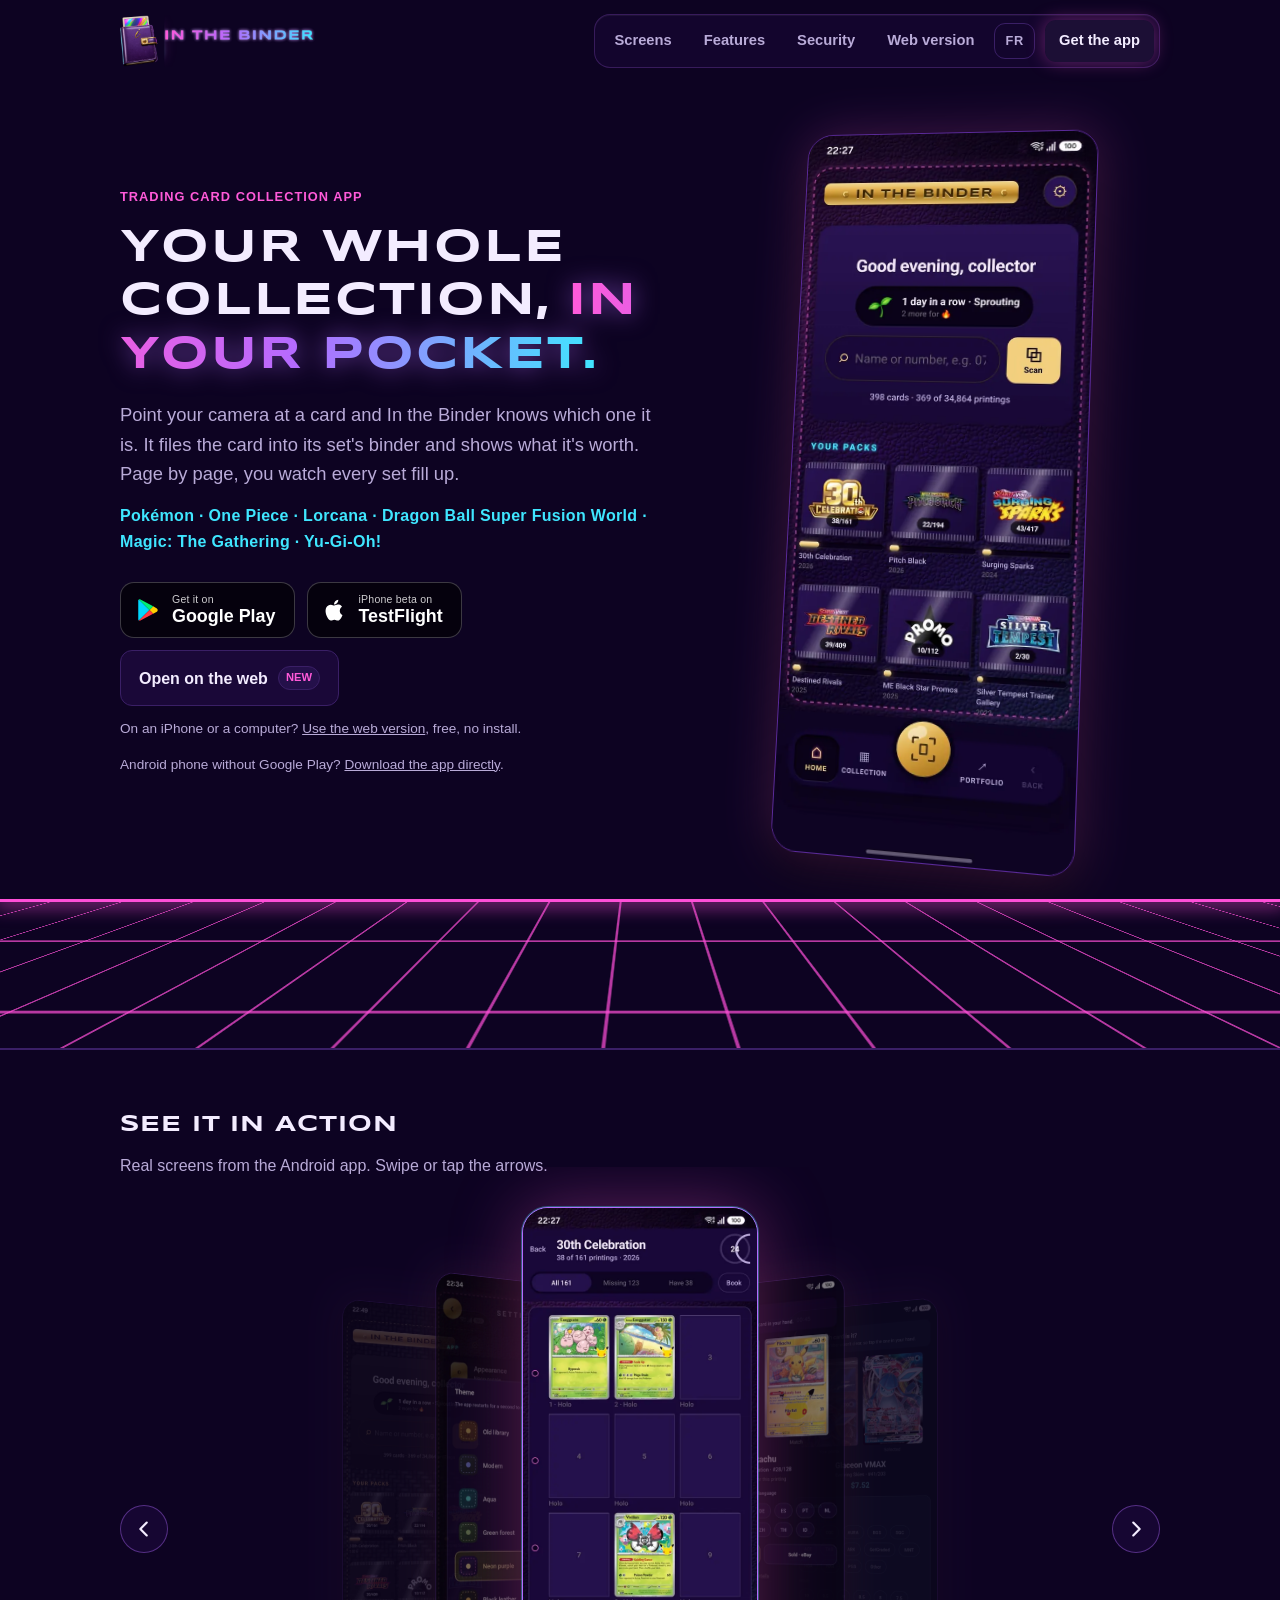
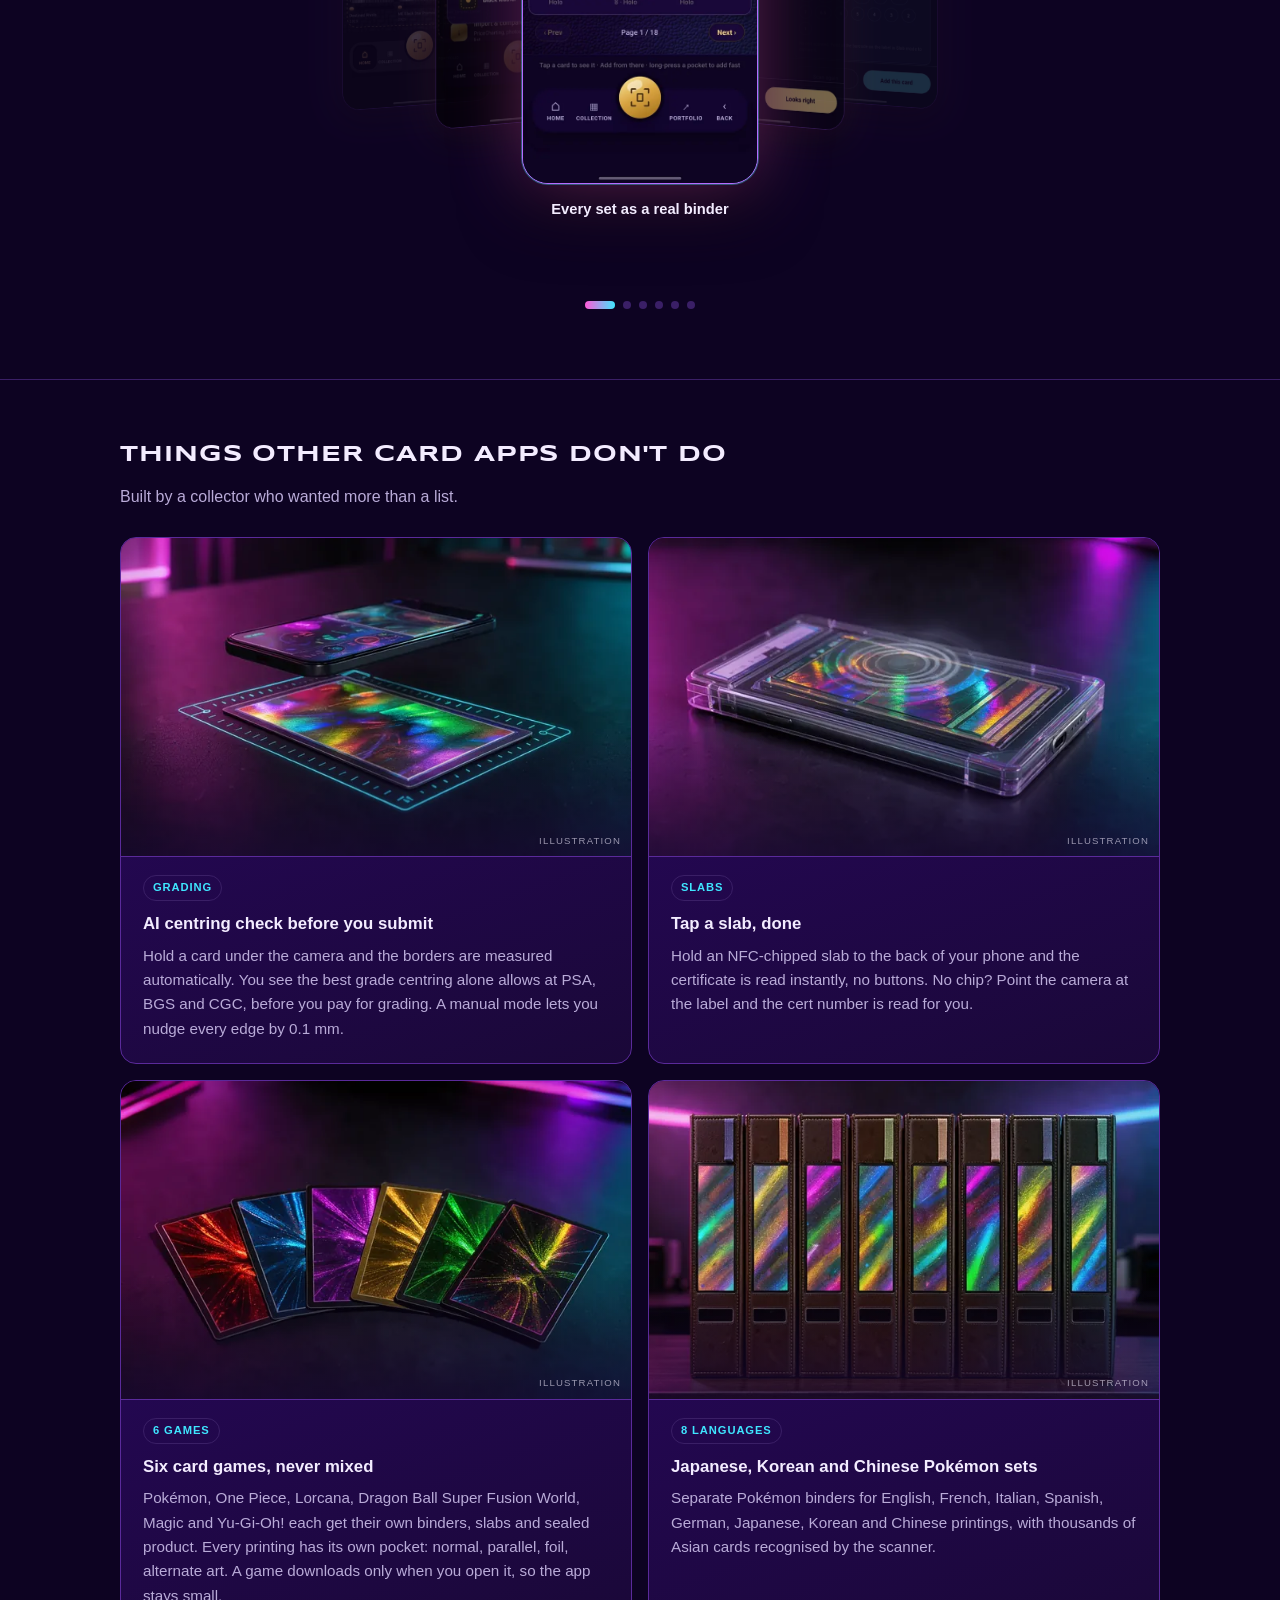
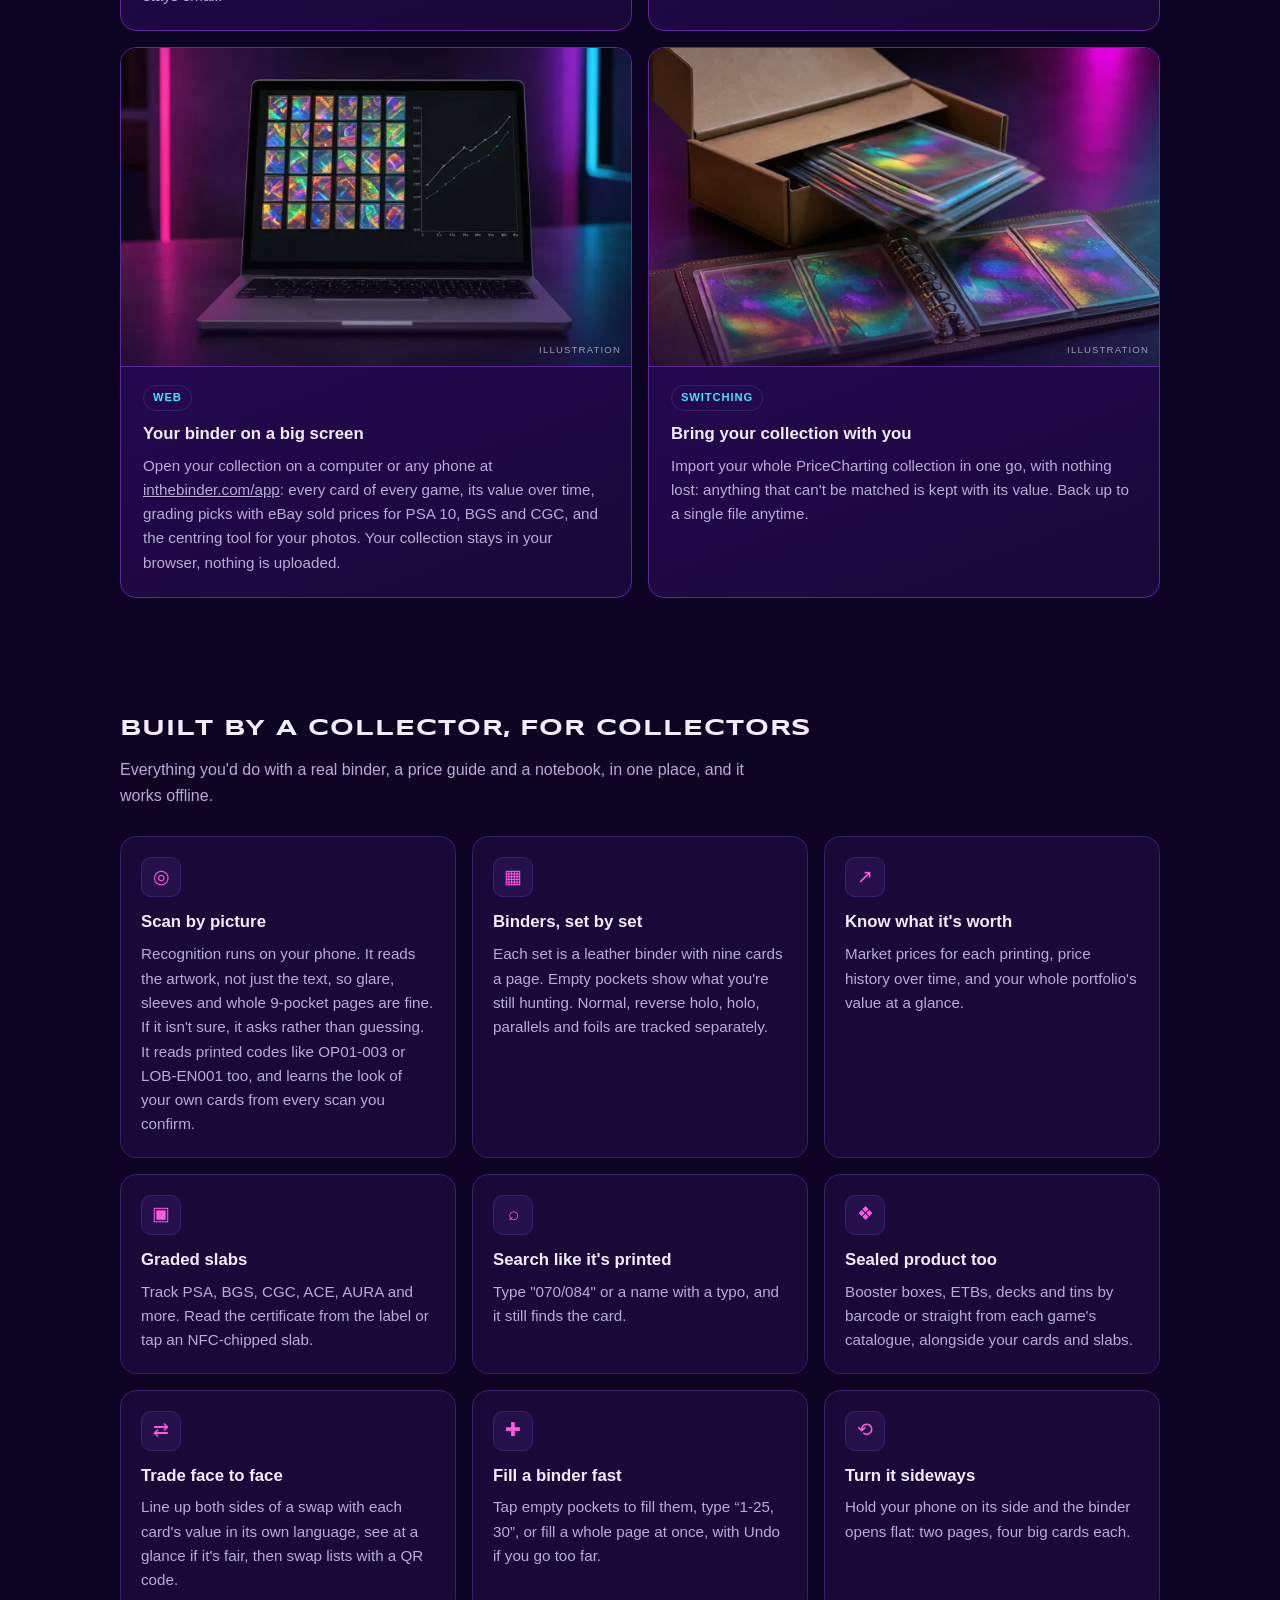
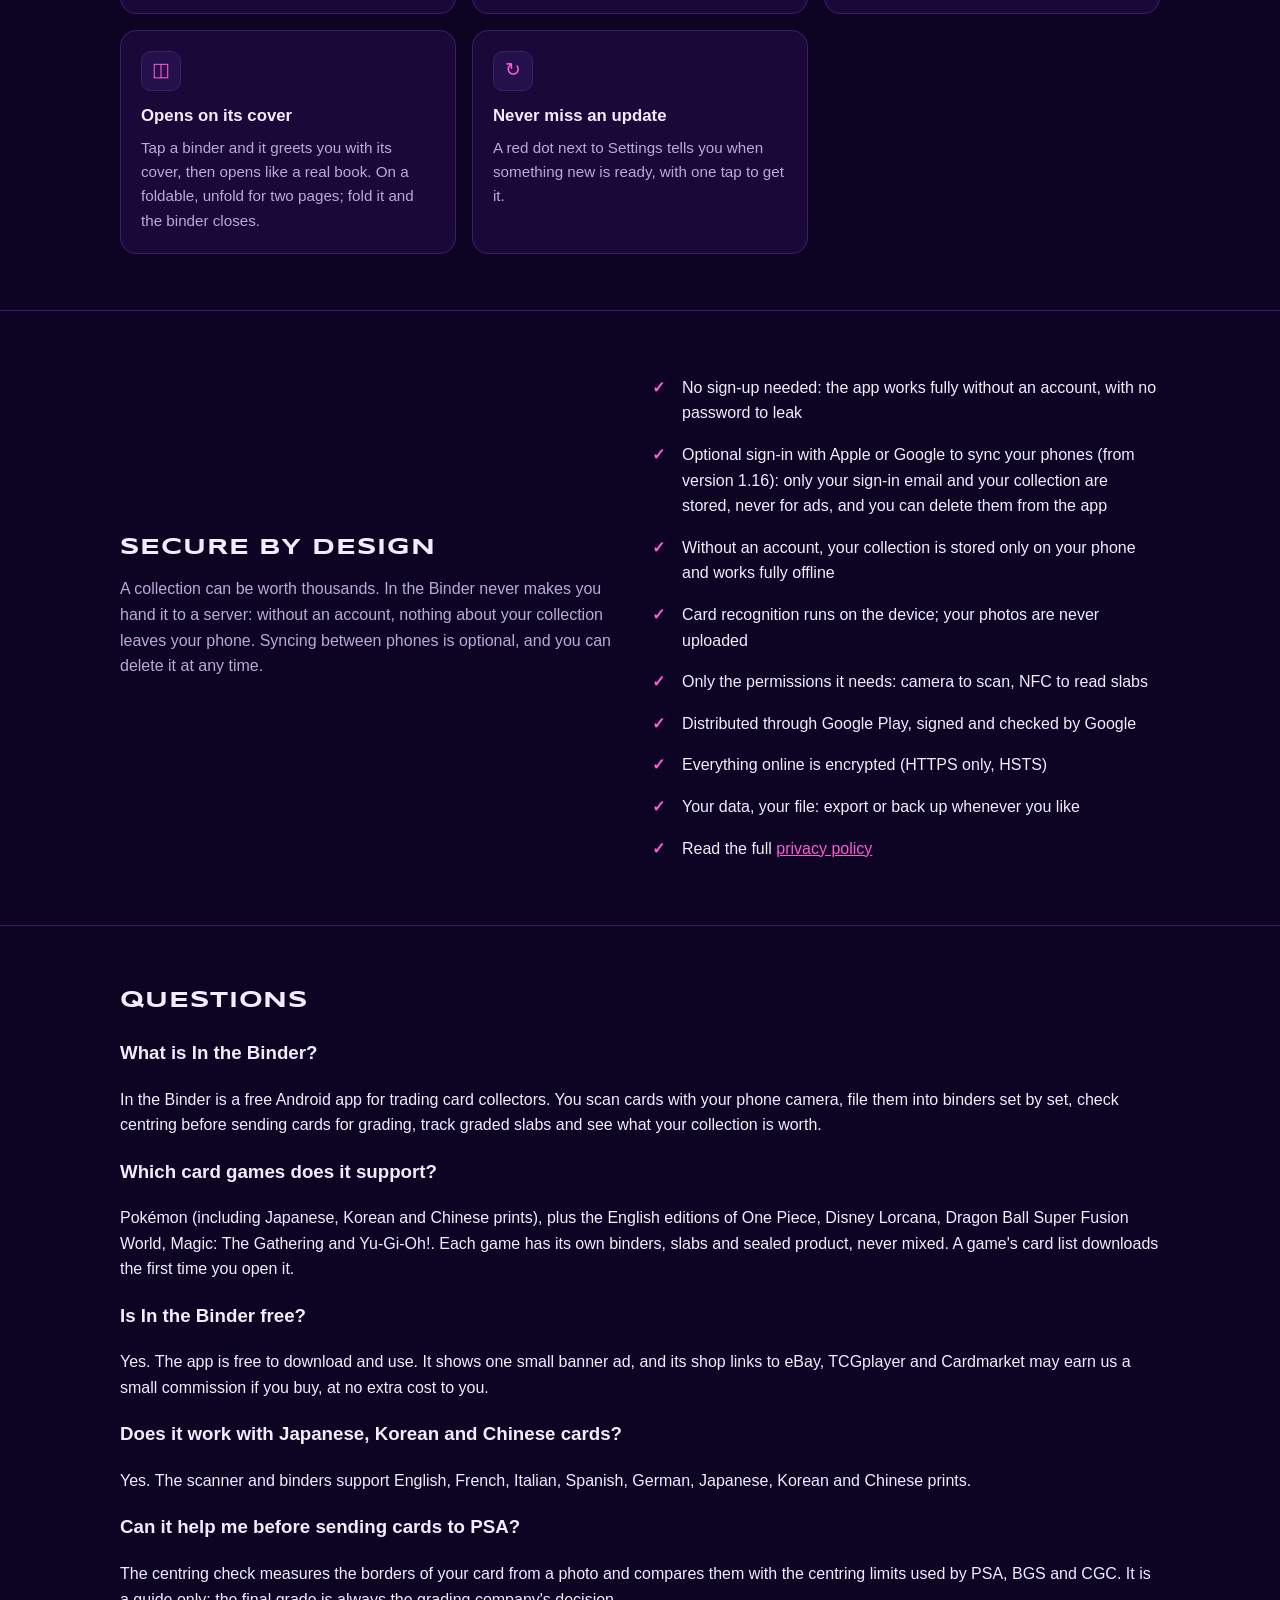
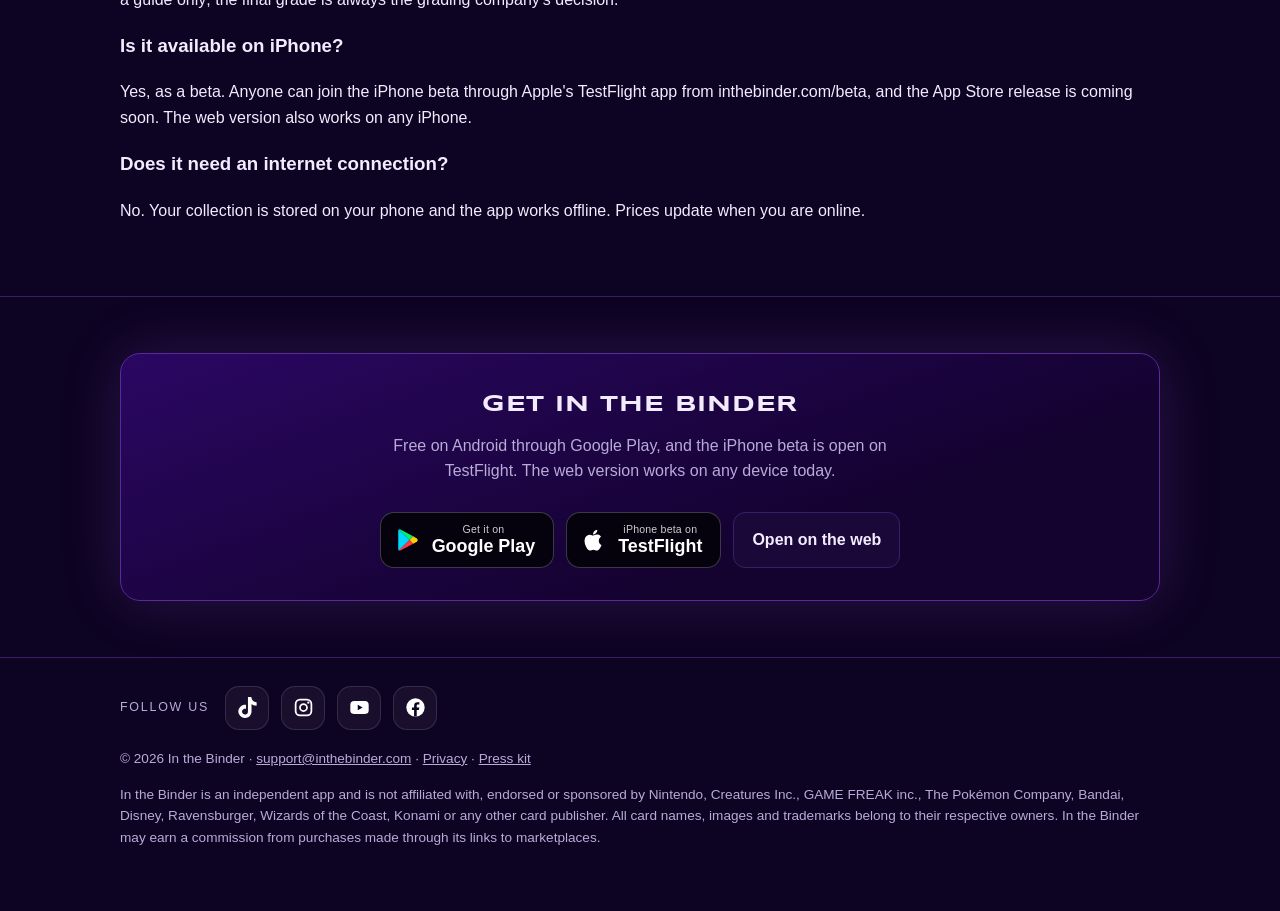
<file: index.html>
<!doctype html>
<html lang="en">
<head>
<meta charset="utf-8">
<meta name='impact-site-verification' value='985993dc-538a-496c-a4ff-d3935fa00ed9'>
<meta name="viewport" content="width=device-width, initial-scale=1">
<title>In the Binder app: card scanner and collection tracker for Pokémon, One Piece, Lorcana and more</title>
<link rel="alternate" hreflang="en" href="https://inthebinder.com/">
<link rel="alternate" hreflang="fr" href="https://inthebinder.com/fr/">
<link rel="alternate" hreflang="x-default" href="https://inthebinder.com/">
<meta name="description" content="In the Binder is a free trading card collection app for Android: Pokémon, One Piece, Disney Lorcana, Dragon Ball Super Fusion World, Magic: The Gathering and Yu-Gi-Oh!. Scan cards with your camera, including Japanese, Korean and Chinese Pokémon prints, file them into binders by set, check centring for PSA grading, track slabs and see what your collection is worth. Works offline.">
<meta property="og:title" content="In the Binder: your card collection, in your pocket">
<meta property="og:description" content="Scan cards, fill your binders set by set, and see what your collection is worth. Free on Android, iPhone beta on TestFlight.">
<meta property="og:type" content="website">
<meta property="og:site_name" content="In the Binder">
<meta property="og:locale" content="en_GB">
<meta property="og:url" content="https://inthebinder.com/">
<meta property="og:image" content="https://inthebinder.com/og-image.png">
<meta property="og:image:width" content="1200">
<meta property="og:image:height" content="630">
<meta name="twitter:card" content="summary_large_image">
<meta name="theme-color" content="#14022f">
<link rel="canonical" href="https://inthebinder.com/">
<link rel="apple-touch-icon" href="/apple-touch-icon.png">
<script type="application/ld+json">
{"@context":"https://schema.org","@graph":[{"@type":"Organization","@id":"https://inthebinder.com/#org","name":"In the Binder","url":"https://inthebinder.com/","sameAs":["https://www.tiktok.com/@in.the.binder","https://www.instagram.com/in.the.binder/","https://www.youtube.com/@in.the.binder","https://www.facebook.com/profile.php?id=61596048744806"],"logo":"https://inthebinder.com/press/icon-512.png","email":"support@inthebinder.com"},{"@type":"WebSite","@id":"https://inthebinder.com/#site","name":"In the Binder","alternateName":["In the Binder app","InTheBinder"],"url":"https://inthebinder.com/","publisher":{"@id":"https://inthebinder.com/#org"},"inLanguage":"en-GB"},{"@type":"FAQPage","mainEntity":[{"@type":"Question","name":"What is In the Binder?","acceptedAnswer":{"@type":"Answer","text":"In the Binder is a free Android app for trading card collectors. You scan cards with your phone camera, file them into binders set by set, check centring before sending cards for grading, track graded slabs and see what your collection is worth."}},{"@type":"Question","name":"Which card games does it support?","acceptedAnswer":{"@type":"Answer","text":"Pokémon (including Japanese, Korean and Chinese prints), plus the English editions of One Piece, Disney Lorcana, Dragon Ball Super Fusion World, Magic: The Gathering and Yu-Gi-Oh!. Each game has its own binders, slabs and sealed product, never mixed. A game's card list downloads the first time you open it."}},{"@type":"Question","name":"Is In the Binder free?","acceptedAnswer":{"@type":"Answer","text":"Yes. The app is free to download and use. It shows one small banner ad, and its shop links to eBay, TCGplayer and Cardmarket may earn us a small commission if you buy, at no extra cost to you."}},{"@type":"Question","name":"Does it work with Japanese, Korean and Chinese cards?","acceptedAnswer":{"@type":"Answer","text":"Yes. The scanner and binders support English, French, Italian, Spanish, German, Japanese, Korean and Chinese prints."}},{"@type":"Question","name":"Can it help me before sending cards to PSA?","acceptedAnswer":{"@type":"Answer","text":"The centring check measures the borders of your card from a photo and compares them with the centring limits used by PSA, BGS and CGC. It is a guide only; the final grade is always the grading company's decision."}},{"@type":"Question","name":"Is it available on iPhone?","acceptedAnswer":{"@type":"Answer","text":"Yes, as a beta. Anyone can join the iPhone beta through Apple's TestFlight app from inthebinder.com/beta, and the App Store release is coming soon. The web version also works on any iPhone."}},{"@type":"Question","name":"Does it need an internet connection?","acceptedAnswer":{"@type":"Answer","text":"No. Your collection is stored on your phone and the app works offline. Prices update when you are online."}}]},{"@type":"SoftwareApplication","publisher":{"@id":"https://inthebinder.com/#org"},"name":"In the Binder","operatingSystem":"Android","applicationCategory":"UtilitiesApplication","description":"Scan trading cards with your camera (Pokémon, One Piece, Disney Lorcana, Dragon Ball Super Fusion World, Magic: The Gathering and Yu-Gi-Oh!), file them into binders by set, track graded slabs and see what your collection is worth. Works offline.","featureList":["Camera card scanner","Pokémon, One Piece, Disney Lorcana, Dragon Ball Super Fusion World, Magic: The Gathering and Yu-Gi-Oh!","English, French, Italian, Spanish, German, Japanese, Korean and Chinese cards","Binders by set with missing-card tracking","Centring check for PSA, BGS and CGC grading","Graded slab and NFC tag reading","Collection value and price tracking","PriceCharting import and CSV backup"],"keywords":"pokemon card scanner, one piece card scanner, lorcana collection tracker, mtg collection app, yugioh card scanner, TCG collection tracker, PSA grading centering, card binder app, Japanese pokemon cards","inLanguage":"en-GB","offers":{"@type":"Offer","price":"0","priceCurrency":"GBP"},"url":"https://inthebinder.com/","downloadUrl":"https://play.google.com/store/apps/details?id=com.inthebinder.app","author":{"@id":"https://inthebinder.com/#org"}}]}
</script>
<link rel="icon" type="image/svg+xml" href="/favicon.svg">
<link rel="icon" type="image/png" href="/favicon.png">
<style>
  :root {
    --bg:#0d0322; --panel:#1a0838; --panel2:#24104a; --line:#3a1f66;
    --text:#f3ecff; --dim:#b9abd8; --gold:#ff5ad9; --gold2:#3fe6ff;
    --leather:#3a2417; --leather2:#24160e;
  }
  @font-face{font-family:"Syncopate";font-weight:700;font-display:swap;src:url(/fonts/Syncopate-Bold.woff2) format("woff2")}
  @font-face{font-family:"Syncopate";font-weight:400;font-display:swap;src:url(/fonts/Syncopate-Regular.woff2) format("woff2")}
  h1, h2 { font-family:"Syncopate", "Segoe UI", sans-serif; font-weight:700; text-transform:uppercase; letter-spacing:.04em; }
  * { box-sizing:border-box; }
  html, body { margin:0; background:var(--bg); color:var(--text);
    font:16px/1.6 -apple-system, "Segoe UI", Roboto, Helvetica, Arial, sans-serif; }
  a { color:var(--gold); }
  .wrap { max-width:1080px; margin:0 auto; padding:0 20px; }
  .games { color:var(--gold2); font-weight:700; letter-spacing:.02em; margin:-4px 0 18px; }

  header { display:flex; align-items:center; justify-content:space-between; padding:20px 0; }
  .brand { display:flex; align-items:center; gap:10px; font-weight:800; font-size:1.25rem; letter-spacing:-0.02em; text-decoration:none; color:var(--text); }
  .mark { width:34px; height:34px; border-radius:9px; background:var(--panel); border:1px solid var(--line); display:grid; place-items:center; }

  .hero { display:grid; grid-template-columns:1.1fr .9fr; gap:40px; align-items:center; padding:40px 0 64px; }
  .eyebrow { color:var(--gold); font-weight:700; letter-spacing:.08em; text-transform:uppercase; font-size:.8rem; }
  h1 { font-size:clamp(1.7rem, 4.2vw, 2.9rem); line-height:1.15; margin:.3em 0 .4em; }
  h1 .holo { filter:drop-shadow(0 0 12px rgba(180,107,255,.55)); background:linear-gradient(90deg,#ff5ad9,#b46bff 45%,#3fe6ff); -webkit-background-clip:text; background-clip:text; color:transparent; }
  .lead { color:var(--dim); font-size:1.15rem; max-width:34em; }
  .cta { display:flex; flex-wrap:wrap; gap:12px; margin-top:28px; }
  .btn { display:inline-flex; align-items:center; gap:10px; padding:12px 18px; border-radius:12px; font-weight:700; text-decoration:none; border:1px solid var(--line); background:var(--panel); color:var(--text); }
  .btn.primary { background:linear-gradient(90deg,#ff5ad9,#b46bff 45%,#3fe6ff); color:#10031f; border-color:transparent; box-shadow:0 0 24px rgba(255,90,217,.35); }
  .btn small { display:block; font-weight:500; font-size:.72rem; opacity:.75; line-height:1.1; }
  .btn .soon { font-size:.7rem; font-weight:800; padding:2px 7px; border-radius:99px; background:var(--panel2); color:var(--gold); border:1px solid var(--line); }
  .note { color:var(--dim); font-size:.85rem; margin-top:12px; }

  /* Phone mock: a binder page of abstract holo cards (no real card art) */
  .phone { justify-self:center; width:min(300px, 80vw); aspect-ratio:9/18.5; border-radius:38px; padding:12px; background:#1a1a1c; border:1px solid #333; box-shadow:0 30px 80px rgba(0,0,0,.6), inset 0 0 0 2px #0f0f10; }
  .screen { height:100%; border-radius:28px; overflow:hidden; background:var(--bg); display:flex; flex-direction:column; }
  .bar { padding:14px 14px 8px; display:flex; justify-content:space-between; align-items:center; font-size:.8rem; }
  .bar b { font-size:.95rem; }
  .book { margin:6px 10px; flex:1; display:flex; border-radius:12px; padding:7px 9px 7px 4px; background:linear-gradient(135deg,#3a2417,#24160e); border:1px solid #4a3020; box-shadow:inset 0 0 0 1px rgba(217,164,65,.35), 0 8px 20px rgba(0,0,0,.5); border-right:5px solid #c99a36; }
  .pager { display:flex; justify-content:space-between; padding:6px 22px 2px; color:var(--dim); font-size:.68rem; }
  .pager span:first-child, .pager span:last-child { color:var(--gold); font-weight:700; }
  .page { flex:1; border-radius:14px; background:var(--panel); border:1px solid var(--line); display:grid; grid-template-columns:repeat(3, minmax(0, 1fr)); align-content:center; gap:7px; padding:10px 10px 10px 18px; position:relative; }
  .card { min-width:0; }
  .page::before { content:""; position:absolute; left:6px; top:18%; bottom:18%; width:5px; background:radial-gradient(circle, var(--gold) 2.5px, transparent 3px) 0 0/5px 33%; opacity:.7; }
  .card { aspect-ratio:63/88; border-radius:5px; background:var(--panel2); border:1px solid var(--line); }
  .card.own { background:linear-gradient(135deg, #3b2a55, #1f4b6b 45%, #6b5a1f 80%); position:relative; overflow:hidden; border-color:#4a4a50; }
  .card.own::after { content:""; position:absolute; inset:0; background:linear-gradient(115deg, transparent 30%, rgba(255,255,255,.35) 45%, transparent 60%); animation:shine 3.5s ease-in-out infinite; }
  .card.own:nth-child(3n)::after { animation-delay:1.2s; }
  .card.own:nth-child(4n)::after { animation-delay:2.1s; }
  @keyframes shine { 0%,100% { transform:translateX(-120%); } 50% { transform:translateX(120%); } }
  @media (prefers-reduced-motion: reduce) { .card.own::after { animation:none; } }
  .navbar { display:flex; justify-content:space-around; padding:10px 0 14px; color:var(--dim); font-size:.7rem; }
  .navbar .scan { width:38px; height:38px; margin-top:-16px; border-radius:50%; background:linear-gradient(90deg,#ff5ad9,#b46bff 45%,#3fe6ff); color:#111; display:grid; place-items:center; font-weight:900; font-size:1.2rem; }

  section { padding:56px 0; border-top:1px solid var(--line); }
  #features { border-top:0; }
  h2 { font-size:clamp(1.1rem, 2.2vw, 1.45rem); margin:0 0 10px; }
  .sub { color:var(--dim); max-width:40em; margin:0 0 28px; }
  .grid { display:grid; grid-template-columns:repeat(3, 1fr); gap:16px; }
  .feat { background:var(--panel); border:1px solid var(--line); border-radius:16px; padding:20px; }
  .feat .ico { width:40px; height:40px; border-radius:10px; display:grid; place-items:center; background:var(--panel2); border:1px solid var(--line); color:var(--gold); font-size:1.2rem; margin-bottom:12px; }
  .feat h3 { margin:0 0 6px; font-size:1.05rem; }
  .feat p { margin:0; color:var(--dim); font-size:.95rem; }

  .privacy { display:grid; grid-template-columns:1fr 1fr; gap:24px; align-items:center; }
  .check { list-style:none; padding:0; margin:0; }
  .check li { padding:8px 0 8px 30px; position:relative; }
  .check li::before { content:"✓"; position:absolute; left:0; color:var(--gold); font-weight:900; }

  .beta { background:linear-gradient(160deg,#2a0763,#14022f 70%); border:1px solid #5a2a9a; box-shadow:0 0 60px rgba(180,107,255,.18); border-radius:20px; padding:32px; text-align:center; }
  .beta p { color:var(--dim); max-width:34em; margin:8px auto 20px; }

  .floor { height:150px; margin-top:-20px; position:relative; overflow:hidden; border-bottom:1px solid var(--line); }
  .floor::before { content:""; position:absolute; left:0; right:0; top:0; height:3px; background:#ff4fd8; box-shadow:0 0 18px 5px rgba(255,79,216,.55); }
  .floor::after { content:""; position:absolute; left:-50%; right:-50%; top:0; height:400px; transform-origin:50% 0; transform:perspective(300px) rotateX(62deg);
    background-image:linear-gradient(rgba(255,79,216,.7) 2px,transparent 2px),linear-gradient(90deg,rgba(255,79,216,.7) 2px,transparent 2px); background-size:70px 70px; }
  footer { border-top:1px solid var(--line); padding:28px 0 48px; color:var(--dim); font-size:.85rem; }
  footer .row { display:flex; flex-wrap:wrap; gap:18px; justify-content:space-between; }
  footer a { color:var(--dim); }

  .shot { width:100%; height:auto; max-width:300px; aspect-ratio:540/1320; border-radius:26px; border:1px solid #5a2a9a; box-shadow:0 0 50px rgba(255,90,217,.22),0 20px 40px rgba(0,0,0,.6); display:block; object-fit:cover; background:var(--panel); }
  .hero .shot { margin:0 auto; transform:rotate(2deg); }
  .gallery { display:flex; gap:18px; overflow-x:auto; scroll-snap-type:x mandatory; padding:6px 2px 18px; }
  .gallery figure { margin:0; flex:0 0 220px; scroll-snap-align:start; }
  .gallery figcaption { color:var(--dim); font-size:.85rem; margin-top:10px; text-align:center; }
  .excl { display:grid; grid-template-columns:repeat(2,minmax(0,1fr)); gap:16px; }
  .excl .feat { border-color:#5a2a9a; background:linear-gradient(160deg,#2a0763,#1a0838); }
  .tag { display:inline-block; font-size:.7rem; font-weight:800; letter-spacing:.08em; padding:3px 9px; border-radius:99px; border:1px solid var(--line); color:var(--gold2); margin-bottom:10px; }
  @media (max-width: 820px) {
    .excl { grid-template-columns:1fr; }
    .hero { grid-template-columns:1fr; padding-top:16px; }
    .grid { grid-template-columns:1fr; }
    .privacy { grid-template-columns:1fr; }
  }

  /* ---------- Top menu: a glass pill with a holo underline that follows the section you're on ---------- */
  header { position:sticky; top:0; z-index:40; margin:0 -20px; padding:14px 20px; transition:background .3s, backdrop-filter .3s; }
  header.scrolled { background:rgba(13,3,34,.72); backdrop-filter:blur(14px) saturate(1.3); -webkit-backdrop-filter:blur(14px) saturate(1.3); }
  .brand img { height:52px; width:auto; }
  .topnav { display:flex; align-items:center; gap:4px; padding:5px; border-radius:16px; background:rgba(26,8,56,.55); border:1px solid rgba(180,107,255,.22); box-shadow:inset 0 1px 0 rgba(255,255,255,.05); }
  .topnav a { position:relative; color:var(--dim); text-decoration:none; font-size:.92rem; font-weight:600; padding:9px 14px; border-radius:11px; transition:color .2s, background .2s; }
  .topnav a::after { content:""; position:absolute; left:14px; right:14px; bottom:4px; height:2px; border-radius:2px; background:linear-gradient(90deg,#ff5ad9,#b46bff,#3fe6ff); transform:scaleX(0); transform-origin:left; transition:transform .35s cubic-bezier(.22,1,.36,1); }
  .topnav a:hover, .topnav a.on { color:var(--text); background:rgba(255,255,255,.04); }
  .topnav a:hover::after, .topnav a.on::after { transform:scaleX(1); }
  .topnav .lang-switch { font-size:.8rem; letter-spacing:.06em; color:var(--dim); border:1px solid var(--line); padding:7px 10px; margin:0 2px; }
  .topnav .lang-switch::after { display:none; }
  .topnav .nav-get { color:#10031f; background:linear-gradient(90deg,#ff5ad9,#b46bff 45%,#3fe6ff); background-size:200% 100%; animation:holoShift 6s linear infinite; margin-left:4px; box-shadow:0 0 18px rgba(255,90,217,.35); }
  .topnav .nav-get::after { display:none; }
  .topnav .nav-get:hover { color:#10031f; background:linear-gradient(90deg,#ff5ad9,#b46bff 45%,#3fe6ff); background-size:200% 100%; filter:brightness(1.1); }
  @keyframes holoShift { to { background-position:200% 0; } }

  /* ---------- Store buttons ---------- */
  .store { display:inline-flex; align-items:center; gap:11px; min-height:56px; padding:9px 18px 9px 14px; border-radius:14px; text-decoration:none; color:#fff; background:#05010d; border:1px solid rgba(255,255,255,.22); font-weight:700; font-size:1.12rem; line-height:1.05; transition:transform .2s, box-shadow .2s, border-color .2s; }
  .store small { display:block; font-size:.66rem; font-weight:500; letter-spacing:.02em; opacity:.8; margin-bottom:2px; }
  .store svg { width:26px; height:26px; flex:none; }
  a.store:hover { transform:translateY(-2px); border-color:rgba(63,230,255,.7); box-shadow:0 10px 28px rgba(63,230,255,.18); }
  .store-soon { opacity:.62; cursor:default; position:relative; }
  .store-soon .ico-ap, .store-ios .ico-ap { color:#fff; }
  .cta.center { justify-content:center; }
  .cta .btn { min-height:56px; }

  /* ---------- Hero phone: floats, tilts with the pointer, holo light sweeps the glass ---------- */
  .hero-phone { position:relative; justify-self:center; width:min(300px,78vw); perspective:900px; animation:float 6s ease-in-out infinite; }
  .hero-phone .shot { transform:rotateY(var(--ry,-8deg)) rotateX(var(--rx,4deg)) rotate(2deg); transition:transform .5s cubic-bezier(.22,1,.36,1); max-width:none; }
  .hero-phone .sheen { position:absolute; inset:0; border-radius:26px; overflow:hidden; pointer-events:none; transform:rotateY(var(--ry,-8deg)) rotateX(var(--rx,4deg)) rotate(2deg); transition:transform .5s cubic-bezier(.22,1,.36,1); }
  .hero-phone .sheen::before { content:""; position:absolute; top:-20%; bottom:-20%; width:45%; left:-60%; background:linear-gradient(100deg,transparent,rgba(255,255,255,.16) 40%,rgba(63,230,255,.18) 50%,rgba(255,90,217,.12) 60%,transparent); animation:sweep 5.5s ease-in-out infinite 1.2s; }
  @keyframes float { 0%,100% { transform:translateY(0); } 50% { transform:translateY(-12px); } }
  @keyframes sweep { 0% { left:-60%; } 45%,100% { left:130%; } }

  /* ---------- Screens: a 3D card-flow that turns by itself ---------- */
  html, body { overflow-x:clip; }
  .flow { --fw:clamp(190px, 22vw, 236px); position:relative; overflow:hidden; overflow:clip; overflow-clip-margin:40px; height:calc(var(--fw) * 2.444 + 140px); margin-top:8px; touch-action:pan-y; user-select:none; -webkit-user-select:none; }
  .flow-stage { position:absolute; inset:0 0 70px; perspective:1400px; }
  .flow-item { position:absolute; left:50%; top:0; width:var(--fw); margin:0 0 0 calc(var(--fw) / -2); transition:transform .8s cubic-bezier(.22,1,.36,1), opacity .6s, filter .6s; will-change:transform; cursor:pointer; }
  .flow-item .shot { max-width:none; transition:box-shadow .6s, border-color .6s; }
  .flow-item figcaption { color:var(--text); font-weight:700; font-size:.92rem; margin-top:14px; text-align:center; opacity:0; transform:translateY(6px); transition:opacity .5s .15s, transform .5s .15s; }
  .flow-item.is-on { cursor:default; }
  .flow-item.is-on .shot { border-color:#b46bff; box-shadow:0 0 0 1px rgba(63,230,255,.35), 0 0 70px rgba(255,90,217,.35), 0 30px 60px rgba(0,0,0,.7); }
  .flow-item.is-on figcaption { opacity:1; transform:none; }
  .flow-arrow { position:absolute; top:calc(50% - 60px); z-index:30; width:48px; height:48px; border-radius:50%; display:grid; place-items:center; cursor:pointer; color:var(--text); background:rgba(26,8,56,.75); border:1px solid rgba(180,107,255,.4); backdrop-filter:blur(8px); transition:transform .2s, border-color .2s; }
  .flow-arrow:hover { transform:scale(1.08); border-color:#3fe6ff; }
  .flow-arrow svg { width:22px; height:22px; fill:none; stroke:currentColor; stroke-width:2.4; stroke-linecap:round; stroke-linejoin:round; }
  .flow-arrow.prev { left:0; } .flow-arrow.next { right:0; }
  .flow-dots { position:absolute; left:0; right:0; bottom:14px; display:flex; justify-content:center; gap:8px; }
  .flow-dots i { width:8px; height:8px; border-radius:99px; background:var(--line); transition:width .4s, background .4s; }
  .flow-dots i.on { width:30px; background:linear-gradient(90deg,#ff5ad9,#3fe6ff); }
  .flow-dots i.on::after { content:none; }

  /* ---------- Neon floor now glides towards you ---------- */
  .floor::after { animation:floorRun 3.2s linear infinite; }
  @keyframes floorRun { to { background-position:0 70px, 0 0; } }

  /* ---------- Phone dock (mobile menu), shaped like the app's own tab bar ---------- */
  .dock { display:none; }
  @media (max-width: 820px) {
    header { padding:10px 16px; margin:0 -20px; }
    .brand img { height:44px; }
    .topnav { background:none; border:0; box-shadow:none; padding:0; }
    .topnav a:not(.lang-switch) { display:none; }
    .hero { gap:28px; }
    .hero-phone { width:min(270px,72vw); }
    .cta { gap:10px; }
    .cta > * { flex:1 1 100%; justify-content:center; }
    .store { justify-content:center; }
    .flow-arrow { display:none; }
    .flow { --fw:min(56vw, 236px); }
    .dock { display:flex; position:fixed; z-index:50; left:12px; right:12px; bottom:max(12px, env(safe-area-inset-bottom)); align-items:flex-end; justify-content:space-around; padding:8px 6px 7px; border-radius:22px; background:rgba(20,6,44,.82); border:1px solid rgba(180,107,255,.3); backdrop-filter:blur(16px) saturate(1.4); -webkit-backdrop-filter:blur(16px) saturate(1.4); box-shadow:0 14px 40px rgba(0,0,0,.55); transform:translateY(140%); transition:transform .45s cubic-bezier(.22,1,.36,1); }
    .dock.show { transform:none; }
    .dock a { flex:1; display:flex; flex-direction:column; align-items:center; gap:3px; color:var(--dim); text-decoration:none; font-size:.66rem; font-weight:600; padding:4px 0; border-radius:12px; }
    .dock a svg { width:22px; height:22px; fill:none; stroke:currentColor; stroke-width:1.8; stroke-linecap:round; stroke-linejoin:round; }
    .dock a.on { color:var(--text); }
    .dock a.on svg { stroke:#3fe6ff; filter:drop-shadow(0 0 6px rgba(63,230,255,.6)); }
    .dock .dock-get { flex:0 0 58px; height:58px; margin-top:-26px; border-radius:50%; justify-content:center; color:#10031f; background:linear-gradient(135deg,#ff5ad9,#b46bff 50%,#3fe6ff); box-shadow:0 0 0 5px rgba(13,3,34,.9), 0 8px 26px rgba(255,90,217,.5); }
    .dock .dock-get svg { width:26px; height:26px; stroke-width:2.2; }
    footer { padding-bottom:120px; }
  }
  @media (prefers-reduced-motion: reduce) {
    .hero-phone, .hero-phone .sheen::before, .floor::after, .topnav .nav-get { animation:none; }
    .flow-item, .dock { transition:none; }
  }

  /* feature pictures in "Things other card apps don't do" */
  .excl .feat.has-pic { padding:0 0 22px; overflow:hidden; }
  .excl .feat.has-pic > :not(.feat-pic) { margin-left:22px; margin-right:22px; }
  .feat-pic { position:relative; margin:0 0 16px; aspect-ratio:16/10; overflow:hidden; border-bottom:1px solid #5a2a9a; background:#120430; }
  .feat-pic img { display:block; width:100%; height:100%; object-fit:cover; transition:transform .9s cubic-bezier(.22,1,.36,1); }
  .feat.has-pic:hover .feat-pic img { transform:scale(1.05); }
  .feat-pic::after { content:""; position:absolute; inset:0; background:linear-gradient(to bottom, transparent 60%, rgba(26,8,56,.65)); pointer-events:none; }
  .pic-tag { position:absolute; z-index:1; right:10px; bottom:8px; font-size:.6rem; letter-spacing:.12em; text-transform:uppercase; color:rgba(243,236,255,.6); }

/* social links (footer) */
.social{display:flex;flex-wrap:wrap;gap:12px;align-items:center;margin:0 0 18px}
.social .lbl{font-size:.78rem;letter-spacing:.14em;text-transform:uppercase;color:var(--dim,#a99cc8);margin-right:4px}
.social a{width:44px;height:44px;border-radius:14px;display:grid;place-items:center;color:#fff;background:rgba(255,255,255,.05);border:1px solid rgba(255,255,255,.12);transition:transform .15s,border-color .15s,background .15s}
.social a:hover,.social a:focus-visible{transform:translateY(-2px);border-color:#e9c46a;background:rgba(233,196,106,.12)}
.social svg{width:21px;height:21px}
</style>
<script>(function(){try{var K='h7k_lang',p=location.pathname,onFr=/^\/fr(\/|$)/.test(p),s=null;try{s=localStorage.getItem(K)}catch(e){}document.addEventListener('click',function(e){var a=e.target.closest&&e.target.closest('[data-lang]');if(a){try{localStorage.setItem(K,a.getAttribute('data-lang'))}catch(e){}}});if(onFr||s)return;var L=(navigator.languages||[navigator.language||'']).join(',').toLowerCase();if(/(^|,)fr(-[a-z]+)?(,|$)/.test(L)){location.replace((p==='/'?'/fr/':'/fr'+p)+location.search+location.hash)}}catch(e){}})();</script>
</head>
<body>
<div class="wrap">
  <header>
    <a class="brand" href="/"><img src="/logo.png" alt="In the Binder" height="64" style="display:block"></a>
    <nav class="topnav" aria-label="Main">
      <a href="#screens">Screens</a>
      <a href="#features">Features</a>
      <a href="#security">Security</a>
      <a href="/app/">Web version</a><a href="/fr/" class="lang-switch" data-lang="fr" aria-label="Version française">FR</a>
      <a class="nav-get" href="#get">Get the app</a>
    </nav>
  </header>

  <div class="hero">
    <div>
      <div class="eyebrow">Trading card collection app</div>
      <h1>Your whole collection, <span class="holo">in your pocket.</span></h1>
      <p class="lead">Point your camera at a card and In the Binder knows which one it is. It files the card into its set's binder and shows what it's worth. Page by page, you watch every set fill up.</p>
      <p class="games">Pokémon · One Piece · Lorcana · Dragon Ball Super Fusion World · Magic: The Gathering · Yu-Gi-Oh!</p>
      <div class="cta">
        <a class="store" href="https://play.google.com/store/apps/details?id=com.inthebinder.app" rel="noopener"><svg class="ico-gp" viewBox="0 0 24 24" aria-hidden="true"><path fill="#00d7fe" d="M3.6 2.2 13.4 12l-9.8 9.8c-.4-.2-.6-.6-.6-1.1V3.3c0-.5.2-.9.6-1.1z"/><path fill="#ffce00" d="m16.8 8.6 3.4 1.9c1 .6 1 2.4 0 3l-3.4 1.9L13.4 12z"/><path fill="#ff3a44" d="M16.8 15.4 13.4 12l-9.8 9.8c.4.2.9.2 1.4-.1z"/><path fill="#00f076" d="M5 2.3c-.5-.3-1-.3-1.4-.1L13.4 12l3.4-3.4z"/></svg><span><small>Get it on</small>Google Play</span></a>
        <a class="store store-ios" href="/beta/#iphone"><svg class="ico-ap" viewBox="0 0 24 24" aria-hidden="true"><path fill="currentColor" d="M16.4 12.6c0-2.4 2-3.6 2.1-3.7-1.1-1.7-2.9-1.9-3.5-1.9-1.5-.2-2.9.9-3.7.9-.8 0-1.9-.9-3.2-.8-1.6 0-3.1 1-4 2.4-1.7 3-.4 7.4 1.2 9.8.8 1.2 1.8 2.5 3 2.4 1.2 0 1.7-.8 3.1-.8 1.5 0 1.9.8 3.2.8 1.3 0 2.2-1.2 3-2.4.9-1.4 1.3-2.7 1.3-2.8-.1 0-2.5-1-2.5-3.9zM14 5.5c.7-.8 1.1-1.9 1-3-1 0-2.1.7-2.8 1.5-.6.7-1.2 1.8-1 2.9 1 .1 2.1-.6 2.8-1.4z"/></svg><span><small>iPhone beta on</small>TestFlight</span></a>
        <a class="btn" href="/app/">Open on the web <span class="soon">NEW</span></a>
      </div>
      <p class="note">On an iPhone or a computer? <a href="/app/" style="color:inherit;text-decoration:underline">Use the web version</a>, free, no install.</p>
      <p class="note">Android phone without Google Play? <a href="/download/" style="color:inherit;text-decoration:underline">Download the app directly</a>.</p>
    </div>

    <div class="hero-phone" id="heroPhone"><img class="shot" src="/shots/home.webp" width="540" height="1320" alt="In the Binder home screen showing the collector's sets with progress" fetchpriority="high"><i class="sheen" aria-hidden="true"></i></div>
  </div>
</div>
<div class="floor" aria-hidden="true"></div>

<section id="screens">
  <div class="wrap">
    <h2>See it in action</h2>
    <p class="sub">Real screens from the Android app. Swipe or tap the arrows.</p>
    <div class="flow" id="flow" aria-roledescription="carousel" aria-label="App screens">
     <div class="flow-stage">
      <figure class="flow-item"><img class="shot" src="/shots/binder.webp" width="540" height="1320" loading="lazy" alt="A set shown as binder pages, nine pockets a page"><figcaption>Every set as a real binder</figcaption></figure>
      <figure class="flow-item"><img class="shot" src="/shots/scan-match.webp" width="540" height="1320" loading="lazy" alt="Scanner matching a photographed card to its printing"><figcaption>Scan: your photo next to the match</figcaption></figure>
      <figure class="flow-item"><img class="shot" src="/shots/scan-slab.webp" width="540" height="1320" loading="lazy" alt="A PSA graded slab recognised with grader and grade"><figcaption>Graded slabs, PSA to CGC</figcaption></figure>
      <figure class="flow-item"><img class="shot" src="/shots/collection.webp" width="540" height="1320" loading="lazy" alt="Collection shelf of binders with language tabs"><figcaption>Binders per language</figcaption></figure>
      <figure class="flow-item"><img class="shot" src="/shots/carbon.webp" width="540" height="1320" loading="lazy" alt="Home screen in the carbon fibre theme"><figcaption>Themes: carbon, underwater, forest…</figcaption></figure>
      <figure class="flow-item"><img class="shot" src="/shots/settings.webp" width="540" height="1320" loading="lazy" alt="Theme picker in settings"><figcaption>Make it yours</figcaption></figure>
     </div>
     <button class="flow-arrow prev" type="button" aria-label="Previous screen"><svg viewBox="0 0 24 24" aria-hidden="true"><path d="M15 5l-7 7 7 7"/></svg></button>
     <button class="flow-arrow next" type="button" aria-label="Next screen"><svg viewBox="0 0 24 24" aria-hidden="true"><path d="M9 5l7 7-7 7"/></svg></button>
     <div class="flow-dots" aria-hidden="true"></div>
    </div>
  </div>
</section>

<section id="exclusive">
  <div class="wrap">
    <h2>Things other card apps don't do</h2>
    <p class="sub">Built by a collector who wanted more than a list.</p>
    <div class="excl">
      <div class="feat has-pic"><figure class="feat-pic"><img src="/shots/feat/itb-grading-640.webp" srcset="/shots/feat/itb-grading-640.webp 640w, /shots/feat/itb-grading-1024.webp 1024w" sizes="(max-width: 820px) 92vw, 520px" width="1280" height="800" loading="lazy" decoding="async" alt="A card framed by measurement guides along its four borders"><span class="pic-tag">Illustration</span></figure><span class="tag">GRADING</span><h3>AI centring check before you submit</h3><p>Hold a card under the camera and the borders are measured automatically. You see the best grade centring alone allows at PSA, BGS and CGC, before you pay for grading. A manual mode lets you nudge every edge by 0.1 mm.</p></div>
      <div class="feat has-pic"><figure class="feat-pic"><img src="/shots/feat/itb-slabs-640.webp" srcset="/shots/feat/itb-slabs-640.webp 640w, /shots/feat/itb-slabs-1024.webp 1024w" sizes="(max-width: 820px) 92vw, 520px" width="1280" height="800" loading="lazy" decoding="async" alt="A graded slab tapped against the back of a phone"><span class="pic-tag">Illustration</span></figure><span class="tag">SLABS</span><h3>Tap a slab, done</h3><p>Hold an NFC-chipped slab to the back of your phone and the certificate is read instantly, no buttons. No chip? Point the camera at the label and the cert number is read for you.</p></div>
      <div class="feat has-pic"><figure class="feat-pic"><img src="/shots/feat/itb-games-640.webp" srcset="/shots/feat/itb-games-640.webp 640w, /shots/feat/itb-games-1024.webp 1024w" sizes="(max-width: 820px) 92vw, 520px" width="1280" height="800" loading="lazy" decoding="async" alt="Six trading cards fanned out, one per game"><span class="pic-tag">Illustration</span></figure><span class="tag">6 GAMES</span><h3>Six card games, never mixed</h3><p>Pokémon, One Piece, Lorcana, Dragon Ball Super Fusion World, Magic and Yu-Gi-Oh! each get their own binders, slabs and sealed product. Every printing has its own pocket: normal, parallel, foil, alternate art. A game downloads only when you open it, so the app stays small.</p></div>
      <div class="feat has-pic"><figure class="feat-pic"><img src="/shots/feat/itb-languages-640.webp" srcset="/shots/feat/itb-languages-640.webp 640w, /shots/feat/itb-languages-1024.webp 1024w" sizes="(max-width: 820px) 92vw, 520px" width="1280" height="800" loading="lazy" decoding="async" alt="A shelf of binders with a coloured tab for each language"><span class="pic-tag">Illustration</span></figure><span class="tag">8 LANGUAGES</span><h3>Japanese, Korean and Chinese Pokémon sets</h3><p>Separate Pokémon binders for English, French, Italian, Spanish, German, Japanese, Korean and Chinese printings, with thousands of Asian cards recognised by the scanner.</p></div>
      <div class="feat has-pic"><figure class="feat-pic"><img src="/shots/feat/itb-web-640.webp" srcset="/shots/feat/itb-web-640.webp 640w, /shots/feat/itb-web-1024.webp 1024w" sizes="(max-width: 820px) 92vw, 520px" width="1280" height="800" loading="lazy" decoding="async" alt="A laptop showing a grid of cards and a price chart"><span class="pic-tag">Illustration</span></figure><span class="tag">WEB</span><h3>Your binder on a big screen</h3><p>Open your collection on a computer or any phone at <a href="/app/" style="color:inherit;text-decoration:underline">inthebinder.com/app</a>: every card of every game, its value over time, grading picks with eBay sold prices for PSA 10, BGS and CGC, and the centring tool for your photos. Your collection stays in your browser, nothing is uploaded.</p></div>
      <div class="feat has-pic"><figure class="feat-pic"><img src="/shots/feat/itb-switching-640.webp" srcset="/shots/feat/itb-switching-640.webp 640w, /shots/feat/itb-switching-1024.webp 1024w" sizes="(max-width: 820px) 92vw, 520px" width="1280" height="800" loading="lazy" decoding="async" alt="Cards moving from a storage box into a binder"><span class="pic-tag">Illustration</span></figure><span class="tag">SWITCHING</span><h3>Bring your collection with you</h3><p>Import your whole PriceCharting collection in one go, with nothing lost: anything that can't be matched is kept with its value. Back up to a single file anytime.</p></div>
    </div>
  </div>
</section>

<section id="features">
  <div class="wrap">
    <h2>Built by a collector, for collectors</h2>
    <p class="sub">Everything you'd do with a real binder, a price guide and a notebook, in one place, and it works offline.</p>
    <div class="grid">
      <div class="feat"><div class="ico">◎</div><h3>Scan by picture</h3><p>Recognition runs on your phone. It reads the artwork, not just the text, so glare, sleeves and whole 9-pocket pages are fine. If it isn't sure, it asks rather than guessing. It reads printed codes like OP01-003 or LOB-EN001 too, and learns the look of your own cards from every scan you confirm.</p></div>
      <div class="feat"><div class="ico">▦</div><h3>Binders, set by set</h3><p>Each set is a leather binder with nine cards a page. Empty pockets show what you're still hunting. Normal, reverse holo, holo, parallels and foils are tracked separately.</p></div>
      <div class="feat"><div class="ico">↗</div><h3>Know what it's worth</h3><p>Market prices for each printing, price history over time, and your whole portfolio's value at a glance.</p></div>
      <div class="feat"><div class="ico">▣</div><h3>Graded slabs</h3><p>Track PSA, BGS, CGC, ACE, AURA and more. Read the certificate from the label or tap an NFC-chipped slab.</p></div>
      <div class="feat"><div class="ico">⌕</div><h3>Search like it's printed</h3><p>Type "070/084" or a name with a typo, and it still finds the card.</p></div>
      <div class="feat"><div class="ico">❖</div><h3>Sealed product too</h3><p>Booster boxes, ETBs, decks and tins by barcode or straight from each game's catalogue, alongside your cards and slabs.</p></div>
      <div class="feat"><div class="ico">⇄</div><h3>Trade face to face</h3><p>Line up both sides of a swap with each card's value in its own language, see at a glance if it's fair, then swap lists with a QR code.</p></div>
      <div class="feat"><div class="ico">✚</div><h3>Fill a binder fast</h3><p>Tap empty pockets to fill them, type “1-25, 30”, or fill a whole page at once, with Undo if you go too far.</p></div>
      <div class="feat"><div class="ico">⟲</div><h3>Turn it sideways</h3><p>Hold your phone on its side and the binder opens flat: two pages, four big cards each.</p></div>
      <div class="feat"><div class="ico">◫</div><h3>Opens on its cover</h3><p>Tap a binder and it greets you with its cover, then opens like a real book. On a foldable, unfold for two pages; fold it and the binder closes.</p></div>
      <div class="feat"><div class="ico">↻</div><h3>Never miss an update</h3><p>A red dot next to Settings tells you when something new is ready, with one tap to get it.</p></div>
    </div>
  </div>
</section>

<section id="security">
  <div class="wrap privacy">
    <div>
      <h2>Secure by design</h2>
      <p class="sub">A collection can be worth thousands. In the Binder never makes you hand it to a server: without an account, nothing about your collection leaves your phone. Syncing between phones is optional, and you can delete it at any time.</p>
    </div>
    <ul class="check">
      <li>No sign-up needed: the app works fully without an account, with no password to leak</li>
      <li>Optional sign-in with Apple or Google to sync your phones (from version 1.16): only your sign-in email and your collection are stored, never for ads, and you can delete them from the app</li>
      <li>Without an account, your collection is stored only on your phone and works fully offline</li>
      <li>Card recognition runs on the device; your photos are never uploaded</li>
      <li>Only the permissions it needs: camera to scan, NFC to read slabs</li>
      <li>Distributed through Google Play, signed and checked by Google</li>
      <li>Everything online is encrypted (HTTPS only, HSTS)</li>
      <li>Your data, your file: export or back up whenever you like</li>
      <li>Read the full <a href="/privacy.html">privacy policy</a></li>
    </ul>
  </div>
</section>

<section id="faq">
  <div class="wrap">
    <h2>Questions</h2>
    <h3>What is In the Binder?</h3>
    <p>In the Binder is a free Android app for trading card collectors. You scan cards with your phone camera, file them into binders set by set, check centring before sending cards for grading, track graded slabs and see what your collection is worth.</p>
    <h3>Which card games does it support?</h3>
    <p>Pokémon (including Japanese, Korean and Chinese prints), plus the English editions of One Piece, Disney Lorcana, Dragon Ball Super Fusion World, Magic: The Gathering and Yu-Gi-Oh!. Each game has its own binders, slabs and sealed product, never mixed. A game's card list downloads the first time you open it.</p>
    <h3>Is In the Binder free?</h3>
    <p>Yes. The app is free to download and use. It shows one small banner ad, and its shop links to eBay, TCGplayer and Cardmarket may earn us a small commission if you buy, at no extra cost to you.</p>
    <h3>Does it work with Japanese, Korean and Chinese cards?</h3>
    <p>Yes. The scanner and binders support English, French, Italian, Spanish, German, Japanese, Korean and Chinese prints.</p>
    <h3>Can it help me before sending cards to PSA?</h3>
    <p>The centring check measures the borders of your card from a photo and compares them with the centring limits used by PSA, BGS and CGC. It is a guide only; the final grade is always the grading company's decision.</p>
    <h3>Is it available on iPhone?</h3>
    <p>Yes, as a beta. Anyone can join the iPhone beta through Apple's TestFlight app from inthebinder.com/beta, and the App Store release is coming soon. The web version also works on any iPhone.</p>
    <h3>Does it need an internet connection?</h3>
    <p>No. Your collection is stored on your phone and the app works offline. Prices update when you are online.</p>
  </div>
</section>

<section id="get">
  <div class="wrap">
    <div class="beta getband">
      <h2>Get In the Binder</h2>
      <p>Free on Android through Google Play, and the iPhone beta is open on TestFlight. The web version works on any device today.</p>
      <div class="cta center">
        <a class="store" href="https://play.google.com/store/apps/details?id=com.inthebinder.app" rel="noopener"><svg class="ico-gp" viewBox="0 0 24 24" aria-hidden="true"><path fill="#00d7fe" d="M3.6 2.2 13.4 12l-9.8 9.8c-.4-.2-.6-.6-.6-1.1V3.3c0-.5.2-.9.6-1.1z"/><path fill="#ffce00" d="m16.8 8.6 3.4 1.9c1 .6 1 2.4 0 3l-3.4 1.9L13.4 12z"/><path fill="#ff3a44" d="M16.8 15.4 13.4 12l-9.8 9.8c.4.2.9.2 1.4-.1z"/><path fill="#00f076" d="M5 2.3c-.5-.3-1-.3-1.4-.1L13.4 12l3.4-3.4z"/></svg><span><small>Get it on</small>Google Play</span></a>
        <a class="store store-ios" href="/beta/#iphone"><svg class="ico-ap" viewBox="0 0 24 24" aria-hidden="true"><path fill="currentColor" d="M16.4 12.6c0-2.4 2-3.6 2.1-3.7-1.1-1.7-2.9-1.9-3.5-1.9-1.5-.2-2.9.9-3.7.9-.8 0-1.9-.9-3.2-.8-1.6 0-3.1 1-4 2.4-1.7 3-.4 7.4 1.2 9.8.8 1.2 1.8 2.5 3 2.4 1.2 0 1.7-.8 3.1-.8 1.5 0 1.9.8 3.2.8 1.3 0 2.2-1.2 3-2.4.9-1.4 1.3-2.7 1.3-2.8-.1 0-2.5-1-2.5-3.9zM14 5.5c.7-.8 1.1-1.9 1-3-1 0-2.1.7-2.8 1.5-.6.7-1.2 1.8-1 2.9 1 .1 2.1-.6 2.8-1.4z"/></svg><span><small>iPhone beta on</small>TestFlight</span></a>
        <a class="btn" href="/app/">Open on the web</a>
      </div>
    </div>
  </div>
</section>

<nav class="dock" aria-label="Quick links">
  <a href="#screens"><svg viewBox="0 0 24 24" aria-hidden="true"><rect x="7" y="2.5" width="10" height="19" rx="2.5"/><path d="M11 18.5h2"/></svg><span>Screens</span></a>
  <a href="#features"><svg viewBox="0 0 24 24" aria-hidden="true"><rect x="3" y="3" width="7.5" height="7.5" rx="1.5"/><rect x="13.5" y="3" width="7.5" height="7.5" rx="1.5"/><rect x="3" y="13.5" width="7.5" height="7.5" rx="1.5"/><rect x="13.5" y="13.5" width="7.5" height="7.5" rx="1.5"/></svg><span>Features</span></a>
  <a class="dock-get" href="#get" aria-label="Get the app"><svg viewBox="0 0 24 24" aria-hidden="true"><path d="M4 8V5.5A1.5 1.5 0 0 1 5.5 4H8M16 4h2.5A1.5 1.5 0 0 1 20 5.5V8M20 16v2.5a1.5 1.5 0 0 1-1.5 1.5H16M8 20H5.5A1.5 1.5 0 0 1 4 18.5V16"/><rect x="9" y="8" width="6" height="8" rx="1"/></svg></a>
  <a href="#security"><svg viewBox="0 0 24 24" aria-hidden="true"><path d="M12 3l7.5 3v5.5c0 4.6-3.2 8.3-7.5 9.5-4.3-1.2-7.5-4.9-7.5-9.5V6z"/><path d="M8.8 12l2.2 2.2 4.2-4.4"/></svg><span>Security</span></a>
  <a href="/app/"><svg viewBox="0 0 24 24" aria-hidden="true"><circle cx="12" cy="12" r="9"/><path d="M3 12h18M12 3c2.6 2.6 3.8 5.6 3.8 9s-1.2 6.4-3.8 9c-2.6-2.6-3.8-5.6-3.8-9S9.4 5.6 12 3z"/></svg><span>Web app</span></a>
</nav>
<footer>
  <div class="wrap">
    <nav class="social" aria-label="Follow us"><span class="lbl">Follow us</span><a href="https://www.tiktok.com/@in.the.binder" target="_blank" rel="noopener me" aria-label="In the Binder on TikTok" title="TikTok"><svg viewBox="0 0 24 24" aria-hidden="true"><path fill="currentColor" d="M12.53.02C13.84 0 15.14.01 16.44 0c.08 1.53.63 3.09 1.75 4.17 1.12 1.11 2.7 1.62 4.24 1.79v4.03c-1.44-.05-2.89-.35-4.2-.97-.57-.26-1.1-.59-1.62-.93-.01 2.92.01 5.84-.02 8.75-.08 1.4-.54 2.79-1.35 3.94-1.31 1.92-3.58 3.17-5.91 3.21-1.43.08-2.86-.31-4.08-1.03-2.02-1.19-3.44-3.37-3.65-5.71-.02-.5-.03-1-.01-1.49.18-1.9 1.12-3.72 2.58-4.96 1.66-1.44 3.98-2.13 6.15-1.72.02 1.48-.04 2.96-.04 4.44-.99-.32-2.15-.23-3.02.37-.63.41-1.11 1.04-1.36 1.75-.21.51-.15 1.07-.14 1.61.24 1.64 1.82 3.02 3.5 2.87 1.12-.01 2.19-.66 2.77-1.61.19-.33.4-.67.41-1.06.1-1.79.06-3.57.07-5.36.01-4.03-.01-8.05.02-12.07z"/></svg></a><a href="https://www.instagram.com/in.the.binder/" target="_blank" rel="noopener me" aria-label="In the Binder on Instagram" title="Instagram"><svg viewBox="0 0 24 24" aria-hidden="true"><rect x="3" y="3" width="18" height="18" rx="5" fill="none" stroke="currentColor" stroke-width="2"/><circle cx="12" cy="12" r="4" fill="none" stroke="currentColor" stroke-width="2"/><circle cx="17.5" cy="6.5" r="1.3" fill="currentColor"/></svg></a><a href="https://www.youtube.com/@in.the.binder" target="_blank" rel="noopener me" aria-label="In the Binder on YouTube" title="YouTube"><svg viewBox="0 0 24 24" aria-hidden="true"><rect x="1.5" y="4.5" width="21" height="15" rx="4.5" fill="currentColor"/><path d="M10 8.8v6.4l5.6-3.2z" fill="#0D0322"/></svg></a><a href="https://www.facebook.com/profile.php?id=61596048744806" target="_blank" rel="noopener me" aria-label="In the Binder on Facebook" title="Facebook"><svg viewBox="0 0 24 24" aria-hidden="true"><circle cx="12" cy="12" r="10.5" fill="currentColor"/><path d="M13.4 22.4v-7.6h2.5l.4-2.9h-2.9V10c0-.84.24-1.4 1.44-1.4h1.54V6.02c-.27-.04-1.18-.12-2.24-.12-2.22 0-3.74 1.36-3.74 3.84v2.16H7.9v2.9h2.5v7.6z" fill="#0D0322"/></svg></a></nav>
    <div class="row">
      <span>© 2026 In the Binder · <a href="mailto:support@inthebinder.com">support@inthebinder.com</a> · <a href="/privacy.html">Privacy</a> · <a href="/press/">Press kit</a></span>
    </div>
    <p style="margin-top:14px">In the Binder is an independent app and is not affiliated with, endorsed or sponsored by Nintendo, Creatures Inc., GAME FREAK inc., The Pokémon Company, Bandai, Disney, Ravensburger, Wizards of the Coast, Konami or any other card publisher. All card names, images and trademarks belong to their respective owners. In the Binder may earn a commission from purchases made through its links to marketplaces.</p>
  </div>
</footer>
<script>
(function(){
  var reduce = window.matchMedia && matchMedia('(prefers-reduced-motion: reduce)').matches;
  /* sticky header shade + mobile dock appears once you scroll */
  var head=document.querySelector('header'), dock=document.querySelector('.dock');
  function onScroll(){ var y=window.scrollY; if(head) head.classList.toggle('scrolled', y>10); if(dock) dock.classList.toggle('show', y>240); }
  addEventListener('scroll', onScroll, {passive:true}); onScroll();
  /* highlight the menu item for the section on screen */
  var links=[].slice.call(document.querySelectorAll('.topnav a[href^="#"], .dock a[href^="#"]'));
  if('IntersectionObserver' in window){
    var io=new IntersectionObserver(function(es){ es.forEach(function(e){ if(e.isIntersecting){ links.forEach(function(a){ a.classList.toggle('on', a.getAttribute('href')==='#'+e.target.id); }); } }); }, {rootMargin:'-45% 0px -50% 0px'});
    ['screens','exclusive','features','security','faq','get'].forEach(function(id){ var s=document.getElementById(id); if(s) io.observe(s); });
  }
  /* hero phone follows the pointer a little */
  var hp=document.getElementById('heroPhone');
  if(hp && !reduce && matchMedia('(pointer:fine)').matches){
    addEventListener('pointermove', function(e){ var x=e.clientX/innerWidth-.5, y=e.clientY/innerHeight-.5; hp.style.setProperty('--ry', (-8+x*16)+'deg'); hp.style.setProperty('--rx', (4-y*10)+'deg'); }, {passive:true});
  }
  /* screens card-flow */
  var flow=document.getElementById('flow'); if(!flow) return;
  var items=[].slice.call(flow.querySelectorAll('.flow-item')), n=items.length, cur=0, timer=null;
  var dots=flow.querySelector('.flow-dots'); items.forEach(function(){ dots.appendChild(document.createElement('i')); });
  var dl=[].slice.call(dots.children);
  function layout(){
    var narrow = innerWidth < 820, gap = narrow ? 46 : 58;
    items.forEach(function(it,i){
      var d=i-cur; if(d>n/2) d-=n; if(d<-n/2) d+=n;
      var a=Math.abs(d);
      it.style.transform='translateX('+(d*gap)+'%) translateZ('+(-a*170)+'px) rotateY('+(d===0?0:(d>0?-34:34))+'deg) scale('+(a===0?1:.86)+')';
      it.style.opacity = a>2 ? 0 : (a===2 ? .35 : (a===1 ? .8 : 1));
      it.style.filter = a===0 ? 'none' : 'brightness(.6) saturate(.85)';
      it.style.zIndex = 20-a; it.style.pointerEvents = a>1 ? 'none' : 'auto';
      it.classList.toggle('is-on', a===0); it.setAttribute('aria-hidden', a===0 ? 'false' : 'true');
    });
    dl.forEach(function(d,i){ d.classList.toggle('on', i===cur); });
  }
  function go(i){ cur=(i+n)%n; layout(); }
  function play(){ if(reduce) return; stop(); timer=setInterval(function(){ if(!document.hidden) go(cur+1); }, 3800); }
  function stop(){ if(timer) clearInterval(timer); timer=null; }
  items.forEach(function(it,i){ it.addEventListener('click', function(){ if(i!==cur){ go(i); play(); } }); });
  flow.querySelector('.prev').addEventListener('click', function(){ go(cur-1); play(); });
  flow.querySelector('.next').addEventListener('click', function(){ go(cur+1); play(); });
  var sx=null, sy=null;
  flow.addEventListener('pointerdown', function(e){ sx=e.clientX; sy=e.clientY; }, {passive:true});
  flow.addEventListener('pointerup', function(e){ if(sx===null) return; var dx=e.clientX-sx, dy=e.clientY-sy; sx=null; if(Math.abs(dx)>40 && Math.abs(dx)>Math.abs(dy)){ go(cur+(dx<0?1:-1)); play(); } }, {passive:true});
  flow.addEventListener('mouseenter', stop); flow.addEventListener('mouseleave', play);
  flow.addEventListener('focusin', stop);
  addEventListener('resize', layout);
  if('IntersectionObserver' in window){ new IntersectionObserver(function(es){ es[0].isIntersecting ? play() : stop(); }).observe(flow); } else play();
  layout();
})();
</script>
</body>
</html>
</file>
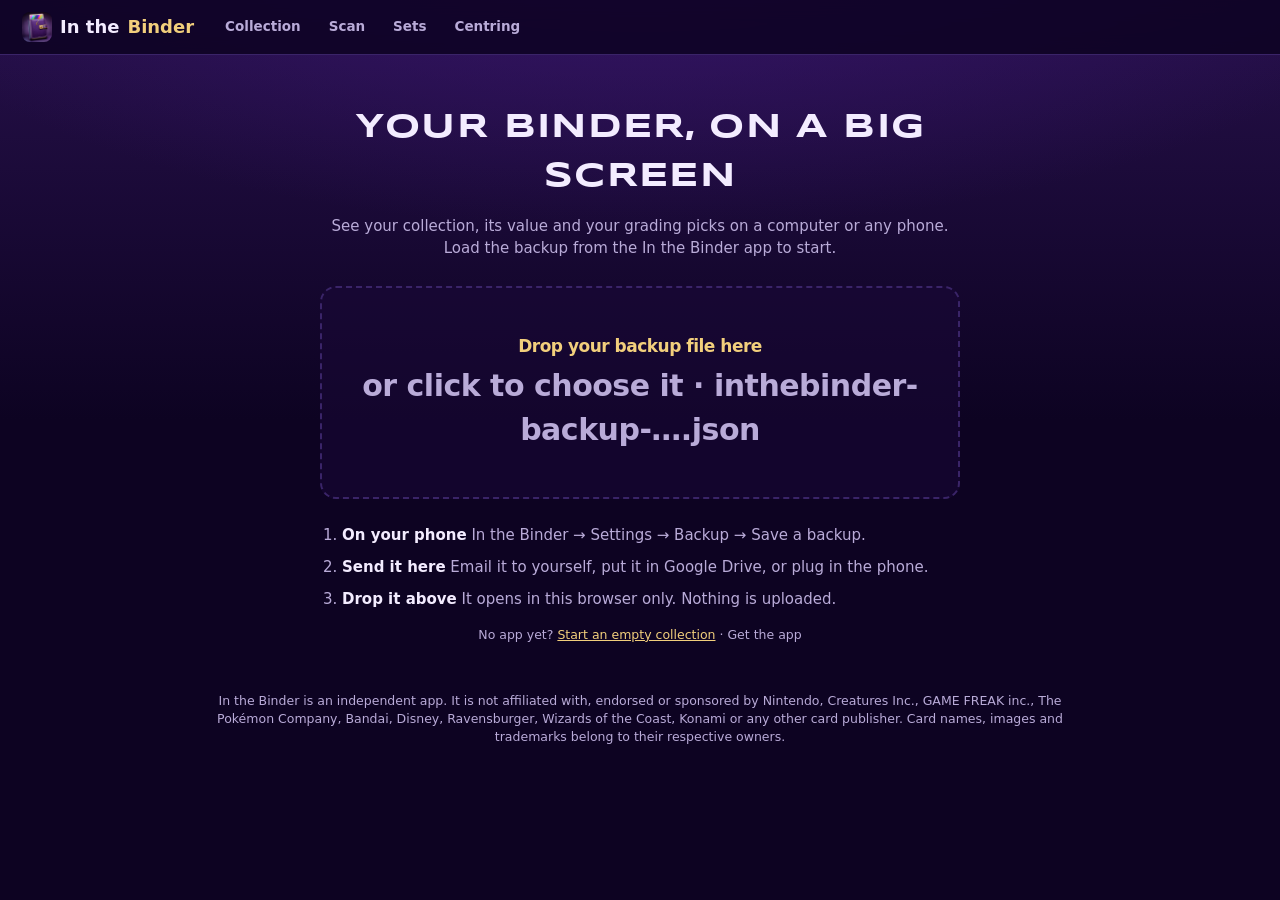
<file: app/index.html>
<!doctype html>
<html lang="en">
<head>
<meta charset="utf-8">
<meta name="viewport" content="width=device-width, initial-scale=1, viewport-fit=cover">
<title>In the Binder on the web: your Pokémon card collection, value and grading picks</title>
<meta name="description" content="Open your In the Binder collection on a computer or any phone: every card, its value over time, grading picks with eBay sold prices for PSA 10, BGS and CGC, and a centring tool for your photos. Free, and your collection never leaves your browser.">
<link rel="canonical" href="https://inthebinder.com/app/">
<meta name="theme-color" content="#0D0322">
<link rel="icon" href="/icon.png">
<link rel="apple-touch-icon" href="/apple-touch-icon.png">
<link rel="manifest" href="./manifest.webmanifest">
<meta name="apple-mobile-web-app-capable" content="yes">
<meta name="mobile-web-app-capable" content="yes">
<meta name="apple-mobile-web-app-status-bar-style" content="black-translucent">
<meta name="apple-mobile-web-app-title" content="Binder">
<meta property="og:title" content="In the Binder on the web">
<meta property="og:description" content="Your Pokémon card collection, its value and grading picks, on a big screen.">
<meta property="og:image" content="https://inthebinder.com/og-image.png">
<link rel="stylesheet" href="./styles.css?v=mva27l9f">
</head>
<body>
<div id="app"><div class="loading"><div class="spin"></div><span>Opening the binder</span></div></div>
<noscript><div style="padding:24px;max-width:640px;font:16px/1.6 system-ui,sans-serif;color:#eee"><h1 style="font-size:22px">In the Binder on the web</h1><p>Open your In the Binder collection on a computer or any phone: every card of every game, its value over time, grading picks with eBay sold prices for PSA 10, BGS and CGC, and a centring tool for your photos. Free, and your collection never leaves your browser.</p><p>This page needs JavaScript. You can also get the app on <a style="color:#00d7fe" href="https://play.google.com/store/apps/details?id=com.inthebinder.app">Google Play</a> or read more at <a style="color:#00d7fe" href="https://inthebinder.com/">inthebinder.com</a>.</p></div></noscript>
<script type="module" src="./app.js?v=mva27l9f"></script>
</body>
</html>
</file>
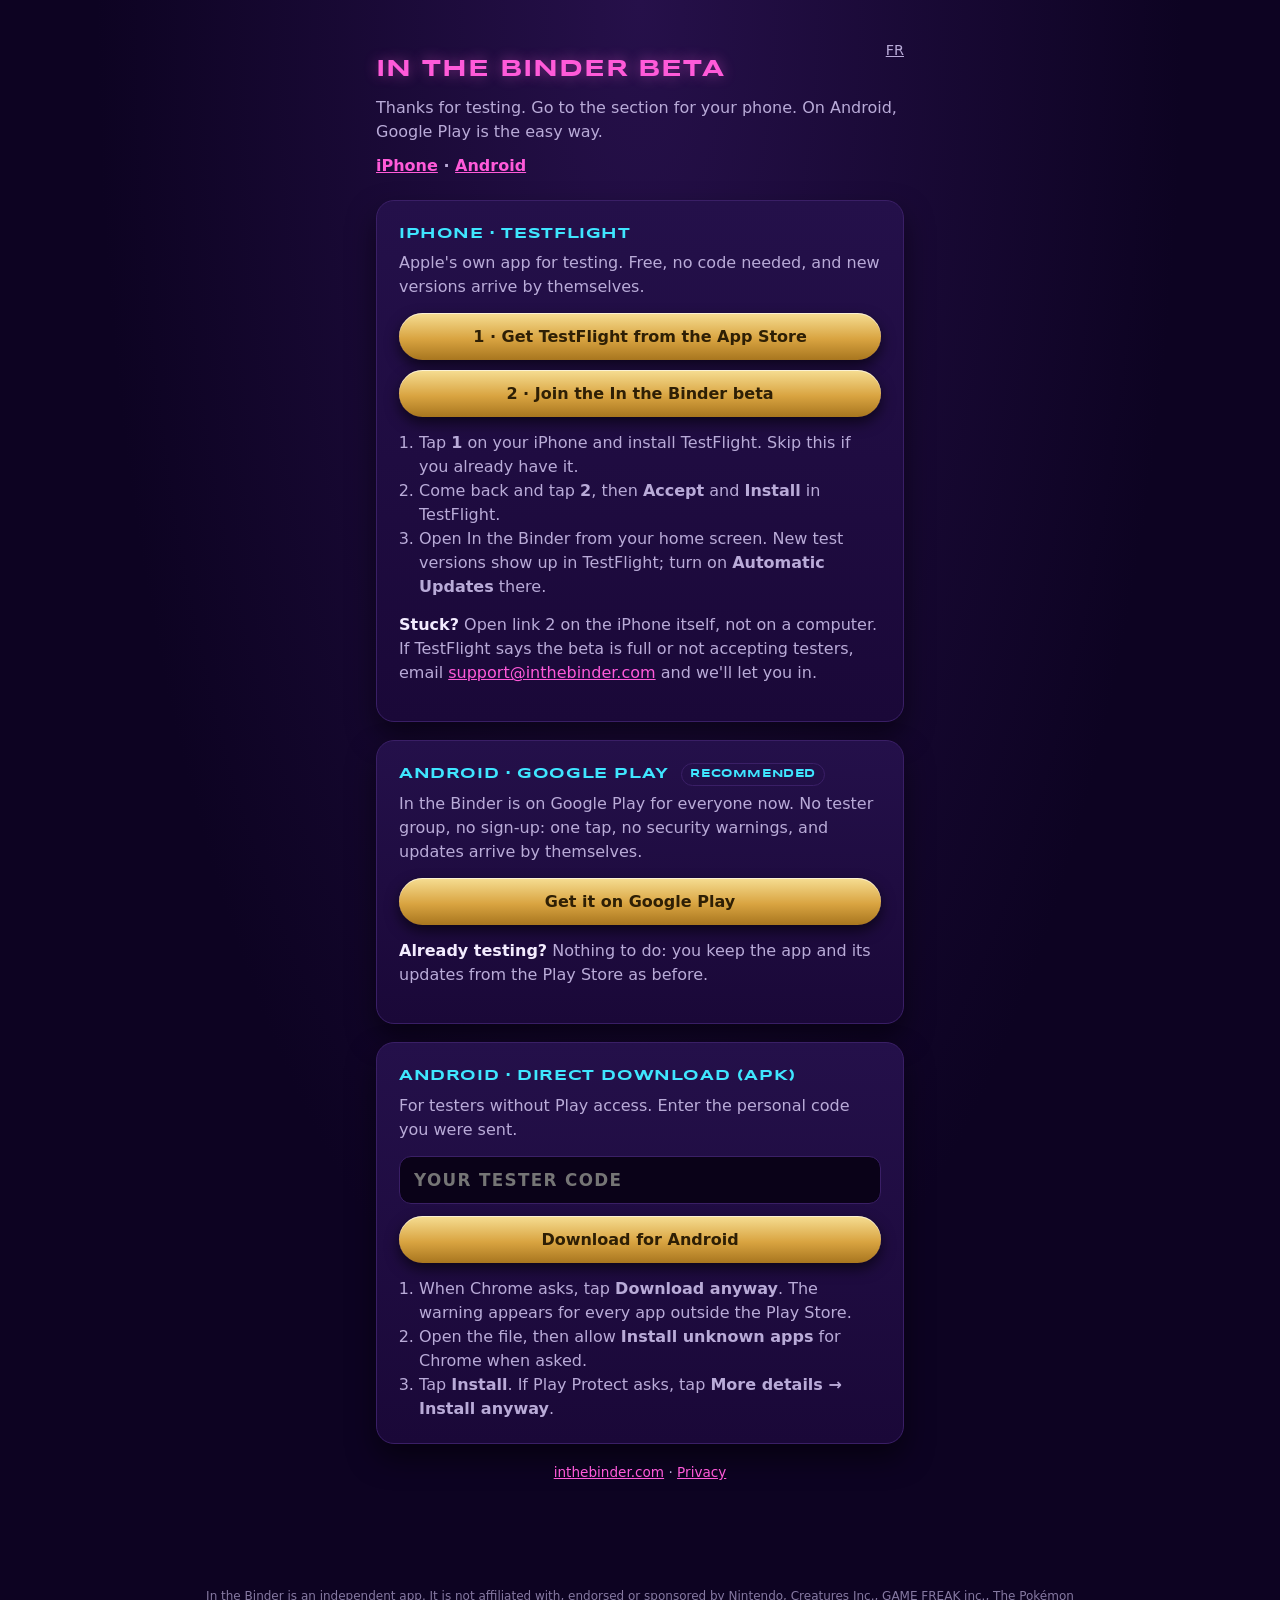
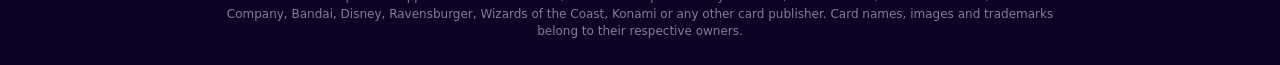
<file: beta/index.html>
<!doctype html>
<html lang="en">
<head>
<meta charset="utf-8">
<meta name="viewport" content="width=device-width, initial-scale=1">
<title>In the Binder – Beta</title>
<meta name="robots" content="noindex">
<link rel="icon" type="image/svg+xml" href="/favicon.svg">
<link rel="icon" type="image/png" href="/favicon.png">
<style>
  :root{--bg:#0d0322;--panel:#1a0838;--panel2:#24104a;--line:#3a1f66;--text:#f3ecff;--dim:#b9abd8;--pink:#ff5ad9;--cyan:#3fe6ff}
  @font-face{font-family:"Syncopate";font-weight:700;font-display:swap;src:url(/fonts/Syncopate-Bold.woff2) format("woff2")}
  *{box-sizing:border-box}
  body{margin:0;background:radial-gradient(ellipse at 50% 0%,#26104a,var(--bg) 60%);color:var(--text);font:16px/1.5 system-ui,"Segoe UI",sans-serif;min-height:100vh}
  main{max-width:560px;margin:0 auto;padding:40px 16px 60px}
  h1,h2{font-family:"Syncopate","Segoe UI",sans-serif;text-transform:uppercase;letter-spacing:.04em;margin:0}
  h1{font-size:1.5rem;color:var(--pink);text-shadow:0 0 14px rgba(255,90,217,.45)}
  h2{font-size:.95rem;color:var(--cyan);margin-bottom:6px}
  .lead{color:var(--dim);margin:8px 0 28px}
  .box{background:linear-gradient(180deg,var(--panel2),var(--panel));border:1px solid var(--line);border-radius:18px;padding:22px;margin-bottom:18px;box-shadow:0 14px 28px rgba(0,0,0,.5)}
  .tag{display:inline-block;font-size:.7rem;font-weight:800;padding:2px 8px;border-radius:99px;border:1px solid var(--line);color:var(--cyan);margin-left:6px;vertical-align:middle}
  p{color:var(--dim);margin:6px 0 14px}
  .btn{display:block;width:100%;text-align:center;padding:14px;border-radius:999px;border:0;font:800 1rem system-ui,sans-serif;text-decoration:none;cursor:pointer;color:#2e1f05;background:linear-gradient(180deg,#f6de93,#d9a441 55%,#a8761f);box-shadow:0 1px 0 rgba(255,255,255,.6) inset,0 6px 14px rgba(0,0,0,.6)}
  input{width:100%;padding:13px 14px;border-radius:12px;border:1px solid var(--line);background:#0a0218;color:var(--text);font:600 1.05rem system-ui,sans-serif;letter-spacing:.08em;text-transform:uppercase;margin-bottom:12px}
  ol{color:var(--dim);padding-left:20px;margin:14px 0 0}
  .err{display:none;color:#ff8a8a;font-weight:700;margin:0 0 10px}
  .foot{color:var(--dim);font-size:.85rem;text-align:center}
  a{color:var(--pink)}
  .btn-wait{opacity:.55;cursor:default;filter:saturate(.6)}
  .wait-note{font-size:.9rem;margin:10px 0 0}
  .jump{margin:-18px 0 22px;font-weight:700}
  section{scroll-margin-top:16px}
</style>
<script>(function(){try{var K='h7k_lang',p=location.pathname,onFr=/^\/fr(\/|$)/.test(p),s=null;try{s=localStorage.getItem(K)}catch(e){}document.addEventListener('click',function(e){var a=e.target.closest&&e.target.closest('[data-lang]');if(a){try{localStorage.setItem(K,a.getAttribute('data-lang'))}catch(e){}}});if(onFr||s)return;var L=(navigator.languages||[navigator.language||'']).join(',').toLowerCase();if(/(^|,)fr(-[a-z]+)?(,|$)/.test(L)){location.replace((p==='/'?'/fr/':'/fr'+p)+location.search+location.hash)}}catch(e){}})();</script>
</head>
<body>
<main>
<div class="lang-row" style="text-align:right;font-size:.9rem;margin-bottom:-10px"><a href="/fr/beta/" class="lang-switch" data-lang="fr" aria-label="Version française" style="color:var(--dim)">FR</a></div>
  <h1>In the Binder beta</h1>
  <p class="lead">Thanks for testing. Go to the section for your phone. On Android, Google Play is the easy way.</p>
  <p class="jump"><a href="#iphone">iPhone</a> · <a href="#android">Android</a></p>

  <section class="box" id="iphone">
    <h2>iPhone · TestFlight</h2>
    <p>Apple's own app for testing. Free, no code needed, and new versions arrive by themselves.</p>
    <a class="btn" href="https://apps.apple.com/app/testflight/id899247664" target="_blank" rel="noopener">1 · Get TestFlight from the App Store</a>
    <div style="height:10px"></div>
    <a class="btn" href="https://testflight.apple.com/join/mhyRpRHu" target="_blank" rel="noopener">2 · Join the In the Binder beta</a>
    <ol>
      <li>Tap <b>1</b> on your iPhone and install TestFlight. Skip this if you already have it.</li>
      <li>Come back and tap <b>2</b>, then <b>Accept</b> and <b>Install</b> in TestFlight.</li>
      <li>Open In the Binder from your home screen. New test versions show up in TestFlight; turn on <b>Automatic Updates</b> there.</li>
    </ol>
    <p style="margin-top:14px"><b style="color:#f3ecff">Stuck?</b> Open link 2 on the iPhone itself, not on a computer. If TestFlight says the beta is full or not accepting testers, email <a href="mailto:support@inthebinder.com">support@inthebinder.com</a> and we'll let you in.</p>
  </section>

  <section class="box" id="android">
    <h2>Android · Google Play <span class="tag">Recommended</span></h2>
    <p>In the Binder is on Google Play for everyone now. No tester group, no sign-up: one tap, no security warnings, and updates arrive by themselves.</p>
    <a class="btn" href="https://play.google.com/store/apps/details?id=com.inthebinder.app" target="_blank" rel="noopener">Get it on Google Play</a>
    <p style="margin-top:14px"><b style="color:#f3ecff">Already testing?</b> Nothing to do: you keep the app and its updates from the Play Store as before.</p>
  </section>

  <section class="box">
    <h2>Android · Direct download (APK)</h2>
    <p>For testers without Play access. Enter the personal code you were sent.</p>
    <form action="/beta/apk" method="get">
      <div class="err" id="err">That code didn't work. Check it, or ask for a new one.</div>
      <input name="code" placeholder="Your tester code" autocomplete="off" required>
      <button class="btn" type="submit">Download for Android</button>
    </form>
    <ol>
      <li>When Chrome asks, tap <b>Download anyway</b>. The warning appears for every app outside the Play Store.</li>
      <li>Open the file, then allow <b>Install unknown apps</b> for Chrome when asked.</li>
      <li>Tap <b>Install</b>. If Play Protect asks, tap <b>More details → Install anyway</b>.</li>
    </ol>
  </section>

  <p class="foot"><a href="/">inthebinder.com</a> · <a href="/privacy.html">Privacy</a></p>
</main>
<script>if(/[?&]bad=1/.test(location.search))document.getElementById('err').style.display='block';</script>
<p class="legal" style="max-width:900px;margin:32px auto 24px;padding:0 16px;text-align:center;font-size:12px;line-height:1.45;opacity:.7">In the Binder is an independent app. It is not affiliated with, endorsed or sponsored by Nintendo, Creatures Inc., GAME FREAK inc., The Pokémon Company, Bandai, Disney, Ravensburger, Wizards of the Coast, Konami or any other card publisher. Card names, images and trademarks belong to their respective owners.</p>
</body>
</html>
</file>
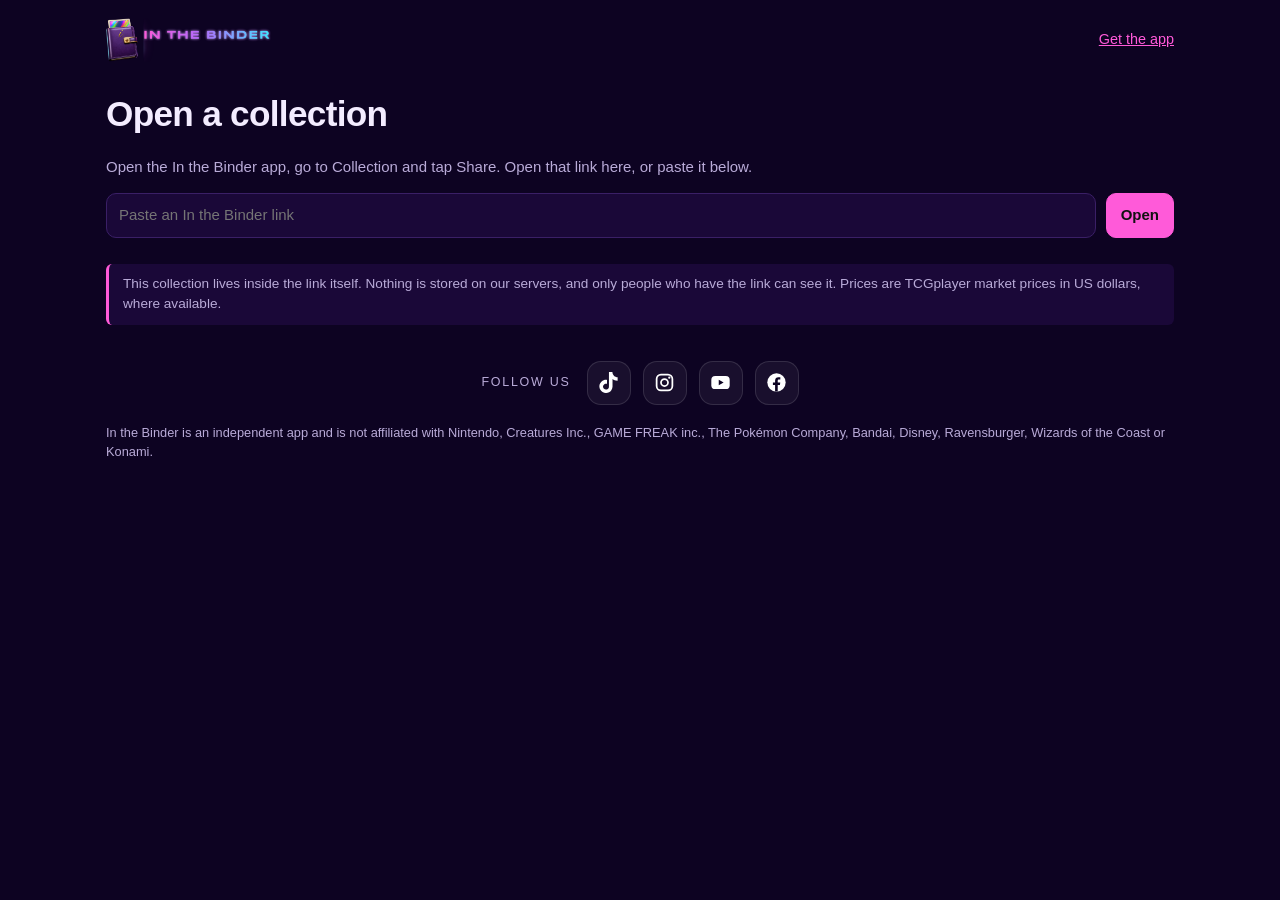
<file: c/index.html>
<!doctype html>
<html lang="en">
<head>
<meta charset="utf-8">
<!-- Only this site's own scripts may run; a shared link can carry text, never code. -->
<meta http-equiv="Content-Security-Policy" content="default-src 'none'; script-src 'self'; style-src 'self' 'unsafe-inline'; img-src 'self' data: https://images.pokemontcg.io https://tcgplayer-cdn.tcgplayer.com; connect-src https://api.pokemontcg.io https://raw.githubusercontent.com; base-uri 'none'; form-action 'none'">
<meta name="referrer" content="no-referrer">
<meta name="viewport" content="width=device-width, initial-scale=1">
<meta name="robots" content="noindex">
<title>In the Binder collection</title>
<link rel="icon" type="image/svg+xml" href="/favicon.svg">
<link rel="icon" type="image/png" href="/favicon.png">
<meta name="theme-color" content="#14022f">
<link rel="icon" href="data:image/svg+xml,%3Csvg xmlns='http://www.w3.org/2000/svg' viewBox='0 0 64 64'%3E%3Crect width='64' height='64' rx='14' fill='%230b0b0c'/%3E%3Crect x='18' y='10' width='28' height='40' rx='4' fill='none' stroke='%23d9a441' stroke-width='4'/%3E%3Cpath d='M24 38 L40 22' stroke='%23d9a441' stroke-width='4' stroke-linecap='round'/%3E%3C/svg%3E">
<style>
  :root { --bg:#0d0322; --panel:#1a0838; --panel2:#24104a; --line:#3a1f66; --text:#f3ecff; --dim:#b9abd8; --gold:#ff5ad9; --green:#4ade80; --red:#f87171; }
  * { box-sizing:border-box; }
  body { margin:0; background:var(--bg); color:var(--text); font:15px/1.5 -apple-system, "Segoe UI", Roboto, sans-serif; }
  a { color:var(--gold); }
  .wrap { max-width:1100px; margin:0 auto; padding:0 16px 64px; }
  header { display:flex; align-items:center; justify-content:space-between; padding:18px 0; gap:12px; }
  .brand { color:var(--text); text-decoration:none; font-weight:800; font-size:1.1rem; display:flex; gap:8px; align-items:center; }
  .brand b { color:var(--gold); }
  h1 { font-size:clamp(1.5rem, 4vw, 2.2rem); margin:8px 0 4px; letter-spacing:-0.02em; }
  .stats { display:flex; flex-wrap:wrap; gap:10px 28px; color:var(--dim); margin-bottom:18px; }
  .stats strong { color:var(--gold); font-size:1.35rem; display:block; line-height:1.1; }
  .bar { display:flex; flex-wrap:wrap; gap:10px; align-items:center; margin:12px 0 20px; }
  input[type=search], input[type=url] { flex:1 1 220px; min-width:0; background:var(--panel); color:var(--text); border:1px solid var(--line); border-radius:10px; padding:10px 12px; font:inherit; }
  button { font:inherit; font-weight:700; border-radius:10px; padding:10px 14px; border:1px solid var(--gold); background:var(--gold); color:#111; cursor:pointer; }
  button.ghost { background:transparent; color:var(--gold); }
  .tabs { display:flex; gap:8px; flex-wrap:wrap; margin-bottom:16px; }
  .tab { background:var(--panel); color:var(--dim); border:1px solid var(--line); }
  .tab.on { background:var(--gold); color:#111; border-color:var(--gold); }
  section.set { margin:26px 0; }
  .sethead { display:flex; align-items:center; gap:12px; border-bottom:1px solid var(--line); padding-bottom:8px; margin-bottom:12px; }
  .sethead img { height:30px; max-width:110px; object-fit:contain; }
  .sethead h2 { font-size:1.05rem; margin:0; flex:1; }
  .sethead span { color:var(--dim); font-size:.9rem; white-space:nowrap; }
  .grid { display:grid; grid-template-columns:repeat(auto-fill, minmax(118px, 1fr)); gap:12px; }
  .card { background:var(--panel); border:1px solid var(--line); border-radius:10px; padding:6px; position:relative; min-width:0; }
  .card img { width:100%; aspect-ratio:63/88; object-fit:cover; border-radius:6px; background:var(--panel2); display:block; }
  .ph { width:100%; aspect-ratio:63/88; border-radius:6px; background:var(--panel2); display:grid; place-items:center; color:var(--dim); font-size:.75rem; text-align:center; padding:6px; overflow-wrap:anywhere; }
  .name { font-size:.8rem; font-weight:700; margin-top:5px; white-space:nowrap; overflow:hidden; text-overflow:ellipsis; }
  .meta { font-size:.72rem; color:var(--dim); display:flex; justify-content:space-between; gap:6px; }
  .meta b { color:var(--gold); }
  .qty { position:absolute; top:10px; right:10px; background:var(--gold); color:#111; font-weight:900; font-size:.75rem; border-radius:99px; padding:1px 7px; }
  .who { position:absolute; top:10px; left:10px; font-weight:800; font-size:.68rem; border-radius:99px; padding:1px 7px; background:#111c; }
  .empty { padding:40px 0; color:var(--dim); text-align:center; }
  .note { color:var(--dim); font-size:.85rem; border-left:3px solid var(--gold); background:var(--panel); padding:10px 14px; border-radius:6px; margin-top:26px; }
  .loading { color:var(--dim); padding:24px 0; }
  footer { color:var(--dim); font-size:.8rem; margin-top:36px; }

/* social links (footer) */
.social{display:flex;flex-wrap:wrap;gap:12px;align-items:center;margin:0 0 18px}
.social .lbl{font-size:.78rem;letter-spacing:.14em;text-transform:uppercase;color:var(--dim,#a99cc8);margin-right:4px}
.social a{width:44px;height:44px;border-radius:14px;display:grid;place-items:center;color:#fff;background:rgba(255,255,255,.05);border:1px solid rgba(255,255,255,.12);transition:transform .15s,border-color .15s,background .15s}
.social a:hover,.social a:focus-visible{transform:translateY(-2px);border-color:#e9c46a;background:rgba(233,196,106,.12)}
.social svg{width:21px;height:21px}
footer .social{justify-content:center}
</style>
</head>
<body>
<div class="wrap">
  <header>
    <a class="brand" href="/"><img src="/logo.png" alt="In the Binder" height="44" style="display:block"></a>
    <a href="/" style="font-size:.9rem">Get the app</a>
  </header>

  <div id="app"><p class="loading">Opening the collection…</p></div>

  <p class="note">
    This collection lives inside the link itself. Nothing is stored on our servers, and only people
    who have the link can see it. Prices are TCGplayer market prices in US dollars, where available.
  </p>
  <footer><nav class="social" aria-label="Follow us"><span class="lbl">Follow us</span><a href="https://www.tiktok.com/@in.the.binder" target="_blank" rel="noopener me" aria-label="In the Binder on TikTok" title="TikTok"><svg viewBox="0 0 24 24" aria-hidden="true"><path fill="currentColor" d="M12.53.02C13.84 0 15.14.01 16.44 0c.08 1.53.63 3.09 1.75 4.17 1.12 1.11 2.7 1.62 4.24 1.79v4.03c-1.44-.05-2.89-.35-4.2-.97-.57-.26-1.1-.59-1.62-.93-.01 2.92.01 5.84-.02 8.75-.08 1.4-.54 2.79-1.35 3.94-1.31 1.92-3.58 3.17-5.91 3.21-1.43.08-2.86-.31-4.08-1.03-2.02-1.19-3.44-3.37-3.65-5.71-.02-.5-.03-1-.01-1.49.18-1.9 1.12-3.72 2.58-4.96 1.66-1.44 3.98-2.13 6.15-1.72.02 1.48-.04 2.96-.04 4.44-.99-.32-2.15-.23-3.02.37-.63.41-1.11 1.04-1.36 1.75-.21.51-.15 1.07-.14 1.61.24 1.64 1.82 3.02 3.5 2.87 1.12-.01 2.19-.66 2.77-1.61.19-.33.4-.67.41-1.06.1-1.79.06-3.57.07-5.36.01-4.03-.01-8.05.02-12.07z"/></svg></a><a href="https://www.instagram.com/in.the.binder/" target="_blank" rel="noopener me" aria-label="In the Binder on Instagram" title="Instagram"><svg viewBox="0 0 24 24" aria-hidden="true"><rect x="3" y="3" width="18" height="18" rx="5" fill="none" stroke="currentColor" stroke-width="2"/><circle cx="12" cy="12" r="4" fill="none" stroke="currentColor" stroke-width="2"/><circle cx="17.5" cy="6.5" r="1.3" fill="currentColor"/></svg></a><a href="https://www.youtube.com/@in.the.binder" target="_blank" rel="noopener me" aria-label="In the Binder on YouTube" title="YouTube"><svg viewBox="0 0 24 24" aria-hidden="true"><rect x="1.5" y="4.5" width="21" height="15" rx="4.5" fill="currentColor"/><path d="M10 8.8v6.4l5.6-3.2z" fill="#0D0322"/></svg></a><a href="https://www.facebook.com/profile.php?id=61596048744806" target="_blank" rel="noopener me" aria-label="In the Binder on Facebook" title="Facebook"><svg viewBox="0 0 24 24" aria-hidden="true"><circle cx="12" cy="12" r="10.5" fill="currentColor"/><path d="M13.4 22.4v-7.6h2.5l.4-2.9h-2.9V10c0-.84.24-1.4 1.44-1.4h1.54V6.02c-.27-.04-1.18-.12-2.24-.12-2.22 0-3.74 1.36-3.74 3.84v2.16H7.9v2.9h2.5v7.6z" fill="#0D0322"/></svg></a></nav>In the Binder is an independent app and is not affiliated with Nintendo, Creatures Inc., GAME FREAK inc., The Pokémon Company, Bandai, Disney, Ravensburger, Wizards of the Coast or Konami.</footer>
</div>

<script src="share.js"></script>
<script src="viewer.js"></script>
</body>
</html>
</file>
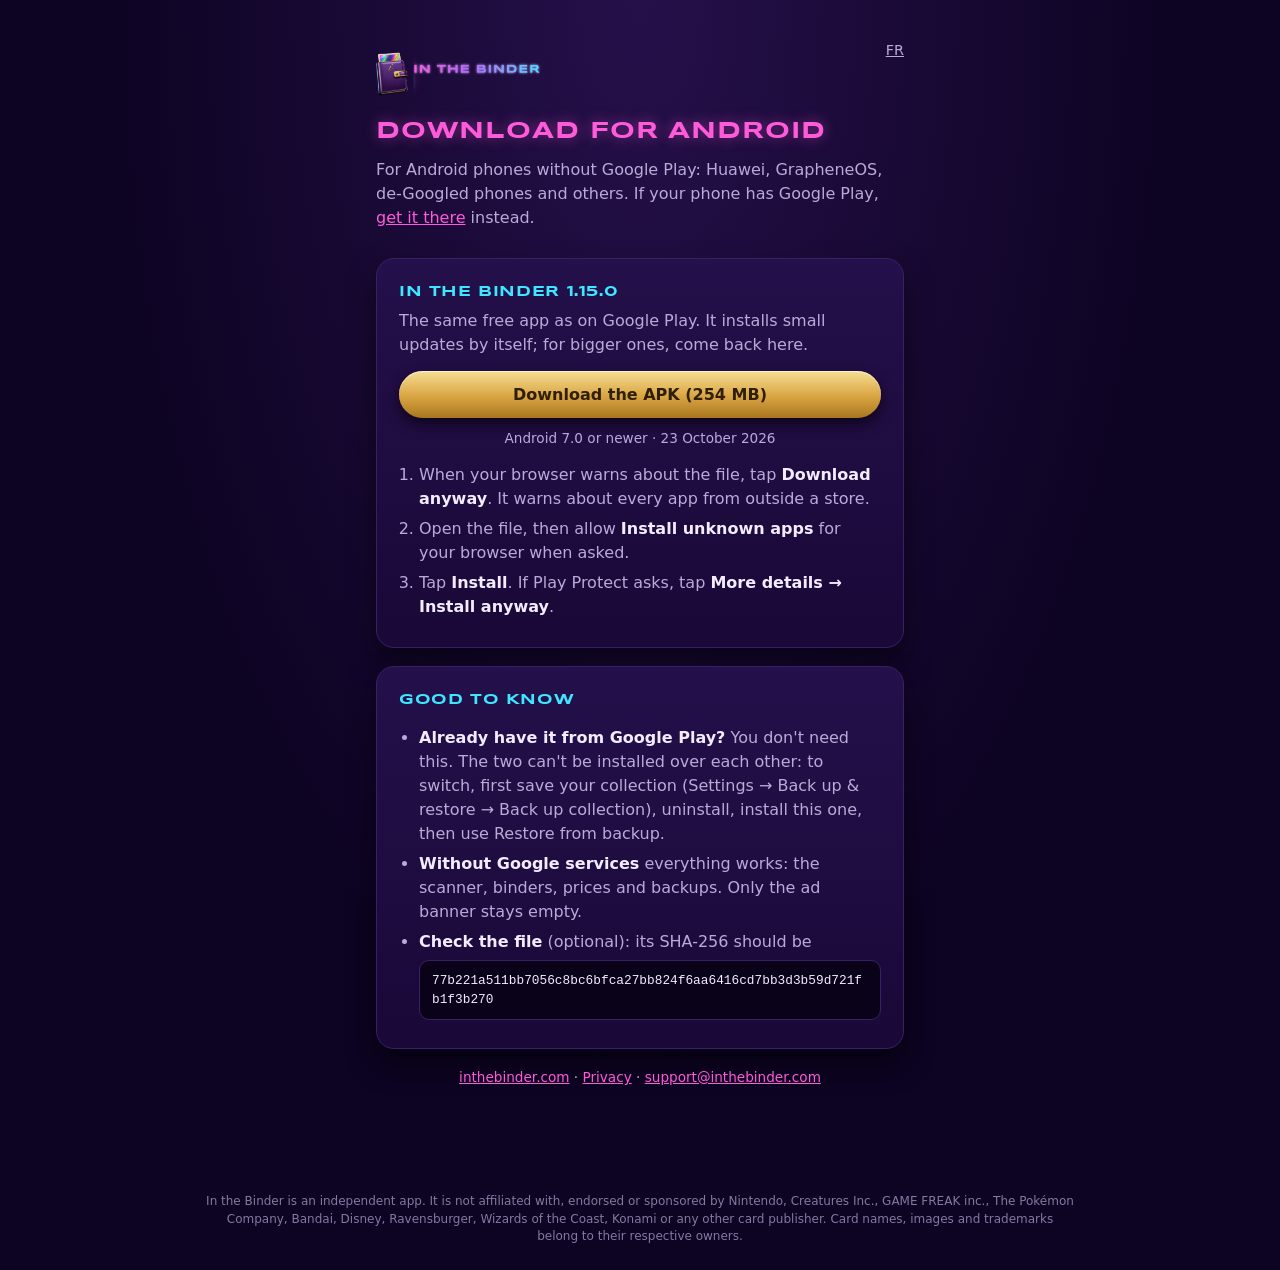
<file: download/index.html>
<!doctype html>
<html lang="en">
<head>
<meta charset="utf-8">
<meta name="viewport" content="width=device-width, initial-scale=1">
<title>Download In the Binder for Android (APK)</title>
<meta name="description" content="Download In the Binder for Android phones without Google Play: Huawei, GrapheneOS, de-Googled and other Android phones. Free, with checksum.">
<link rel="canonical" href="https://inthebinder.com/download/">
<link rel="alternate" hreflang="en" href="https://inthebinder.com/download/">
<link rel="alternate" hreflang="fr" href="https://inthebinder.com/fr/download/">
<link rel="icon" type="image/svg+xml" href="/favicon.svg">
<link rel="icon" type="image/png" href="/favicon.png">
<style>
  :root{--bg:#0d0322;--panel:#1a0838;--panel2:#24104a;--line:#3a1f66;--text:#f3ecff;--dim:#b9abd8;--pink:#ff5ad9;--cyan:#3fe6ff}
  @font-face{font-family:"Syncopate";font-weight:700;font-display:swap;src:url(/fonts/Syncopate-Bold.woff2) format("woff2")}
  *{box-sizing:border-box}
  body{margin:0;background:radial-gradient(ellipse at 50% 0%,#26104a,var(--bg) 60%);color:var(--text);font:16px/1.5 system-ui,"Segoe UI",sans-serif;min-height:100vh}
  main{max-width:560px;margin:0 auto;padding:40px 16px 60px}
  h1,h2{font-family:"Syncopate","Segoe UI",sans-serif;text-transform:uppercase;letter-spacing:.04em;margin:0}
  h1{font-size:1.5rem;color:var(--pink);text-shadow:0 0 14px rgba(255,90,217,.45)}
  h2{font-size:.95rem;color:var(--cyan);margin-bottom:6px}
  .lead{color:var(--dim);margin:8px 0 28px}
  .box{background:linear-gradient(180deg,var(--panel2),var(--panel));border:1px solid var(--line);border-radius:18px;padding:22px;margin-bottom:18px;box-shadow:0 14px 28px rgba(0,0,0,.5)}
  p{color:var(--dim);margin:6px 0 14px}
  .btn{display:block;width:100%;text-align:center;padding:14px;border-radius:999px;border:0;font:800 1rem system-ui,sans-serif;text-decoration:none;color:#2e1f05;background:linear-gradient(180deg,#f6de93,#d9a441 55%,#a8761f);box-shadow:0 1px 0 rgba(255,255,255,.6) inset,0 6px 14px rgba(0,0,0,.6)}
  .meta{font-size:.85rem;color:var(--dim);margin:10px 0 0;text-align:center}
  ol,ul{color:var(--dim);padding-left:20px;margin:14px 0 0}
  li{margin-bottom:6px}
  code{display:block;word-break:break-all;background:#0a0218;border:1px solid var(--line);border-radius:10px;padding:10px 12px;font-size:.8rem;color:var(--text);margin-top:6px}
  .foot{color:var(--dim);font-size:.85rem;text-align:center}
  a{color:var(--pink)}
  b{color:var(--text)}
</style>
<script>(function(){try{var K='h7k_lang',p=location.pathname,onFr=/^\/fr(\/|$)/.test(p),s=null;try{s=localStorage.getItem(K)}catch(e){}document.addEventListener('click',function(e){var a=e.target.closest&&e.target.closest('[data-lang]');if(a){try{localStorage.setItem(K,a.getAttribute('data-lang'))}catch(e){}}});if(onFr||s)return;var L=(navigator.languages||[navigator.language||'']).join(',').toLowerCase();if(/(^|,)fr(-[a-z]+)?(,|$)/.test(L)){location.replace((p==='/'?'/fr/':'/fr'+p)+location.search+location.hash)}}catch(e){}})();</script>
</head>
<body>
<main>
<div class="lang-row" style="text-align:right;font-size:.9rem;margin-bottom:-10px"><a href="/fr/download/" class="lang-switch" data-lang="fr" aria-label="Version française" style="color:var(--dim)">FR</a></div>
  <a href="/"><img src="/logo.png" alt="In the Binder" height="44" style="display:block;margin-bottom:18px"></a>
  <h1>Download for Android</h1>
  <p class="lead">For Android phones without Google Play: Huawei, GrapheneOS, de-Googled phones and others. If your phone has Google Play, <a href="https://play.google.com/store/apps/details?id=com.inthebinder.app">get it there</a> instead.</p>

  <section class="box">
    <h2>In the Binder 1.15.0</h2>
    <p>The same free app as on Google Play. It installs small updates by itself; for bigger ones, come back here.</p>
    <a class="btn" href="https://github.com/h7k3r/inthebinder-site/releases/download/apk-1.15.0-34/InTheBinder-1.15.0.apk">Download the APK (254 MB)</a>
    <p class="meta">Android 7.0 or newer · 23 October 2026</p>
    <ol>
      <li>When your browser warns about the file, tap <b>Download anyway</b>. It warns about every app from outside a store.</li>
      <li>Open the file, then allow <b>Install unknown apps</b> for your browser when asked.</li>
      <li>Tap <b>Install</b>. If Play Protect asks, tap <b>More details → Install anyway</b>.</li>
    </ol>
  </section>

  <section class="box">
    <h2>Good to know</h2>
    <ul>
      <li><b>Already have it from Google Play?</b> You don't need this. The two can't be installed over each other: to switch, first save your collection (Settings → Back up &amp; restore → Back up collection), uninstall, install this one, then use Restore from backup.</li>
      <li><b>Without Google services</b> everything works: the scanner, binders, prices and backups. Only the ad banner stays empty.</li>
      <li><b>Check the file</b> (optional): its SHA-256 should be<code>77b221a511bb7056c8bc6bfca27bb824f6aa6416cd7bb3d3b59d721fb1f3b270</code></li>
    </ul>
  </section>

  <p class="foot"><a href="/">inthebinder.com</a> · <a href="/privacy.html">Privacy</a> · <a href="mailto:support@inthebinder.com">support@inthebinder.com</a></p>
</main>
<p class="legal" style="max-width:900px;margin:32px auto 24px;padding:0 16px;text-align:center;font-size:12px;line-height:1.45;opacity:.7">In the Binder is an independent app. It is not affiliated with, endorsed or sponsored by Nintendo, Creatures Inc., GAME FREAK inc., The Pokémon Company, Bandai, Disney, Ravensburger, Wizards of the Coast, Konami or any other card publisher. Card names, images and trademarks belong to their respective owners.</p>
</body>
</html>
</file>
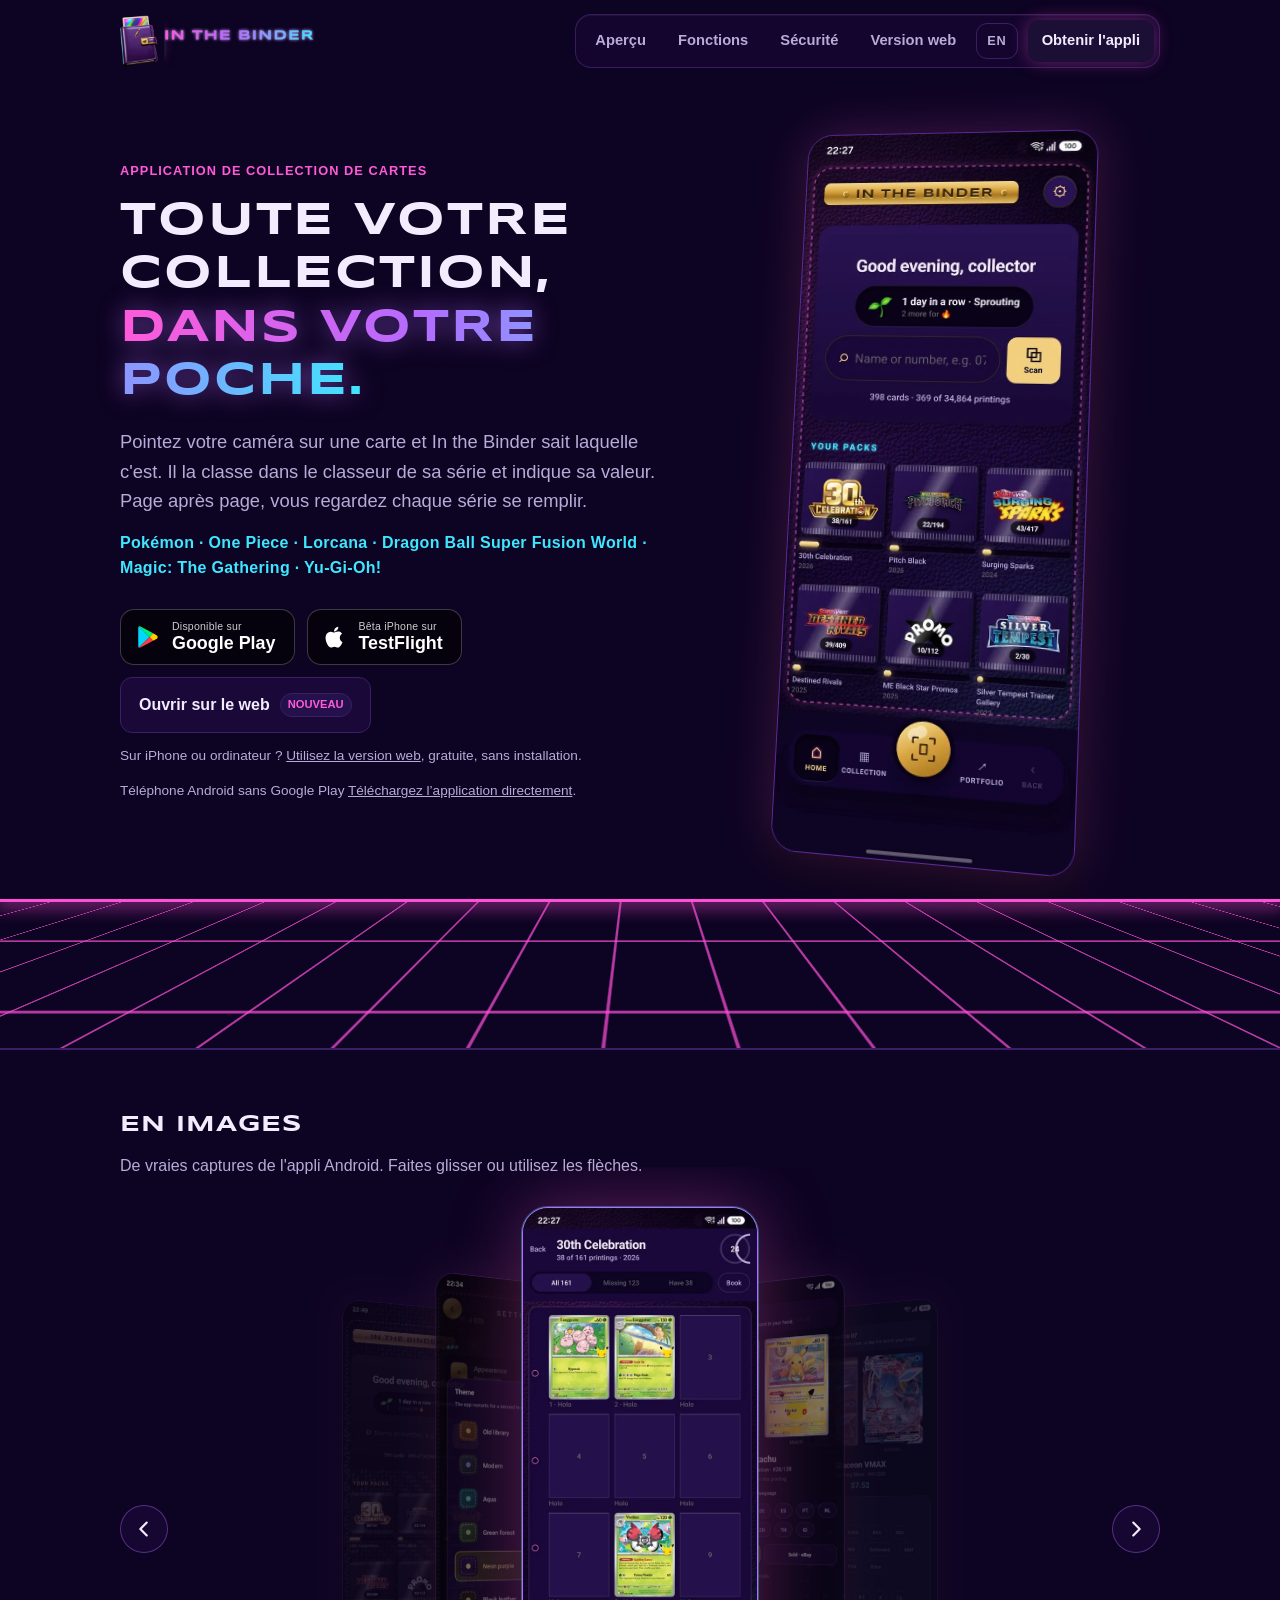
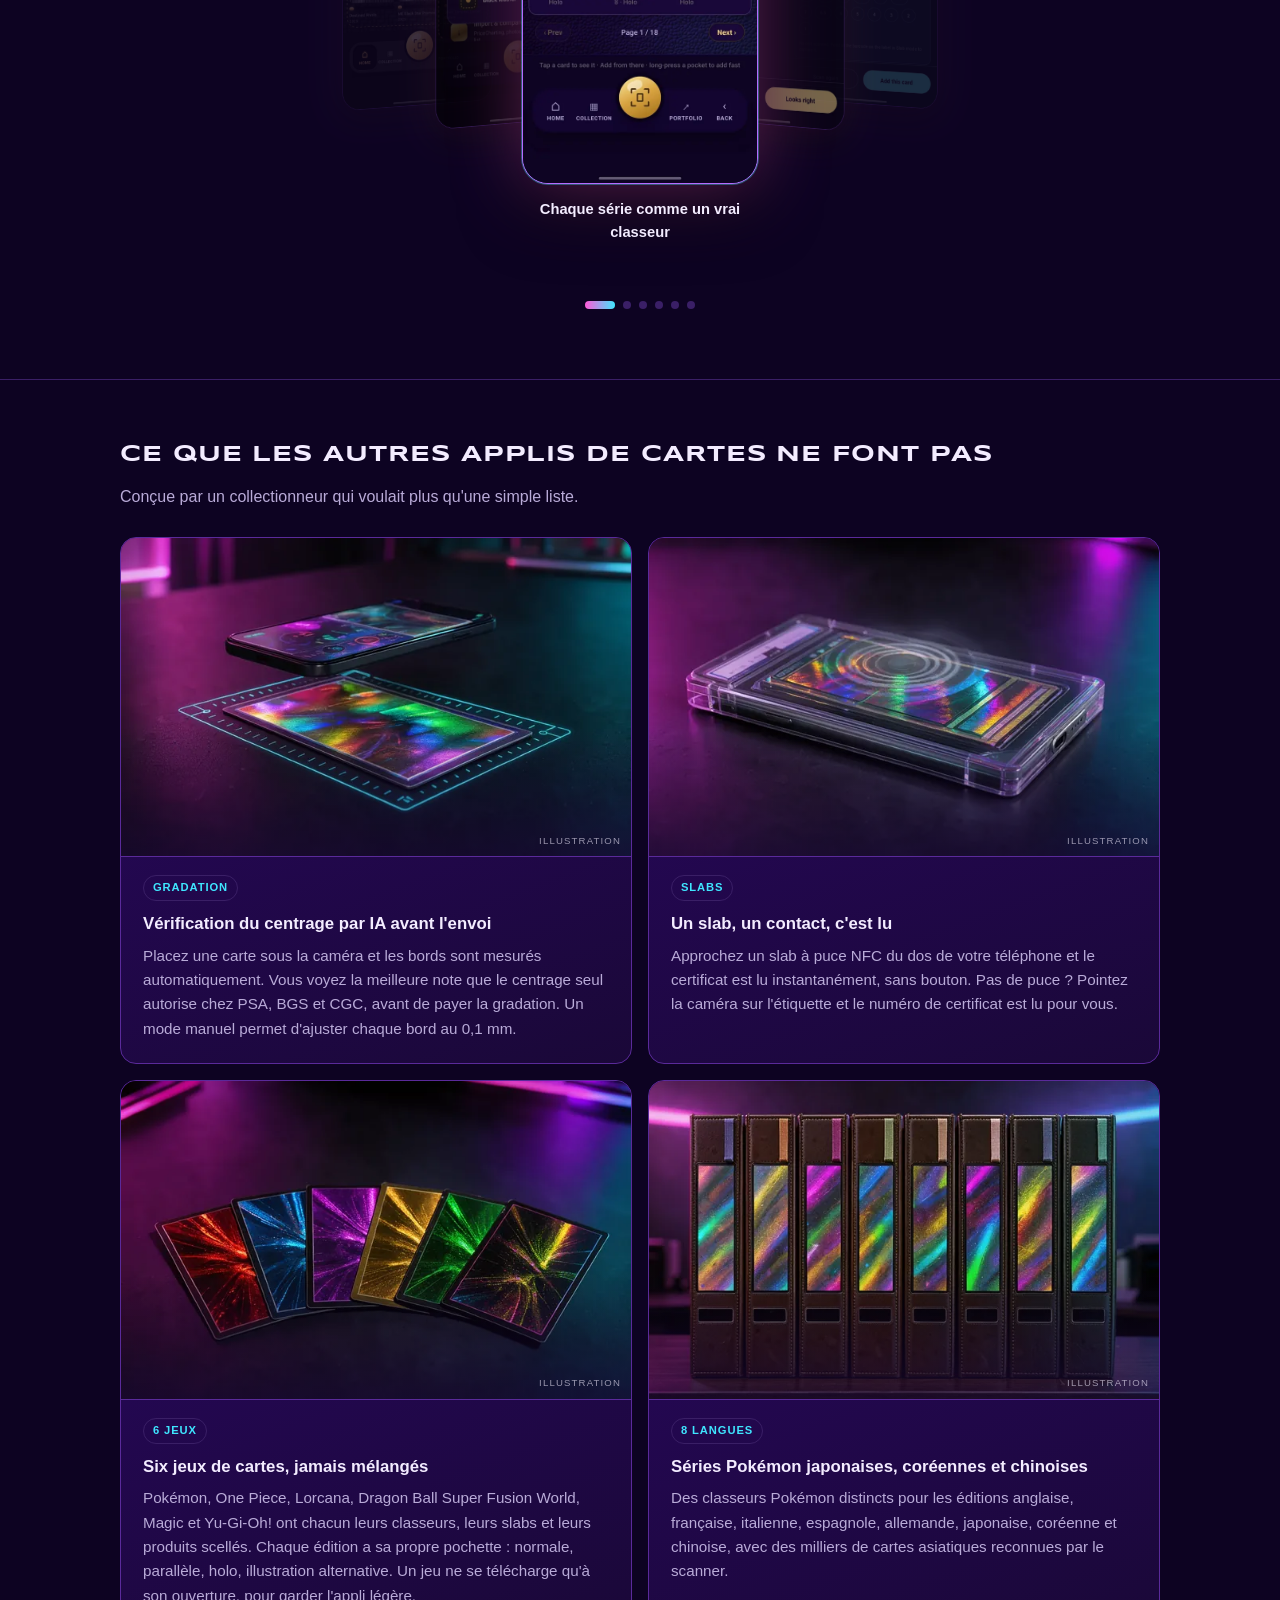
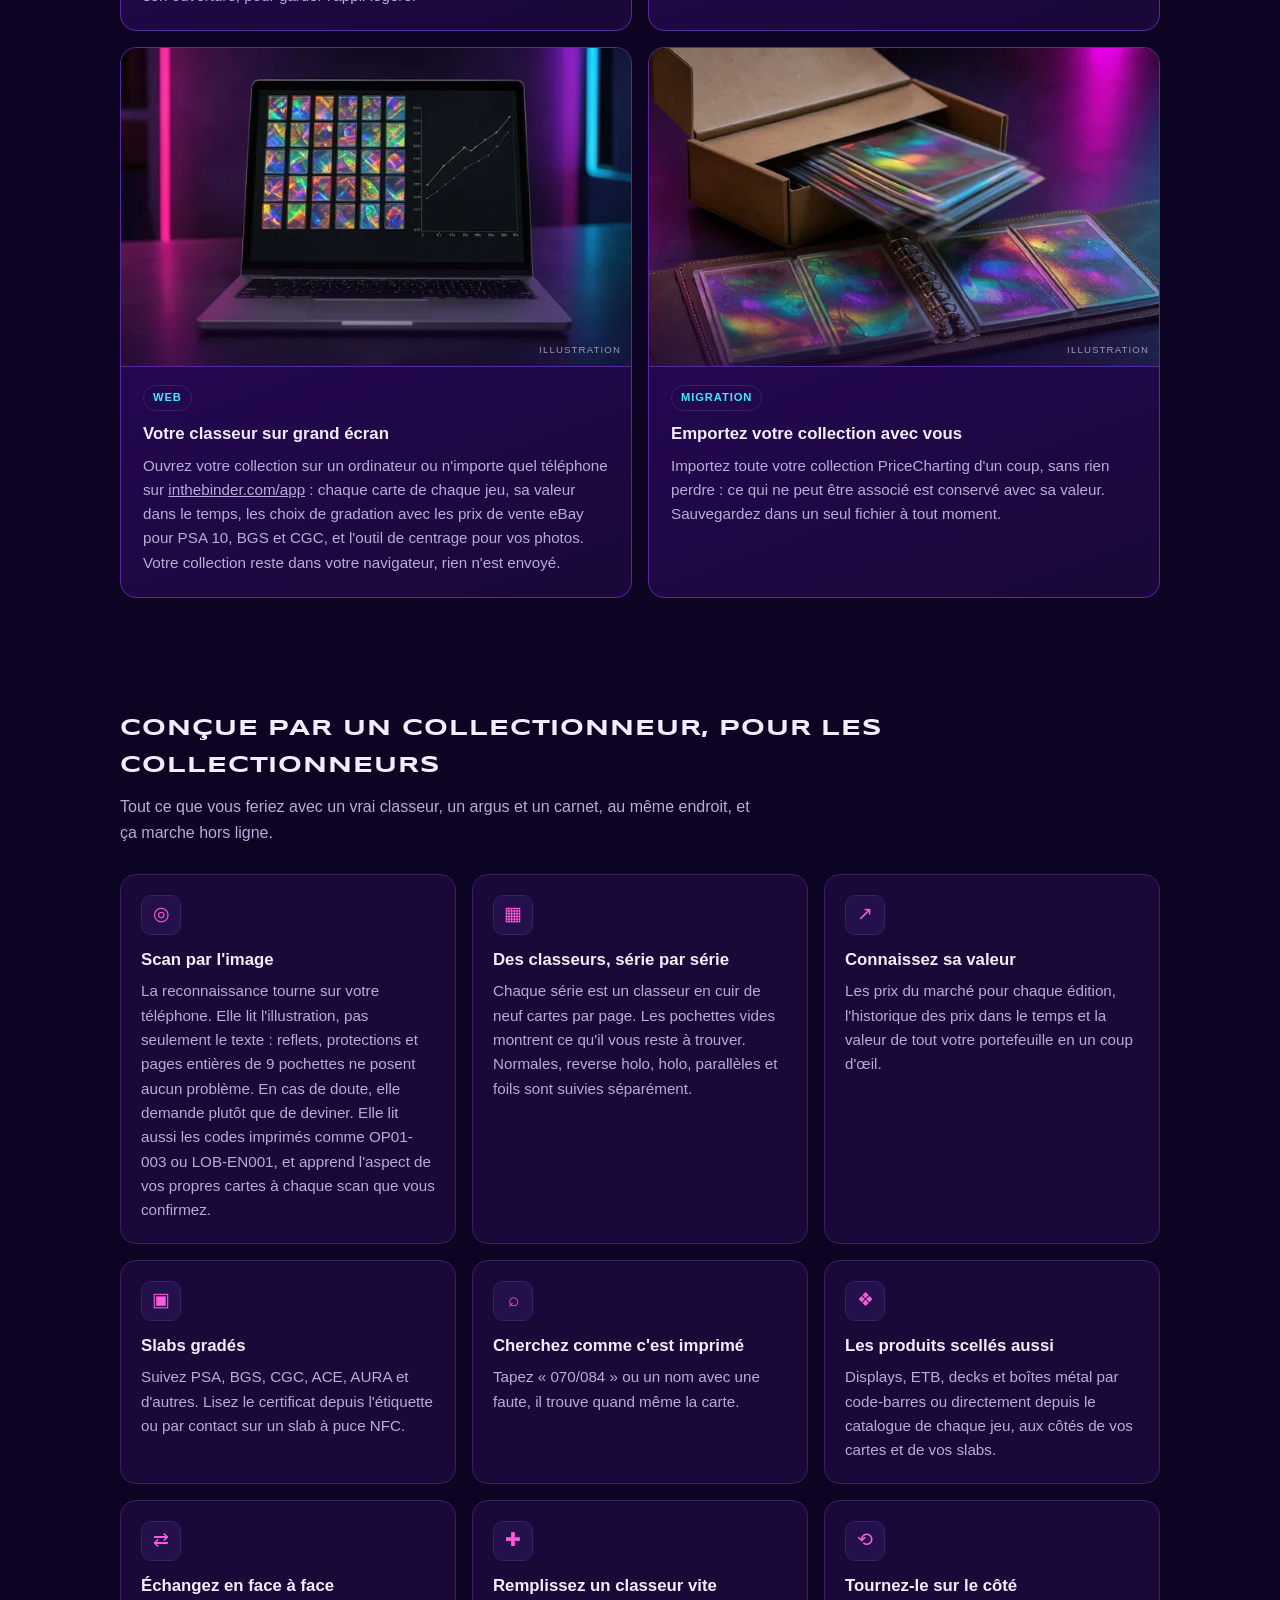
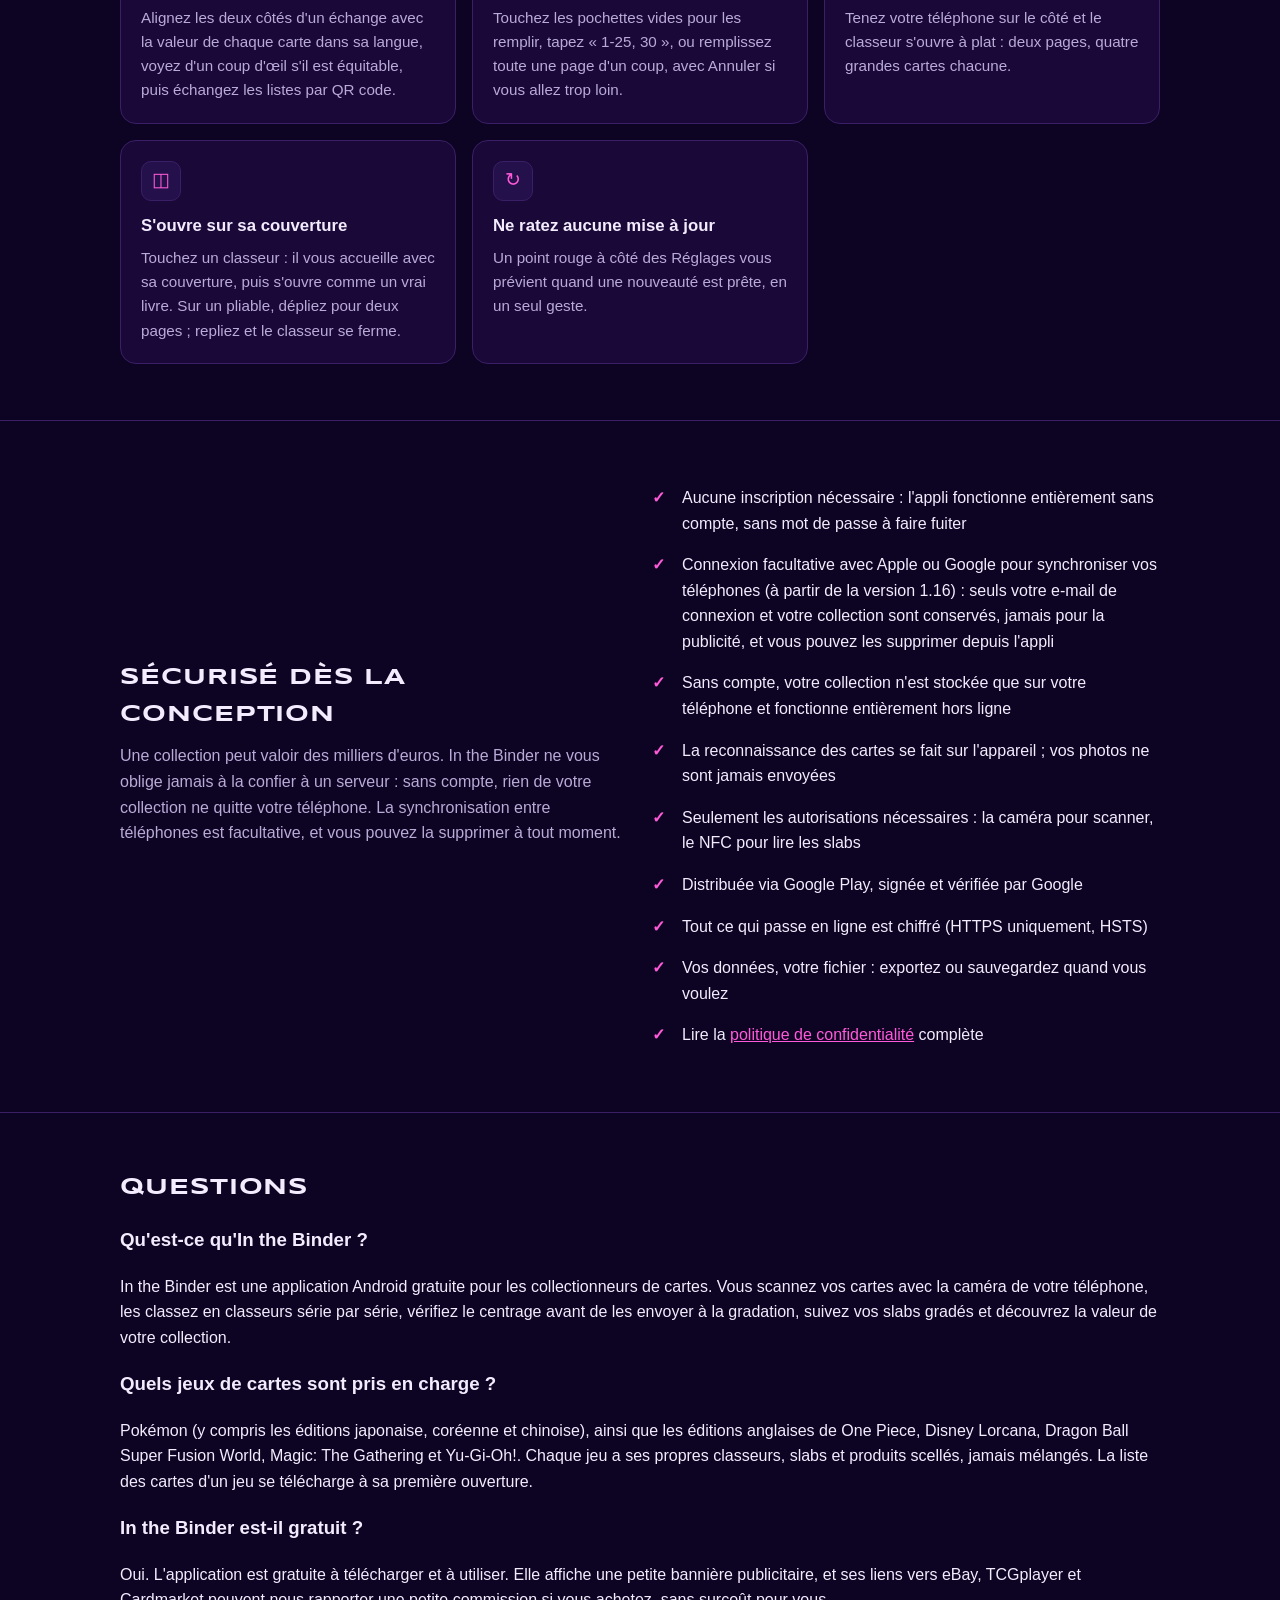
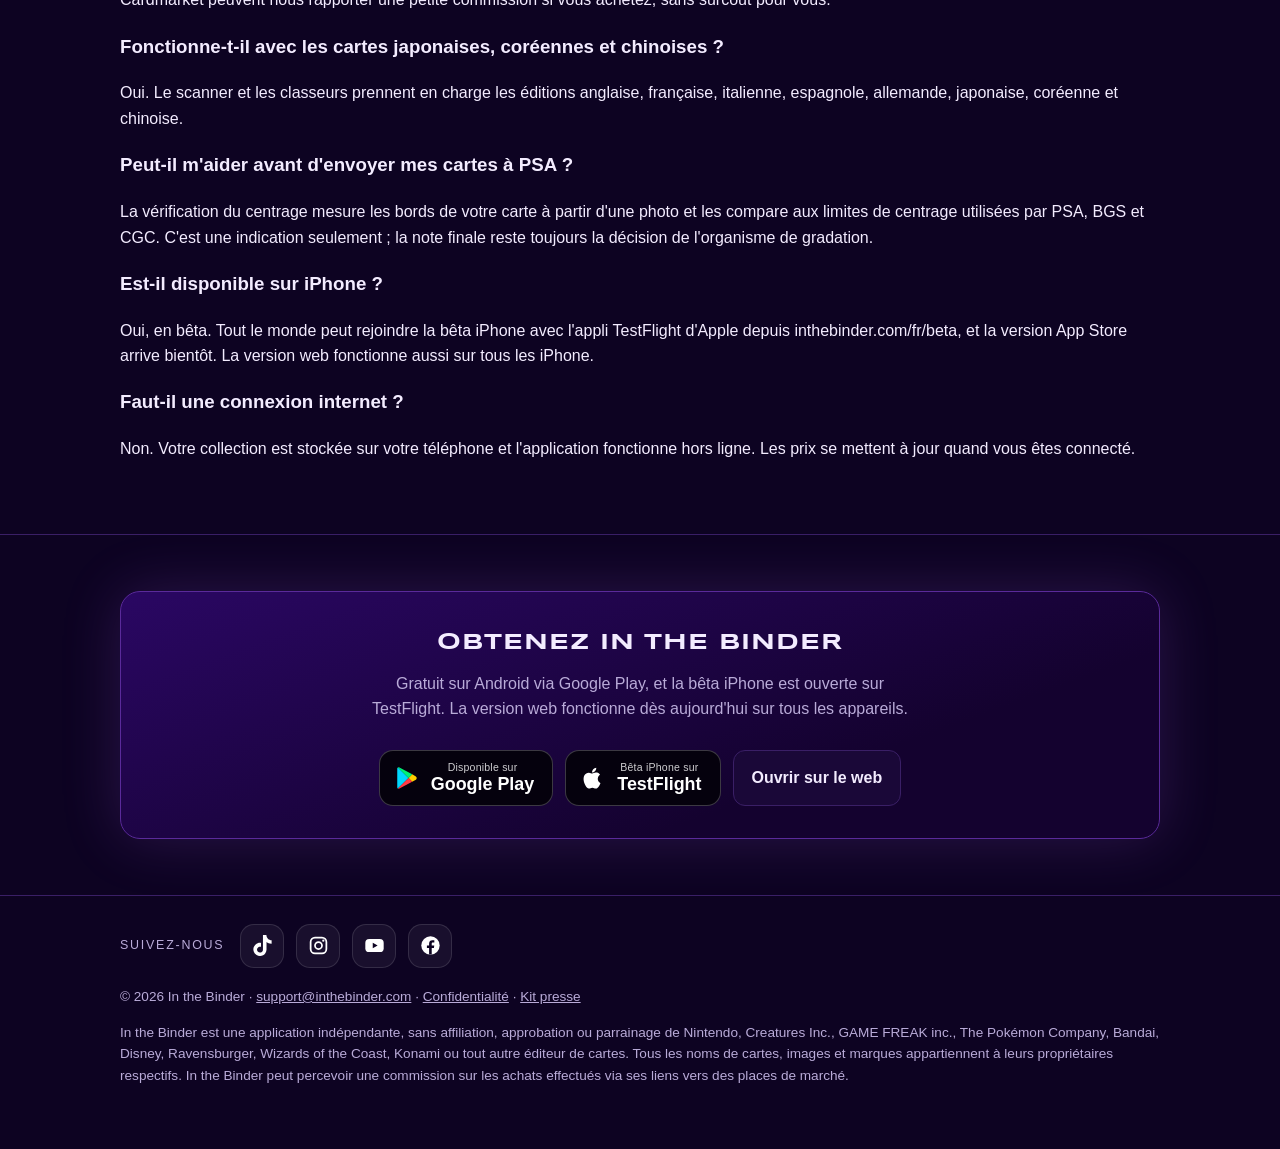
<file: fr/index.html>
<!doctype html>
<html lang="fr">
<head>
<meta charset="utf-8">
<meta name='impact-site-verification' value='985993dc-538a-496c-a4ff-d3935fa00ed9'>
<meta name="viewport" content="width=device-width, initial-scale=1">
<title>Application In the Binder : scanner de cartes et suivi de collection pour Pokémon, One Piece, Lorcana et plus</title>
<link rel="alternate" hreflang="en" href="https://inthebinder.com/">
<link rel="alternate" hreflang="fr" href="https://inthebinder.com/fr/">
<link rel="alternate" hreflang="x-default" href="https://inthebinder.com/">
<meta name="description" content="In the Binder est une application gratuite de collection de cartes pour Android : Pokémon, One Piece, Disney Lorcana, Dragon Ball Super Fusion World, Magic: The Gathering et Yu-Gi-Oh!. Scannez vos cartes à la caméra, y compris les éditions japonaises, coréennes et chinoises de Pokémon, classez-les en classeurs par série, vérifiez le centrage pour la gradation PSA, suivez vos slabs et connaissez la valeur de votre collection. Fonctionne hors ligne.">
<meta property="og:title" content="In the Binder : votre collection de cartes, dans votre poche">
<meta property="og:description" content="Scannez vos cartes, remplissez vos classeurs série par série et découvrez la valeur de votre collection. Gratuit sur Android, bêta iPhone sur TestFlight.">
<meta property="og:type" content="website">
<meta property="og:site_name" content="In the Binder">
<meta property="og:locale" content="fr_FR">
<meta property="og:url" content="https://inthebinder.com/fr/">
<meta property="og:image" content="https://inthebinder.com/og-image.png">
<meta property="og:image:width" content="1200">
<meta property="og:image:height" content="630">
<meta name="twitter:card" content="summary_large_image">
<meta name="theme-color" content="#14022f">
<link rel="canonical" href="https://inthebinder.com/fr/">
<link rel="apple-touch-icon" href="/apple-touch-icon.png">
<script type="application/ld+json">
{"@context":"https://schema.org","@graph":[{"@type":"Organization","@id":"https://inthebinder.com/#org","name":"In the Binder","url":"https://inthebinder.com/","sameAs":["https://www.tiktok.com/@in.the.binder","https://www.instagram.com/in.the.binder/","https://www.youtube.com/@in.the.binder","https://www.facebook.com/profile.php?id=61596048744806"],"logo":"https://inthebinder.com/press/icon-512.png","email":"support@inthebinder.com"},{"@type":"WebSite","@id":"https://inthebinder.com/#site","name":"In the Binder","alternateName":["In the Binder app","InTheBinder"],"url":"https://inthebinder.com/","publisher":{"@id":"https://inthebinder.com/#org"},"inLanguage":"fr-FR"},{"@type":"FAQPage","mainEntity":[{"@type":"Question","name":"Qu'est-ce qu'In the Binder ?","acceptedAnswer":{"@type":"Answer","text":"In the Binder est une application Android gratuite pour les collectionneurs de cartes. Vous scannez vos cartes avec la caméra de votre téléphone, les classez en classeurs série par série, vérifiez le centrage avant de les envoyer à la gradation, suivez vos slabs gradés et découvrez la valeur de votre collection."}},{"@type":"Question","name":"Quels jeux de cartes sont pris en charge ?","acceptedAnswer":{"@type":"Answer","text":"Pokémon (y compris les éditions japonaise, coréenne et chinoise), ainsi que les éditions anglaises de One Piece, Disney Lorcana, Dragon Ball Super Fusion World, Magic: The Gathering et Yu-Gi-Oh!. Chaque jeu a ses propres classeurs, slabs et produits scellés, jamais mélangés. La liste des cartes d'un jeu se télécharge à sa première ouverture."}},{"@type":"Question","name":"In the Binder est-il gratuit ?","acceptedAnswer":{"@type":"Answer","text":"Oui. L'application est gratuite à télécharger et à utiliser. Elle affiche une petite bannière publicitaire, et ses liens vers eBay, TCGplayer et Cardmarket peuvent nous rapporter une petite commission si vous achetez, sans surcoût pour vous."}},{"@type":"Question","name":"Fonctionne-t-il avec les cartes japonaises, coréennes et chinoises ?","acceptedAnswer":{"@type":"Answer","text":"Oui. Le scanner et les classeurs prennent en charge les éditions anglaise, française, italienne, espagnole, allemande, japonaise, coréenne et chinoise."}},{"@type":"Question","name":"Peut-il m'aider avant d'envoyer mes cartes à PSA ?","acceptedAnswer":{"@type":"Answer","text":"La vérification du centrage mesure les bords de votre carte à partir d'une photo et les compare aux limites de centrage utilisées par PSA, BGS et CGC. C'est une indication seulement ; la note finale reste toujours la décision de l'organisme de gradation."}},{"@type":"Question","name":"Est-il disponible sur iPhone ?","acceptedAnswer":{"@type":"Answer","text":"Oui, en bêta. Tout le monde peut rejoindre la bêta iPhone avec l'appli TestFlight d'Apple depuis inthebinder.com/fr/beta, et la version App Store arrive bientôt. La version web fonctionne aussi sur tous les iPhone."}},{"@type":"Question","name":"Faut-il une connexion internet ?","acceptedAnswer":{"@type":"Answer","text":"Non. Votre collection est stockée sur votre téléphone et l'application fonctionne hors ligne. Les prix se mettent à jour quand vous êtes connecté."}}]},{"@type":"SoftwareApplication","publisher":{"@id":"https://inthebinder.com/#org"},"name":"In the Binder","operatingSystem":"Android","applicationCategory":"UtilitiesApplication","description":"Scannez vos cartes à collectionner avec la caméra (Pokémon, One Piece, Disney Lorcana, Dragon Ball Super Fusion World, Magic: The Gathering et Yu-Gi-Oh!), classez-les en classeurs par série, suivez vos slabs gradés et découvrez la valeur de votre collection. Fonctionne hors ligne.","featureList":["Scanner de cartes par caméra","Pokémon, One Piece, Disney Lorcana, Dragon Ball Super Fusion World, Magic: The Gathering et Yu-Gi-Oh!","Cartes anglaises, françaises, italiennes, espagnoles, allemandes, japonaises, coréennes et chinoises","Classeurs par série avec suivi des cartes manquantes","Vérification du centrage pour la gradation PSA, BGS et CGC","Lecture des slabs gradés et des tags NFC","Valeur de la collection et suivi des prix","Import PriceCharting et sauvegarde CSV"],"keywords":"scanner cartes pokemon, scanner cartes one piece, suivi collection lorcana, appli collection magic, scanner cartes yugioh, gestion collection TCG, centrage gradation PSA, appli classeur cartes, cartes pokemon japonaises, application pokemon carte","inLanguage":"fr-FR","offers":{"@type":"Offer","price":"0","priceCurrency":"GBP"},"url":"https://inthebinder.com/fr/","downloadUrl":"https://play.google.com/store/apps/details?id=com.inthebinder.app","author":{"@id":"https://inthebinder.com/#org"}}]}
</script>
<link rel="icon" type="image/svg+xml" href="/favicon.svg">
<link rel="icon" type="image/png" href="/favicon.png">
<style>
  :root {
    --bg:#0d0322; --panel:#1a0838; --panel2:#24104a; --line:#3a1f66;
    --text:#f3ecff; --dim:#b9abd8; --gold:#ff5ad9; --gold2:#3fe6ff;
    --leather:#3a2417; --leather2:#24160e;
  }
  @font-face{font-family:"Syncopate";font-weight:700;font-display:swap;src:url(/fonts/Syncopate-Bold.woff2) format("woff2")}
  @font-face{font-family:"Syncopate";font-weight:400;font-display:swap;src:url(/fonts/Syncopate-Regular.woff2) format("woff2")}
  h1, h2 { font-family:"Syncopate", "Segoe UI", sans-serif; font-weight:700; text-transform:uppercase; letter-spacing:.04em; }
  * { box-sizing:border-box; }
  html, body { margin:0; background:var(--bg); color:var(--text);
    font:16px/1.6 -apple-system, "Segoe UI", Roboto, Helvetica, Arial, sans-serif; }
  a { color:var(--gold); }
  .wrap { max-width:1080px; margin:0 auto; padding:0 20px; }
  .games { color:var(--gold2); font-weight:700; letter-spacing:.02em; margin:-4px 0 18px; }

  header { display:flex; align-items:center; justify-content:space-between; padding:20px 0; }
  .brand { display:flex; align-items:center; gap:10px; font-weight:800; font-size:1.25rem; letter-spacing:-0.02em; text-decoration:none; color:var(--text); }
  .mark { width:34px; height:34px; border-radius:9px; background:var(--panel); border:1px solid var(--line); display:grid; place-items:center; }

  .hero { display:grid; grid-template-columns:1.1fr .9fr; gap:40px; align-items:center; padding:40px 0 64px; }
  .eyebrow { color:var(--gold); font-weight:700; letter-spacing:.08em; text-transform:uppercase; font-size:.8rem; }
  h1 { font-size:clamp(1.7rem, 4.2vw, 2.9rem); line-height:1.15; margin:.3em 0 .4em; }
  h1 .holo { filter:drop-shadow(0 0 12px rgba(180,107,255,.55)); background:linear-gradient(90deg,#ff5ad9,#b46bff 45%,#3fe6ff); -webkit-background-clip:text; background-clip:text; color:transparent; }
  .lead { color:var(--dim); font-size:1.15rem; max-width:34em; }
  .cta { display:flex; flex-wrap:wrap; gap:12px; margin-top:28px; }
  .btn { display:inline-flex; align-items:center; gap:10px; padding:12px 18px; border-radius:12px; font-weight:700; text-decoration:none; border:1px solid var(--line); background:var(--panel); color:var(--text); }
  .btn.primary { background:linear-gradient(90deg,#ff5ad9,#b46bff 45%,#3fe6ff); color:#10031f; border-color:transparent; box-shadow:0 0 24px rgba(255,90,217,.35); }
  .btn small { display:block; font-weight:500; font-size:.72rem; opacity:.75; line-height:1.1; }
  .btn .soon { font-size:.7rem; font-weight:800; padding:2px 7px; border-radius:99px; background:var(--panel2); color:var(--gold); border:1px solid var(--line); }
  .note { color:var(--dim); font-size:.85rem; margin-top:12px; }

  /* Phone mock: a binder page of abstract holo cards (no real card art) */
  .phone { justify-self:center; width:min(300px, 80vw); aspect-ratio:9/18.5; border-radius:38px; padding:12px; background:#1a1a1c; border:1px solid #333; box-shadow:0 30px 80px rgba(0,0,0,.6), inset 0 0 0 2px #0f0f10; }
  .screen { height:100%; border-radius:28px; overflow:hidden; background:var(--bg); display:flex; flex-direction:column; }
  .bar { padding:14px 14px 8px; display:flex; justify-content:space-between; align-items:center; font-size:.8rem; }
  .bar b { font-size:.95rem; }
  .book { margin:6px 10px; flex:1; display:flex; border-radius:12px; padding:7px 9px 7px 4px; background:linear-gradient(135deg,#3a2417,#24160e); border:1px solid #4a3020; box-shadow:inset 0 0 0 1px rgba(217,164,65,.35), 0 8px 20px rgba(0,0,0,.5); border-right:5px solid #c99a36; }
  .pager { display:flex; justify-content:space-between; padding:6px 22px 2px; color:var(--dim); font-size:.68rem; }
  .pager span:first-child, .pager span:last-child { color:var(--gold); font-weight:700; }
  .page { flex:1; border-radius:14px; background:var(--panel); border:1px solid var(--line); display:grid; grid-template-columns:repeat(3, minmax(0, 1fr)); align-content:center; gap:7px; padding:10px 10px 10px 18px; position:relative; }
  .card { min-width:0; }
  .page::before { content:""; position:absolute; left:6px; top:18%; bottom:18%; width:5px; background:radial-gradient(circle, var(--gold) 2.5px, transparent 3px) 0 0/5px 33%; opacity:.7; }
  .card { aspect-ratio:63/88; border-radius:5px; background:var(--panel2); border:1px solid var(--line); }
  .card.own { background:linear-gradient(135deg, #3b2a55, #1f4b6b 45%, #6b5a1f 80%); position:relative; overflow:hidden; border-color:#4a4a50; }
  .card.own::after { content:""; position:absolute; inset:0; background:linear-gradient(115deg, transparent 30%, rgba(255,255,255,.35) 45%, transparent 60%); animation:shine 3.5s ease-in-out infinite; }
  .card.own:nth-child(3n)::after { animation-delay:1.2s; }
  .card.own:nth-child(4n)::after { animation-delay:2.1s; }
  @keyframes shine { 0%,100% { transform:translateX(-120%); } 50% { transform:translateX(120%); } }
  @media (prefers-reduced-motion: reduce) { .card.own::after { animation:none; } }
  .navbar { display:flex; justify-content:space-around; padding:10px 0 14px; color:var(--dim); font-size:.7rem; }
  .navbar .scan { width:38px; height:38px; margin-top:-16px; border-radius:50%; background:linear-gradient(90deg,#ff5ad9,#b46bff 45%,#3fe6ff); color:#111; display:grid; place-items:center; font-weight:900; font-size:1.2rem; }

  section { padding:56px 0; border-top:1px solid var(--line); }
  #features { border-top:0; }
  h2 { font-size:clamp(1.1rem, 2.2vw, 1.45rem); margin:0 0 10px; }
  .sub { color:var(--dim); max-width:40em; margin:0 0 28px; }
  .grid { display:grid; grid-template-columns:repeat(3, 1fr); gap:16px; }
  .feat { background:var(--panel); border:1px solid var(--line); border-radius:16px; padding:20px; }
  .feat .ico { width:40px; height:40px; border-radius:10px; display:grid; place-items:center; background:var(--panel2); border:1px solid var(--line); color:var(--gold); font-size:1.2rem; margin-bottom:12px; }
  .feat h3 { margin:0 0 6px; font-size:1.05rem; }
  .feat p { margin:0; color:var(--dim); font-size:.95rem; }

  .privacy { display:grid; grid-template-columns:1fr 1fr; gap:24px; align-items:center; }
  .check { list-style:none; padding:0; margin:0; }
  .check li { padding:8px 0 8px 30px; position:relative; }
  .check li::before { content:"✓"; position:absolute; left:0; color:var(--gold); font-weight:900; }

  .beta { background:linear-gradient(160deg,#2a0763,#14022f 70%); border:1px solid #5a2a9a; box-shadow:0 0 60px rgba(180,107,255,.18); border-radius:20px; padding:32px; text-align:center; }
  .beta p { color:var(--dim); max-width:34em; margin:8px auto 20px; }

  .floor { height:150px; margin-top:-20px; position:relative; overflow:hidden; border-bottom:1px solid var(--line); }
  .floor::before { content:""; position:absolute; left:0; right:0; top:0; height:3px; background:#ff4fd8; box-shadow:0 0 18px 5px rgba(255,79,216,.55); }
  .floor::after { content:""; position:absolute; left:-50%; right:-50%; top:0; height:400px; transform-origin:50% 0; transform:perspective(300px) rotateX(62deg);
    background-image:linear-gradient(rgba(255,79,216,.7) 2px,transparent 2px),linear-gradient(90deg,rgba(255,79,216,.7) 2px,transparent 2px); background-size:70px 70px; }
  footer { border-top:1px solid var(--line); padding:28px 0 48px; color:var(--dim); font-size:.85rem; }
  footer .row { display:flex; flex-wrap:wrap; gap:18px; justify-content:space-between; }
  footer a { color:var(--dim); }

  .shot { width:100%; height:auto; max-width:300px; aspect-ratio:540/1320; border-radius:26px; border:1px solid #5a2a9a; box-shadow:0 0 50px rgba(255,90,217,.22),0 20px 40px rgba(0,0,0,.6); display:block; object-fit:cover; background:var(--panel); }
  .hero .shot { margin:0 auto; transform:rotate(2deg); }
  .gallery { display:flex; gap:18px; overflow-x:auto; scroll-snap-type:x mandatory; padding:6px 2px 18px; }
  .gallery figure { margin:0; flex:0 0 220px; scroll-snap-align:start; }
  .gallery figcaption { color:var(--dim); font-size:.85rem; margin-top:10px; text-align:center; }
  .excl { display:grid; grid-template-columns:repeat(2,minmax(0,1fr)); gap:16px; }
  .excl .feat { border-color:#5a2a9a; background:linear-gradient(160deg,#2a0763,#1a0838); }
  .tag { display:inline-block; font-size:.7rem; font-weight:800; letter-spacing:.08em; padding:3px 9px; border-radius:99px; border:1px solid var(--line); color:var(--gold2); margin-bottom:10px; }
  @media (max-width: 820px) {
    .excl { grid-template-columns:1fr; }
    .hero { grid-template-columns:1fr; padding-top:16px; }
    .grid { grid-template-columns:1fr; }
    .privacy { grid-template-columns:1fr; }
  }

  /* ---------- Top menu: a glass pill with a holo underline that follows the section you're on ---------- */
  header { position:sticky; top:0; z-index:40; margin:0 -20px; padding:14px 20px; transition:background .3s, backdrop-filter .3s; }
  header.scrolled { background:rgba(13,3,34,.72); backdrop-filter:blur(14px) saturate(1.3); -webkit-backdrop-filter:blur(14px) saturate(1.3); }
  .brand img { height:52px; width:auto; }
  .topnav { display:flex; align-items:center; gap:4px; padding:5px; border-radius:16px; background:rgba(26,8,56,.55); border:1px solid rgba(180,107,255,.22); box-shadow:inset 0 1px 0 rgba(255,255,255,.05); }
  .topnav a { position:relative; color:var(--dim); text-decoration:none; font-size:.92rem; font-weight:600; padding:9px 14px; border-radius:11px; transition:color .2s, background .2s; }
  .topnav a::after { content:""; position:absolute; left:14px; right:14px; bottom:4px; height:2px; border-radius:2px; background:linear-gradient(90deg,#ff5ad9,#b46bff,#3fe6ff); transform:scaleX(0); transform-origin:left; transition:transform .35s cubic-bezier(.22,1,.36,1); }
  .topnav a:hover, .topnav a.on { color:var(--text); background:rgba(255,255,255,.04); }
  .topnav a:hover::after, .topnav a.on::after { transform:scaleX(1); }
  .topnav .lang-switch { font-size:.8rem; letter-spacing:.06em; color:var(--dim); border:1px solid var(--line); padding:7px 10px; margin:0 2px; }
  .topnav .lang-switch::after { display:none; }
  .topnav .nav-get { color:#10031f; background:linear-gradient(90deg,#ff5ad9,#b46bff 45%,#3fe6ff); background-size:200% 100%; animation:holoShift 6s linear infinite; margin-left:4px; box-shadow:0 0 18px rgba(255,90,217,.35); }
  .topnav .nav-get::after { display:none; }
  .topnav .nav-get:hover { color:#10031f; background:linear-gradient(90deg,#ff5ad9,#b46bff 45%,#3fe6ff); background-size:200% 100%; filter:brightness(1.1); }
  @keyframes holoShift { to { background-position:200% 0; } }

  /* ---------- Store buttons ---------- */
  .store { display:inline-flex; align-items:center; gap:11px; min-height:56px; padding:9px 18px 9px 14px; border-radius:14px; text-decoration:none; color:#fff; background:#05010d; border:1px solid rgba(255,255,255,.22); font-weight:700; font-size:1.12rem; line-height:1.05; transition:transform .2s, box-shadow .2s, border-color .2s; }
  .store small { display:block; font-size:.66rem; font-weight:500; letter-spacing:.02em; opacity:.8; margin-bottom:2px; }
  .store svg { width:26px; height:26px; flex:none; }
  a.store:hover { transform:translateY(-2px); border-color:rgba(63,230,255,.7); box-shadow:0 10px 28px rgba(63,230,255,.18); }
  .store-soon { opacity:.62; cursor:default; position:relative; }
  .store-soon .ico-ap, .store-ios .ico-ap { color:#fff; }
  .cta.center { justify-content:center; }
  .cta .btn { min-height:56px; }

  /* ---------- Hero phone: floats, tilts with the pointer, holo light sweeps the glass ---------- */
  .hero-phone { position:relative; justify-self:center; width:min(300px,78vw); perspective:900px; animation:float 6s ease-in-out infinite; }
  .hero-phone .shot { transform:rotateY(var(--ry,-8deg)) rotateX(var(--rx,4deg)) rotate(2deg); transition:transform .5s cubic-bezier(.22,1,.36,1); max-width:none; }
  .hero-phone .sheen { position:absolute; inset:0; border-radius:26px; overflow:hidden; pointer-events:none; transform:rotateY(var(--ry,-8deg)) rotateX(var(--rx,4deg)) rotate(2deg); transition:transform .5s cubic-bezier(.22,1,.36,1); }
  .hero-phone .sheen::before { content:""; position:absolute; top:-20%; bottom:-20%; width:45%; left:-60%; background:linear-gradient(100deg,transparent,rgba(255,255,255,.16) 40%,rgba(63,230,255,.18) 50%,rgba(255,90,217,.12) 60%,transparent); animation:sweep 5.5s ease-in-out infinite 1.2s; }
  @keyframes float { 0%,100% { transform:translateY(0); } 50% { transform:translateY(-12px); } }
  @keyframes sweep { 0% { left:-60%; } 45%,100% { left:130%; } }

  /* ---------- Screens: a 3D card-flow that turns by itself ---------- */
  html, body { overflow-x:clip; }
  .flow { --fw:clamp(190px, 22vw, 236px); position:relative; overflow:hidden; overflow:clip; overflow-clip-margin:40px; height:calc(var(--fw) * 2.444 + 140px); margin-top:8px; touch-action:pan-y; user-select:none; -webkit-user-select:none; }
  .flow-stage { position:absolute; inset:0 0 70px; perspective:1400px; }
  .flow-item { position:absolute; left:50%; top:0; width:var(--fw); margin:0 0 0 calc(var(--fw) / -2); transition:transform .8s cubic-bezier(.22,1,.36,1), opacity .6s, filter .6s; will-change:transform; cursor:pointer; }
  .flow-item .shot { max-width:none; transition:box-shadow .6s, border-color .6s; }
  .flow-item figcaption { color:var(--text); font-weight:700; font-size:.92rem; margin-top:14px; text-align:center; opacity:0; transform:translateY(6px); transition:opacity .5s .15s, transform .5s .15s; }
  .flow-item.is-on { cursor:default; }
  .flow-item.is-on .shot { border-color:#b46bff; box-shadow:0 0 0 1px rgba(63,230,255,.35), 0 0 70px rgba(255,90,217,.35), 0 30px 60px rgba(0,0,0,.7); }
  .flow-item.is-on figcaption { opacity:1; transform:none; }
  .flow-arrow { position:absolute; top:calc(50% - 60px); z-index:30; width:48px; height:48px; border-radius:50%; display:grid; place-items:center; cursor:pointer; color:var(--text); background:rgba(26,8,56,.75); border:1px solid rgba(180,107,255,.4); backdrop-filter:blur(8px); transition:transform .2s, border-color .2s; }
  .flow-arrow:hover { transform:scale(1.08); border-color:#3fe6ff; }
  .flow-arrow svg { width:22px; height:22px; fill:none; stroke:currentColor; stroke-width:2.4; stroke-linecap:round; stroke-linejoin:round; }
  .flow-arrow.prev { left:0; } .flow-arrow.next { right:0; }
  .flow-dots { position:absolute; left:0; right:0; bottom:14px; display:flex; justify-content:center; gap:8px; }
  .flow-dots i { width:8px; height:8px; border-radius:99px; background:var(--line); transition:width .4s, background .4s; }
  .flow-dots i.on { width:30px; background:linear-gradient(90deg,#ff5ad9,#3fe6ff); }
  .flow-dots i.on::after { content:none; }

  /* ---------- Neon floor now glides towards you ---------- */
  .floor::after { animation:floorRun 3.2s linear infinite; }
  @keyframes floorRun { to { background-position:0 70px, 0 0; } }

  /* ---------- Phone dock (mobile menu), shaped like the app's own tab bar ---------- */
  .dock { display:none; }
  @media (max-width: 820px) {
    header { padding:10px 16px; margin:0 -20px; }
    .brand img { height:44px; }
    .topnav { background:none; border:0; box-shadow:none; padding:0; }
    .topnav a:not(.lang-switch) { display:none; }
    .hero { gap:28px; }
    .hero-phone { width:min(270px,72vw); }
    .cta { gap:10px; }
    .cta > * { flex:1 1 100%; justify-content:center; }
    .store { justify-content:center; }
    .flow-arrow { display:none; }
    .flow { --fw:min(56vw, 236px); }
    .dock { display:flex; position:fixed; z-index:50; left:12px; right:12px; bottom:max(12px, env(safe-area-inset-bottom)); align-items:flex-end; justify-content:space-around; padding:8px 6px 7px; border-radius:22px; background:rgba(20,6,44,.82); border:1px solid rgba(180,107,255,.3); backdrop-filter:blur(16px) saturate(1.4); -webkit-backdrop-filter:blur(16px) saturate(1.4); box-shadow:0 14px 40px rgba(0,0,0,.55); transform:translateY(140%); transition:transform .45s cubic-bezier(.22,1,.36,1); }
    .dock.show { transform:none; }
    .dock a { flex:1; display:flex; flex-direction:column; align-items:center; gap:3px; color:var(--dim); text-decoration:none; font-size:.66rem; font-weight:600; padding:4px 0; border-radius:12px; }
    .dock a svg { width:22px; height:22px; fill:none; stroke:currentColor; stroke-width:1.8; stroke-linecap:round; stroke-linejoin:round; }
    .dock a.on { color:var(--text); }
    .dock a.on svg { stroke:#3fe6ff; filter:drop-shadow(0 0 6px rgba(63,230,255,.6)); }
    .dock .dock-get { flex:0 0 58px; height:58px; margin-top:-26px; border-radius:50%; justify-content:center; color:#10031f; background:linear-gradient(135deg,#ff5ad9,#b46bff 50%,#3fe6ff); box-shadow:0 0 0 5px rgba(13,3,34,.9), 0 8px 26px rgba(255,90,217,.5); }
    .dock .dock-get svg { width:26px; height:26px; stroke-width:2.2; }
    footer { padding-bottom:120px; }
  }
  @media (prefers-reduced-motion: reduce) {
    .hero-phone, .hero-phone .sheen::before, .floor::after, .topnav .nav-get { animation:none; }
    .flow-item, .dock { transition:none; }
  }

  /* feature pictures in "Things other card apps don't do" */
  .excl .feat.has-pic { padding:0 0 22px; overflow:hidden; }
  .excl .feat.has-pic > :not(.feat-pic) { margin-left:22px; margin-right:22px; }
  .feat-pic { position:relative; margin:0 0 16px; aspect-ratio:16/10; overflow:hidden; border-bottom:1px solid #5a2a9a; background:#120430; }
  .feat-pic img { display:block; width:100%; height:100%; object-fit:cover; transition:transform .9s cubic-bezier(.22,1,.36,1); }
  .feat.has-pic:hover .feat-pic img { transform:scale(1.05); }
  .feat-pic::after { content:""; position:absolute; inset:0; background:linear-gradient(to bottom, transparent 60%, rgba(26,8,56,.65)); pointer-events:none; }
  .pic-tag { position:absolute; z-index:1; right:10px; bottom:8px; font-size:.6rem; letter-spacing:.12em; text-transform:uppercase; color:rgba(243,236,255,.6); }

/* social links (footer) */
.social{display:flex;flex-wrap:wrap;gap:12px;align-items:center;margin:0 0 18px}
.social .lbl{font-size:.78rem;letter-spacing:.14em;text-transform:uppercase;color:var(--dim,#a99cc8);margin-right:4px}
.social a{width:44px;height:44px;border-radius:14px;display:grid;place-items:center;color:#fff;background:rgba(255,255,255,.05);border:1px solid rgba(255,255,255,.12);transition:transform .15s,border-color .15s,background .15s}
.social a:hover,.social a:focus-visible{transform:translateY(-2px);border-color:#e9c46a;background:rgba(233,196,106,.12)}
.social svg{width:21px;height:21px}
</style>
<script>(function(){try{var K='h7k_lang',p=location.pathname,onFr=/^\/fr(\/|$)/.test(p),s=null;try{s=localStorage.getItem(K)}catch(e){}document.addEventListener('click',function(e){var a=e.target.closest&&e.target.closest('[data-lang]');if(a){try{localStorage.setItem(K,a.getAttribute('data-lang'))}catch(e){}}});if(onFr||s)return;var L=(navigator.languages||[navigator.language||'']).join(',').toLowerCase();if(/(^|,)fr(-[a-z]+)?(,|$)/.test(L)){location.replace((p==='/'?'/fr/':'/fr'+p)+location.search+location.hash)}}catch(e){}})();</script>
</head>
<body>
<div class="wrap">
  <header>
    <a class="brand" href="/"><img src="/logo.png" alt="In the Binder" height="64" style="display:block"></a>
    <nav class="topnav" aria-label="Menu principal">
      <a href="#screens">Aperçu</a>
      <a href="#features">Fonctions</a>
      <a href="#security">Sécurité</a>
      <a href="/app/">Version web</a><a href="/" class="lang-switch" data-lang="en" aria-label="English version">EN</a>
      <a class="nav-get" href="#get">Obtenir l'appli</a>
    </nav>
  </header>

  <div class="hero">
    <div>
      <div class="eyebrow">Application de collection de cartes</div>
      <h1>Toute votre collection, <span class="holo">dans votre poche.</span></h1>
      <p class="lead">Pointez votre caméra sur une carte et In the Binder sait laquelle c'est. Il la classe dans le classeur de sa série et indique sa valeur. Page après page, vous regardez chaque série se remplir.</p>
      <p class="games">Pokémon · One Piece · Lorcana · Dragon Ball Super Fusion World · Magic: The Gathering · Yu-Gi-Oh!</p>
      <div class="cta">
        <a class="store" href="https://play.google.com/store/apps/details?id=com.inthebinder.app" rel="noopener"><svg class="ico-gp" viewBox="0 0 24 24" aria-hidden="true"><path fill="#00d7fe" d="M3.6 2.2 13.4 12l-9.8 9.8c-.4-.2-.6-.6-.6-1.1V3.3c0-.5.2-.9.6-1.1z"/><path fill="#ffce00" d="m16.8 8.6 3.4 1.9c1 .6 1 2.4 0 3l-3.4 1.9L13.4 12z"/><path fill="#ff3a44" d="M16.8 15.4 13.4 12l-9.8 9.8c.4.2.9.2 1.4-.1z"/><path fill="#00f076" d="M5 2.3c-.5-.3-1-.3-1.4-.1L13.4 12l3.4-3.4z"/></svg><span><small>Disponible sur</small>Google Play</span></a>
        <a class="store store-ios" href="/fr/beta/#iphone"><svg class="ico-ap" viewBox="0 0 24 24" aria-hidden="true"><path fill="currentColor" d="M16.4 12.6c0-2.4 2-3.6 2.1-3.7-1.1-1.7-2.9-1.9-3.5-1.9-1.5-.2-2.9.9-3.7.9-.8 0-1.9-.9-3.2-.8-1.6 0-3.1 1-4 2.4-1.7 3-.4 7.4 1.2 9.8.8 1.2 1.8 2.5 3 2.4 1.2 0 1.7-.8 3.1-.8 1.5 0 1.9.8 3.2.8 1.3 0 2.2-1.2 3-2.4.9-1.4 1.3-2.7 1.3-2.8-.1 0-2.5-1-2.5-3.9zM14 5.5c.7-.8 1.1-1.9 1-3-1 0-2.1.7-2.8 1.5-.6.7-1.2 1.8-1 2.9 1 .1 2.1-.6 2.8-1.4z"/></svg><span><small>Bêta iPhone sur</small>TestFlight</span></a>
        <a class="btn" href="/app/">Ouvrir sur le web <span class="soon">NOUVEAU</span></a>
      </div>
      <p class="note">Sur iPhone ou ordinateur ? <a href="/app/" style="color:inherit;text-decoration:underline">Utilisez la version web</a>, gratuite, sans installation.</p>
      <p class="note">T&eacute;l&eacute;phone Android sans Google Play <a href="/fr/download/" style="color:inherit;text-decoration:underline">T&eacute;l&eacute;chargez l&rsquo;application directement</a>.</p>
    </div>

    <div class="hero-phone" id="heroPhone"><img class="shot" src="/shots/home.webp" width="540" height="1320" alt="Écran d'accueil d'In the Binder montrant les séries du collectionneur et leur progression" fetchpriority="high"><i class="sheen" aria-hidden="true"></i></div>
  </div>
</div>
<div class="floor" aria-hidden="true"></div>

<section id="screens">
  <div class="wrap">
    <h2>En images</h2>
    <p class="sub">De vraies captures de l'appli Android. Faites glisser ou utilisez les flèches.</p>
    <div class="flow" id="flow" aria-roledescription="carousel" aria-label="Captures de l'appli">
     <div class="flow-stage">
      <figure class="flow-item"><img class="shot" src="/shots/binder.webp" width="540" height="1320" loading="lazy" alt="Une série présentée en pages de classeur, neuf pochettes par page"><figcaption>Chaque série comme un vrai classeur</figcaption></figure>
      <figure class="flow-item"><img class="shot" src="/shots/scan-match.webp" width="540" height="1320" loading="lazy" alt="Le scanner associe une carte photographiée à son édition"><figcaption>Scan : votre photo à côté de la correspondance</figcaption></figure>
      <figure class="flow-item"><img class="shot" src="/shots/scan-slab.webp" width="540" height="1320" loading="lazy" alt="Un slab gradé PSA reconnu avec son organisme et sa note"><figcaption>Slabs gradés, de PSA à CGC</figcaption></figure>
      <figure class="flow-item"><img class="shot" src="/shots/collection.webp" width="540" height="1320" loading="lazy" alt="Étagère de classeurs avec onglets par langue"><figcaption>Un classeur par langue</figcaption></figure>
      <figure class="flow-item"><img class="shot" src="/shots/carbon.webp" width="540" height="1320" loading="lazy" alt="Écran d'accueil avec le thème fibre de carbone"><figcaption>Thèmes : carbone, sous-marin, forêt…</figcaption></figure>
      <figure class="flow-item"><img class="shot" src="/shots/settings.webp" width="540" height="1320" loading="lazy" alt="Choix du thème dans les réglages"><figcaption>À votre image</figcaption></figure>
     </div>
     <button class="flow-arrow prev" type="button" aria-label="Capture précédente"><svg viewBox="0 0 24 24" aria-hidden="true"><path d="M15 5l-7 7 7 7"/></svg></button>
     <button class="flow-arrow next" type="button" aria-label="Capture suivante"><svg viewBox="0 0 24 24" aria-hidden="true"><path d="M9 5l7 7-7 7"/></svg></button>
     <div class="flow-dots" aria-hidden="true"></div>
    </div>
  </div>
</section>

<section id="exclusive">
  <div class="wrap">
    <h2>Ce que les autres applis de cartes ne font pas</h2>
    <p class="sub">Conçue par un collectionneur qui voulait plus qu'une simple liste.</p>
    <div class="excl">
      <div class="feat has-pic"><figure class="feat-pic"><img src="/shots/feat/itb-grading-640.webp" srcset="/shots/feat/itb-grading-640.webp 640w, /shots/feat/itb-grading-1024.webp 1024w" sizes="(max-width: 820px) 92vw, 520px" width="1280" height="800" loading="lazy" decoding="async" alt="Une carte encadrée de repères de mesure sur ses quatre bords"><span class="pic-tag">Illustration</span></figure><span class="tag">GRADATION</span><h3>Vérification du centrage par IA avant l'envoi</h3><p>Placez une carte sous la caméra et les bords sont mesurés automatiquement. Vous voyez la meilleure note que le centrage seul autorise chez PSA, BGS et CGC, avant de payer la gradation. Un mode manuel permet d'ajuster chaque bord au 0,1 mm.</p></div>
      <div class="feat has-pic"><figure class="feat-pic"><img src="/shots/feat/itb-slabs-640.webp" srcset="/shots/feat/itb-slabs-640.webp 640w, /shots/feat/itb-slabs-1024.webp 1024w" sizes="(max-width: 820px) 92vw, 520px" width="1280" height="800" loading="lazy" decoding="async" alt="Un slab gradé posé contre le dos d'un téléphone"><span class="pic-tag">Illustration</span></figure><span class="tag">SLABS</span><h3>Un slab, un contact, c'est lu</h3><p>Approchez un slab à puce NFC du dos de votre téléphone et le certificat est lu instantanément, sans bouton. Pas de puce ? Pointez la caméra sur l'étiquette et le numéro de certificat est lu pour vous.</p></div>
      <div class="feat has-pic"><figure class="feat-pic"><img src="/shots/feat/itb-games-640.webp" srcset="/shots/feat/itb-games-640.webp 640w, /shots/feat/itb-games-1024.webp 1024w" sizes="(max-width: 820px) 92vw, 520px" width="1280" height="800" loading="lazy" decoding="async" alt="Six cartes en éventail, une par jeu"><span class="pic-tag">Illustration</span></figure><span class="tag">6 JEUX</span><h3>Six jeux de cartes, jamais mélangés</h3><p>Pokémon, One Piece, Lorcana, Dragon Ball Super Fusion World, Magic et Yu-Gi-Oh! ont chacun leurs classeurs, leurs slabs et leurs produits scellés. Chaque édition a sa propre pochette : normale, parallèle, holo, illustration alternative. Un jeu ne se télécharge qu'à son ouverture, pour garder l'appli légère.</p></div>
      <div class="feat has-pic"><figure class="feat-pic"><img src="/shots/feat/itb-languages-640.webp" srcset="/shots/feat/itb-languages-640.webp 640w, /shots/feat/itb-languages-1024.webp 1024w" sizes="(max-width: 820px) 92vw, 520px" width="1280" height="800" loading="lazy" decoding="async" alt="Une étagère de classeurs avec un onglet de couleur par langue"><span class="pic-tag">Illustration</span></figure><span class="tag">8 LANGUES</span><h3>Séries Pokémon japonaises, coréennes et chinoises</h3><p>Des classeurs Pokémon distincts pour les éditions anglaise, française, italienne, espagnole, allemande, japonaise, coréenne et chinoise, avec des milliers de cartes asiatiques reconnues par le scanner.</p></div>
      <div class="feat has-pic"><figure class="feat-pic"><img src="/shots/feat/itb-web-640.webp" srcset="/shots/feat/itb-web-640.webp 640w, /shots/feat/itb-web-1024.webp 1024w" sizes="(max-width: 820px) 92vw, 520px" width="1280" height="800" loading="lazy" decoding="async" alt="Un ordinateur portable affichant une grille de cartes et une courbe de prix"><span class="pic-tag">Illustration</span></figure><span class="tag">WEB</span><h3>Votre classeur sur grand écran</h3><p>Ouvrez votre collection sur un ordinateur ou n'importe quel téléphone sur <a href="/app/" style="color:inherit;text-decoration:underline">inthebinder.com/app</a> : chaque carte de chaque jeu, sa valeur dans le temps, les choix de gradation avec les prix de vente eBay pour PSA 10, BGS et CGC, et l'outil de centrage pour vos photos. Votre collection reste dans votre navigateur, rien n'est envoyé.</p></div>
      <div class="feat has-pic"><figure class="feat-pic"><img src="/shots/feat/itb-switching-640.webp" srcset="/shots/feat/itb-switching-640.webp 640w, /shots/feat/itb-switching-1024.webp 1024w" sizes="(max-width: 820px) 92vw, 520px" width="1280" height="800" loading="lazy" decoding="async" alt="Des cartes passant d'une boîte de rangement à un classeur"><span class="pic-tag">Illustration</span></figure><span class="tag">MIGRATION</span><h3>Emportez votre collection avec vous</h3><p>Importez toute votre collection PriceCharting d'un coup, sans rien perdre : ce qui ne peut être associé est conservé avec sa valeur. Sauvegardez dans un seul fichier à tout moment.</p></div>
    </div>
  </div>
</section>

<section id="features">
  <div class="wrap">
    <h2>Conçue par un collectionneur, pour les collectionneurs</h2>
    <p class="sub">Tout ce que vous feriez avec un vrai classeur, un argus et un carnet, au même endroit, et ça marche hors ligne.</p>
    <div class="grid">
      <div class="feat"><div class="ico">◎</div><h3>Scan par l'image</h3><p>La reconnaissance tourne sur votre téléphone. Elle lit l'illustration, pas seulement le texte : reflets, protections et pages entières de 9 pochettes ne posent aucun problème. En cas de doute, elle demande plutôt que de deviner. Elle lit aussi les codes imprimés comme OP01-003 ou LOB-EN001, et apprend l'aspect de vos propres cartes à chaque scan que vous confirmez.</p></div>
      <div class="feat"><div class="ico">▦</div><h3>Des classeurs, série par série</h3><p>Chaque série est un classeur en cuir de neuf cartes par page. Les pochettes vides montrent ce qu'il vous reste à trouver. Normales, reverse holo, holo, parallèles et foils sont suivies séparément.</p></div>
      <div class="feat"><div class="ico">↗</div><h3>Connaissez sa valeur</h3><p>Les prix du marché pour chaque édition, l'historique des prix dans le temps et la valeur de tout votre portefeuille en un coup d'œil.</p></div>
      <div class="feat"><div class="ico">▣</div><h3>Slabs gradés</h3><p>Suivez PSA, BGS, CGC, ACE, AURA et d'autres. Lisez le certificat depuis l'étiquette ou par contact sur un slab à puce NFC.</p></div>
      <div class="feat"><div class="ico">⌕</div><h3>Cherchez comme c'est imprimé</h3><p>Tapez « 070/084 » ou un nom avec une faute, il trouve quand même la carte.</p></div>
      <div class="feat"><div class="ico">❖</div><h3>Les produits scellés aussi</h3><p>Displays, ETB, decks et boîtes métal par code-barres ou directement depuis le catalogue de chaque jeu, aux côtés de vos cartes et de vos slabs.</p></div>
      <div class="feat"><div class="ico">⇄</div><h3>Échangez en face à face</h3><p>Alignez les deux côtés d'un échange avec la valeur de chaque carte dans sa langue, voyez d'un coup d'œil s'il est équitable, puis échangez les listes par QR code.</p></div>
      <div class="feat"><div class="ico">✚</div><h3>Remplissez un classeur vite</h3><p>Touchez les pochettes vides pour les remplir, tapez « 1-25, 30 », ou remplissez toute une page d'un coup, avec Annuler si vous allez trop loin.</p></div>
      <div class="feat"><div class="ico">⟲</div><h3>Tournez-le sur le côté</h3><p>Tenez votre téléphone sur le côté et le classeur s'ouvre à plat : deux pages, quatre grandes cartes chacune.</p></div>
      <div class="feat"><div class="ico">◫</div><h3>S'ouvre sur sa couverture</h3><p>Touchez un classeur : il vous accueille avec sa couverture, puis s'ouvre comme un vrai livre. Sur un pliable, dépliez pour deux pages ; repliez et le classeur se ferme.</p></div>
      <div class="feat"><div class="ico">↻</div><h3>Ne ratez aucune mise à jour</h3><p>Un point rouge à côté des Réglages vous prévient quand une nouveauté est prête, en un seul geste.</p></div>
    </div>
  </div>
</section>

<section id="security">
  <div class="wrap privacy">
    <div>
      <h2>Sécurisé dès la conception</h2>
      <p class="sub">Une collection peut valoir des milliers d'euros. In the Binder ne vous oblige jamais à la confier à un serveur : sans compte, rien de votre collection ne quitte votre téléphone. La synchronisation entre téléphones est facultative, et vous pouvez la supprimer à tout moment.</p>
    </div>
    <ul class="check">
      <li>Aucune inscription nécessaire : l'appli fonctionne entièrement sans compte, sans mot de passe à faire fuiter</li>
      <li>Connexion facultative avec Apple ou Google pour synchroniser vos téléphones (à partir de la version 1.16) : seuls votre e-mail de connexion et votre collection sont conservés, jamais pour la publicité, et vous pouvez les supprimer depuis l'appli</li>
      <li>Sans compte, votre collection n'est stockée que sur votre téléphone et fonctionne entièrement hors ligne</li>
      <li>La reconnaissance des cartes se fait sur l'appareil ; vos photos ne sont jamais envoyées</li>
      <li>Seulement les autorisations nécessaires : la caméra pour scanner, le NFC pour lire les slabs</li>
      <li>Distribuée via Google Play, signée et vérifiée par Google</li>
      <li>Tout ce qui passe en ligne est chiffré (HTTPS uniquement, HSTS)</li>
      <li>Vos données, votre fichier : exportez ou sauvegardez quand vous voulez</li>
      <li>Lire la <a href="/fr/privacy.html">politique de confidentialité</a> complète</li>
    </ul>
  </div>
</section>

<section id="faq">
  <div class="wrap">
    <h2>Questions</h2>
    <h3>Qu'est-ce qu'In the Binder ?</h3>
    <p>In the Binder est une application Android gratuite pour les collectionneurs de cartes. Vous scannez vos cartes avec la caméra de votre téléphone, les classez en classeurs série par série, vérifiez le centrage avant de les envoyer à la gradation, suivez vos slabs gradés et découvrez la valeur de votre collection.</p>
    <h3>Quels jeux de cartes sont pris en charge ?</h3>
    <p>Pokémon (y compris les éditions japonaise, coréenne et chinoise), ainsi que les éditions anglaises de One Piece, Disney Lorcana, Dragon Ball Super Fusion World, Magic: The Gathering et Yu-Gi-Oh!. Chaque jeu a ses propres classeurs, slabs et produits scellés, jamais mélangés. La liste des cartes d'un jeu se télécharge à sa première ouverture.</p>
    <h3>In the Binder est-il gratuit ?</h3>
    <p>Oui. L'application est gratuite à télécharger et à utiliser. Elle affiche une petite bannière publicitaire, et ses liens vers eBay, TCGplayer et Cardmarket peuvent nous rapporter une petite commission si vous achetez, sans surcoût pour vous.</p>
    <h3>Fonctionne-t-il avec les cartes japonaises, coréennes et chinoises ?</h3>
    <p>Oui. Le scanner et les classeurs prennent en charge les éditions anglaise, française, italienne, espagnole, allemande, japonaise, coréenne et chinoise.</p>
    <h3>Peut-il m'aider avant d'envoyer mes cartes à PSA ?</h3>
    <p>La vérification du centrage mesure les bords de votre carte à partir d'une photo et les compare aux limites de centrage utilisées par PSA, BGS et CGC. C'est une indication seulement ; la note finale reste toujours la décision de l'organisme de gradation.</p>
    <h3>Est-il disponible sur iPhone ?</h3>
    <p>Oui, en bêta. Tout le monde peut rejoindre la bêta iPhone avec l'appli TestFlight d'Apple depuis inthebinder.com/fr/beta, et la version App Store arrive bientôt. La version web fonctionne aussi sur tous les iPhone.</p>
    <h3>Faut-il une connexion internet ?</h3>
    <p>Non. Votre collection est stockée sur votre téléphone et l'application fonctionne hors ligne. Les prix se mettent à jour quand vous êtes connecté.</p>
  </div>
</section>

<section id="get">
  <div class="wrap">
    <div class="beta getband">
      <h2>Obtenez In the Binder</h2>
      <p>Gratuit sur Android via Google Play, et la bêta iPhone est ouverte sur TestFlight. La version web fonctionne dès aujourd'hui sur tous les appareils.</p>
      <div class="cta center">
        <a class="store" href="https://play.google.com/store/apps/details?id=com.inthebinder.app" rel="noopener"><svg class="ico-gp" viewBox="0 0 24 24" aria-hidden="true"><path fill="#00d7fe" d="M3.6 2.2 13.4 12l-9.8 9.8c-.4-.2-.6-.6-.6-1.1V3.3c0-.5.2-.9.6-1.1z"/><path fill="#ffce00" d="m16.8 8.6 3.4 1.9c1 .6 1 2.4 0 3l-3.4 1.9L13.4 12z"/><path fill="#ff3a44" d="M16.8 15.4 13.4 12l-9.8 9.8c.4.2.9.2 1.4-.1z"/><path fill="#00f076" d="M5 2.3c-.5-.3-1-.3-1.4-.1L13.4 12l3.4-3.4z"/></svg><span><small>Disponible sur</small>Google Play</span></a>
        <a class="store store-ios" href="/fr/beta/#iphone"><svg class="ico-ap" viewBox="0 0 24 24" aria-hidden="true"><path fill="currentColor" d="M16.4 12.6c0-2.4 2-3.6 2.1-3.7-1.1-1.7-2.9-1.9-3.5-1.9-1.5-.2-2.9.9-3.7.9-.8 0-1.9-.9-3.2-.8-1.6 0-3.1 1-4 2.4-1.7 3-.4 7.4 1.2 9.8.8 1.2 1.8 2.5 3 2.4 1.2 0 1.7-.8 3.1-.8 1.5 0 1.9.8 3.2.8 1.3 0 2.2-1.2 3-2.4.9-1.4 1.3-2.7 1.3-2.8-.1 0-2.5-1-2.5-3.9zM14 5.5c.7-.8 1.1-1.9 1-3-1 0-2.1.7-2.8 1.5-.6.7-1.2 1.8-1 2.9 1 .1 2.1-.6 2.8-1.4z"/></svg><span><small>Bêta iPhone sur</small>TestFlight</span></a>
        <a class="btn" href="/app/">Ouvrir sur le web</a>
      </div>
    </div>
  </div>
</section>

<nav class="dock" aria-label="Accès rapide">
  <a href="#screens"><svg viewBox="0 0 24 24" aria-hidden="true"><rect x="7" y="2.5" width="10" height="19" rx="2.5"/><path d="M11 18.5h2"/></svg><span>Aperçu</span></a>
  <a href="#features"><svg viewBox="0 0 24 24" aria-hidden="true"><rect x="3" y="3" width="7.5" height="7.5" rx="1.5"/><rect x="13.5" y="3" width="7.5" height="7.5" rx="1.5"/><rect x="3" y="13.5" width="7.5" height="7.5" rx="1.5"/><rect x="13.5" y="13.5" width="7.5" height="7.5" rx="1.5"/></svg><span>Fonctions</span></a>
  <a class="dock-get" href="#get" aria-label="Obtenir l'appli"><svg viewBox="0 0 24 24" aria-hidden="true"><path d="M4 8V5.5A1.5 1.5 0 0 1 5.5 4H8M16 4h2.5A1.5 1.5 0 0 1 20 5.5V8M20 16v2.5a1.5 1.5 0 0 1-1.5 1.5H16M8 20H5.5A1.5 1.5 0 0 1 4 18.5V16"/><rect x="9" y="8" width="6" height="8" rx="1"/></svg></a>
  <a href="#security"><svg viewBox="0 0 24 24" aria-hidden="true"><path d="M12 3l7.5 3v5.5c0 4.6-3.2 8.3-7.5 9.5-4.3-1.2-7.5-4.9-7.5-9.5V6z"/><path d="M8.8 12l2.2 2.2 4.2-4.4"/></svg><span>Sécurité</span></a>
  <a href="/app/"><svg viewBox="0 0 24 24" aria-hidden="true"><circle cx="12" cy="12" r="9"/><path d="M3 12h18M12 3c2.6 2.6 3.8 5.6 3.8 9s-1.2 6.4-3.8 9c-2.6-2.6-3.8-5.6-3.8-9S9.4 5.6 12 3z"/></svg><span>Appli web</span></a>
</nav>
<footer>
  <div class="wrap">
    <nav class="social" aria-label="Suivez-nous"><span class="lbl">Suivez-nous</span><a href="https://www.tiktok.com/@in.the.binder" target="_blank" rel="noopener me" aria-label="In the Binder sur TikTok" title="TikTok"><svg viewBox="0 0 24 24" aria-hidden="true"><path fill="currentColor" d="M12.53.02C13.84 0 15.14.01 16.44 0c.08 1.53.63 3.09 1.75 4.17 1.12 1.11 2.7 1.62 4.24 1.79v4.03c-1.44-.05-2.89-.35-4.2-.97-.57-.26-1.1-.59-1.62-.93-.01 2.92.01 5.84-.02 8.75-.08 1.4-.54 2.79-1.35 3.94-1.31 1.92-3.58 3.17-5.91 3.21-1.43.08-2.86-.31-4.08-1.03-2.02-1.19-3.44-3.37-3.65-5.71-.02-.5-.03-1-.01-1.49.18-1.9 1.12-3.72 2.58-4.96 1.66-1.44 3.98-2.13 6.15-1.72.02 1.48-.04 2.96-.04 4.44-.99-.32-2.15-.23-3.02.37-.63.41-1.11 1.04-1.36 1.75-.21.51-.15 1.07-.14 1.61.24 1.64 1.82 3.02 3.5 2.87 1.12-.01 2.19-.66 2.77-1.61.19-.33.4-.67.41-1.06.1-1.79.06-3.57.07-5.36.01-4.03-.01-8.05.02-12.07z"/></svg></a><a href="https://www.instagram.com/in.the.binder/" target="_blank" rel="noopener me" aria-label="In the Binder sur Instagram" title="Instagram"><svg viewBox="0 0 24 24" aria-hidden="true"><rect x="3" y="3" width="18" height="18" rx="5" fill="none" stroke="currentColor" stroke-width="2"/><circle cx="12" cy="12" r="4" fill="none" stroke="currentColor" stroke-width="2"/><circle cx="17.5" cy="6.5" r="1.3" fill="currentColor"/></svg></a><a href="https://www.youtube.com/@in.the.binder" target="_blank" rel="noopener me" aria-label="In the Binder sur YouTube" title="YouTube"><svg viewBox="0 0 24 24" aria-hidden="true"><rect x="1.5" y="4.5" width="21" height="15" rx="4.5" fill="currentColor"/><path d="M10 8.8v6.4l5.6-3.2z" fill="#0D0322"/></svg></a><a href="https://www.facebook.com/profile.php?id=61596048744806" target="_blank" rel="noopener me" aria-label="In the Binder sur Facebook" title="Facebook"><svg viewBox="0 0 24 24" aria-hidden="true"><circle cx="12" cy="12" r="10.5" fill="currentColor"/><path d="M13.4 22.4v-7.6h2.5l.4-2.9h-2.9V10c0-.84.24-1.4 1.44-1.4h1.54V6.02c-.27-.04-1.18-.12-2.24-.12-2.22 0-3.74 1.36-3.74 3.84v2.16H7.9v2.9h2.5v7.6z" fill="#0D0322"/></svg></a></nav>
    <div class="row">
      <span>© 2026 In the Binder · <a href="mailto:support@inthebinder.com">support@inthebinder.com</a> · <a href="/fr/privacy.html">Confidentialité</a> · <a href="/press/">Kit presse</a></span>
    </div>
    <p style="margin-top:14px">In the Binder est une application indépendante, sans affiliation, approbation ou parrainage de Nintendo, Creatures Inc., GAME FREAK inc., The Pokémon Company, Bandai, Disney, Ravensburger, Wizards of the Coast, Konami ou tout autre éditeur de cartes. Tous les noms de cartes, images et marques appartiennent à leurs propriétaires respectifs. In the Binder peut percevoir une commission sur les achats effectués via ses liens vers des places de marché.</p>
  </div>
</footer>
<script>
(function(){
  var reduce = window.matchMedia && matchMedia('(prefers-reduced-motion: reduce)').matches;
  /* sticky header shade + mobile dock appears once you scroll */
  var head=document.querySelector('header'), dock=document.querySelector('.dock');
  function onScroll(){ var y=window.scrollY; if(head) head.classList.toggle('scrolled', y>10); if(dock) dock.classList.toggle('show', y>240); }
  addEventListener('scroll', onScroll, {passive:true}); onScroll();
  /* highlight the menu item for the section on screen */
  var links=[].slice.call(document.querySelectorAll('.topnav a[href^="#"], .dock a[href^="#"]'));
  if('IntersectionObserver' in window){
    var io=new IntersectionObserver(function(es){ es.forEach(function(e){ if(e.isIntersecting){ links.forEach(function(a){ a.classList.toggle('on', a.getAttribute('href')==='#'+e.target.id); }); } }); }, {rootMargin:'-45% 0px -50% 0px'});
    ['screens','exclusive','features','security','faq','get'].forEach(function(id){ var s=document.getElementById(id); if(s) io.observe(s); });
  }
  /* hero phone follows the pointer a little */
  var hp=document.getElementById('heroPhone');
  if(hp && !reduce && matchMedia('(pointer:fine)').matches){
    addEventListener('pointermove', function(e){ var x=e.clientX/innerWidth-.5, y=e.clientY/innerHeight-.5; hp.style.setProperty('--ry', (-8+x*16)+'deg'); hp.style.setProperty('--rx', (4-y*10)+'deg'); }, {passive:true});
  }
  /* screens card-flow */
  var flow=document.getElementById('flow'); if(!flow) return;
  var items=[].slice.call(flow.querySelectorAll('.flow-item')), n=items.length, cur=0, timer=null;
  var dots=flow.querySelector('.flow-dots'); items.forEach(function(){ dots.appendChild(document.createElement('i')); });
  var dl=[].slice.call(dots.children);
  function layout(){
    var narrow = innerWidth < 820, gap = narrow ? 46 : 58;
    items.forEach(function(it,i){
      var d=i-cur; if(d>n/2) d-=n; if(d<-n/2) d+=n;
      var a=Math.abs(d);
      it.style.transform='translateX('+(d*gap)+'%) translateZ('+(-a*170)+'px) rotateY('+(d===0?0:(d>0?-34:34))+'deg) scale('+(a===0?1:.86)+')';
      it.style.opacity = a>2 ? 0 : (a===2 ? .35 : (a===1 ? .8 : 1));
      it.style.filter = a===0 ? 'none' : 'brightness(.6) saturate(.85)';
      it.style.zIndex = 20-a; it.style.pointerEvents = a>1 ? 'none' : 'auto';
      it.classList.toggle('is-on', a===0); it.setAttribute('aria-hidden', a===0 ? 'false' : 'true');
    });
    dl.forEach(function(d,i){ d.classList.toggle('on', i===cur); });
  }
  function go(i){ cur=(i+n)%n; layout(); }
  function play(){ if(reduce) return; stop(); timer=setInterval(function(){ if(!document.hidden) go(cur+1); }, 3800); }
  function stop(){ if(timer) clearInterval(timer); timer=null; }
  items.forEach(function(it,i){ it.addEventListener('click', function(){ if(i!==cur){ go(i); play(); } }); });
  flow.querySelector('.prev').addEventListener('click', function(){ go(cur-1); play(); });
  flow.querySelector('.next').addEventListener('click', function(){ go(cur+1); play(); });
  var sx=null, sy=null;
  flow.addEventListener('pointerdown', function(e){ sx=e.clientX; sy=e.clientY; }, {passive:true});
  flow.addEventListener('pointerup', function(e){ if(sx===null) return; var dx=e.clientX-sx, dy=e.clientY-sy; sx=null; if(Math.abs(dx)>40 && Math.abs(dx)>Math.abs(dy)){ go(cur+(dx<0?1:-1)); play(); } }, {passive:true});
  flow.addEventListener('mouseenter', stop); flow.addEventListener('mouseleave', play);
  flow.addEventListener('focusin', stop);
  addEventListener('resize', layout);
  if('IntersectionObserver' in window){ new IntersectionObserver(function(es){ es[0].isIntersecting ? play() : stop(); }).observe(flow); } else play();
  layout();
})();
</script>
</body>
</html>
</file>
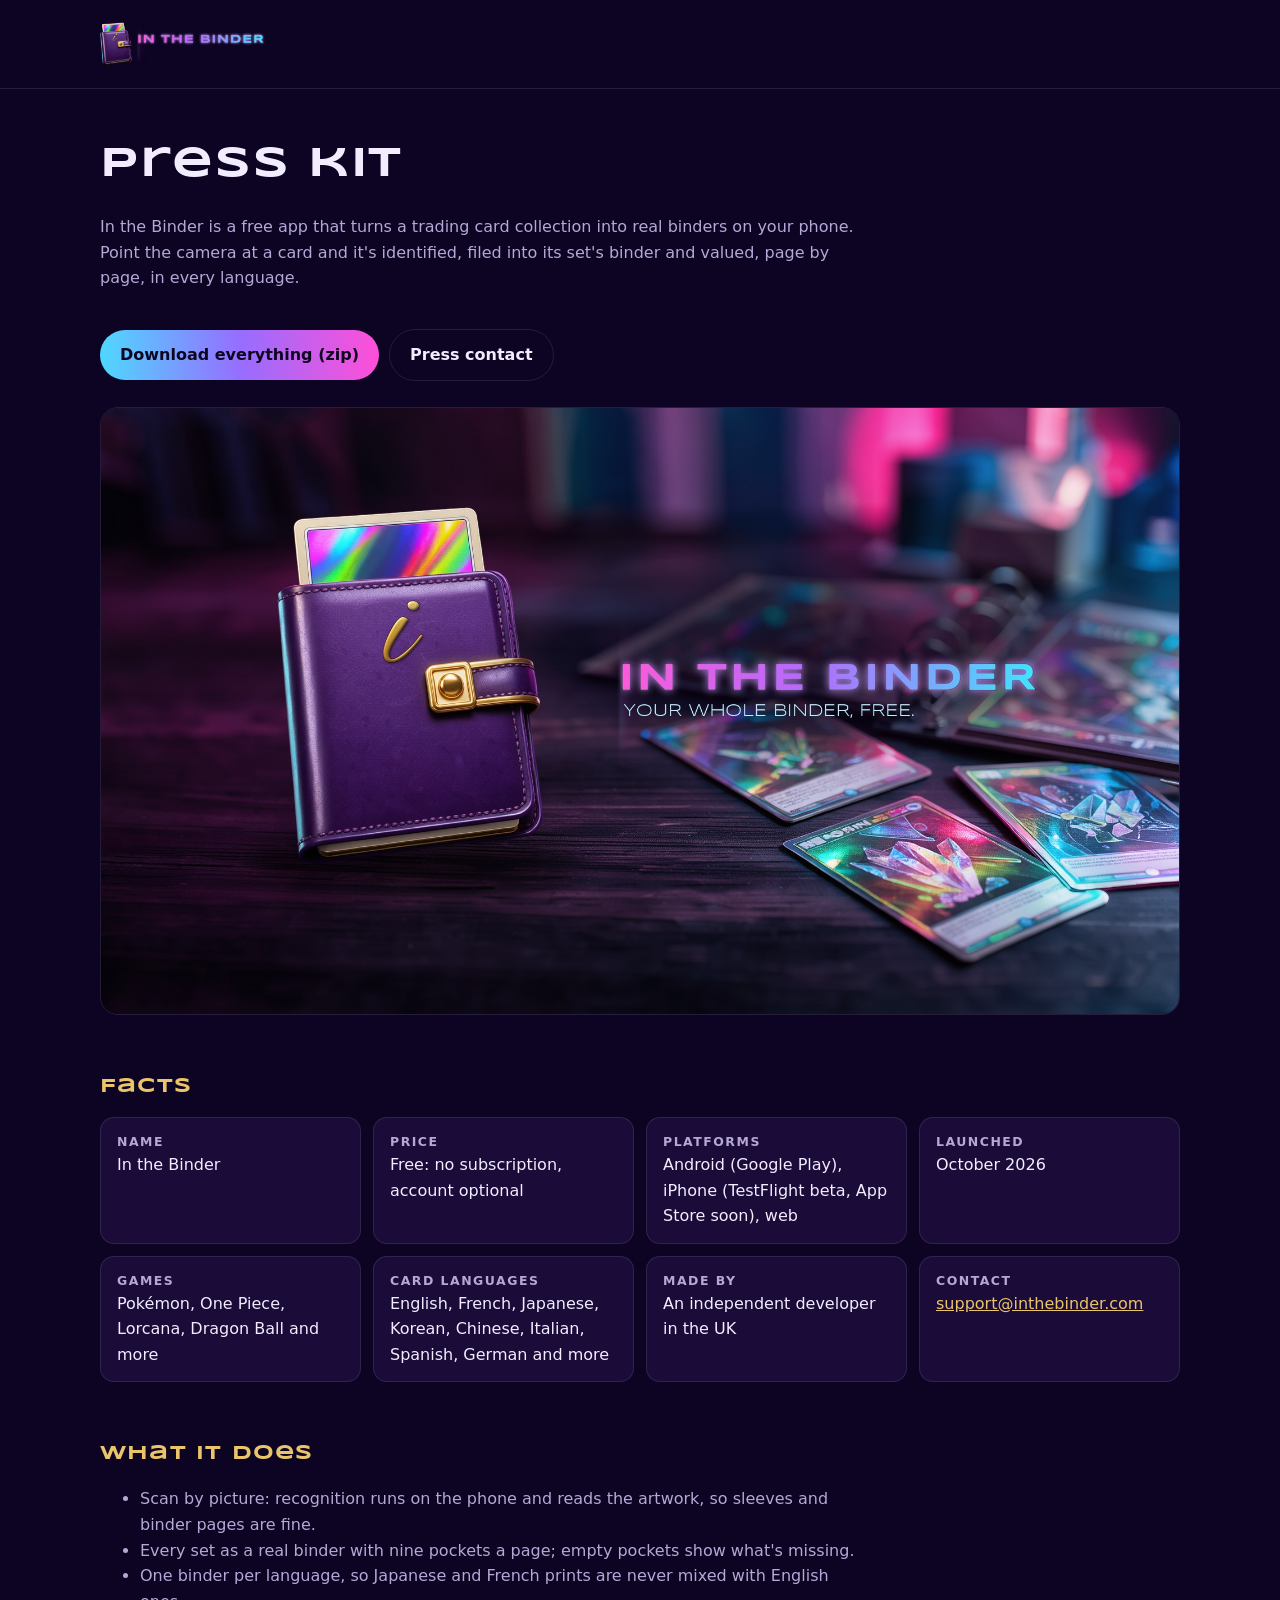
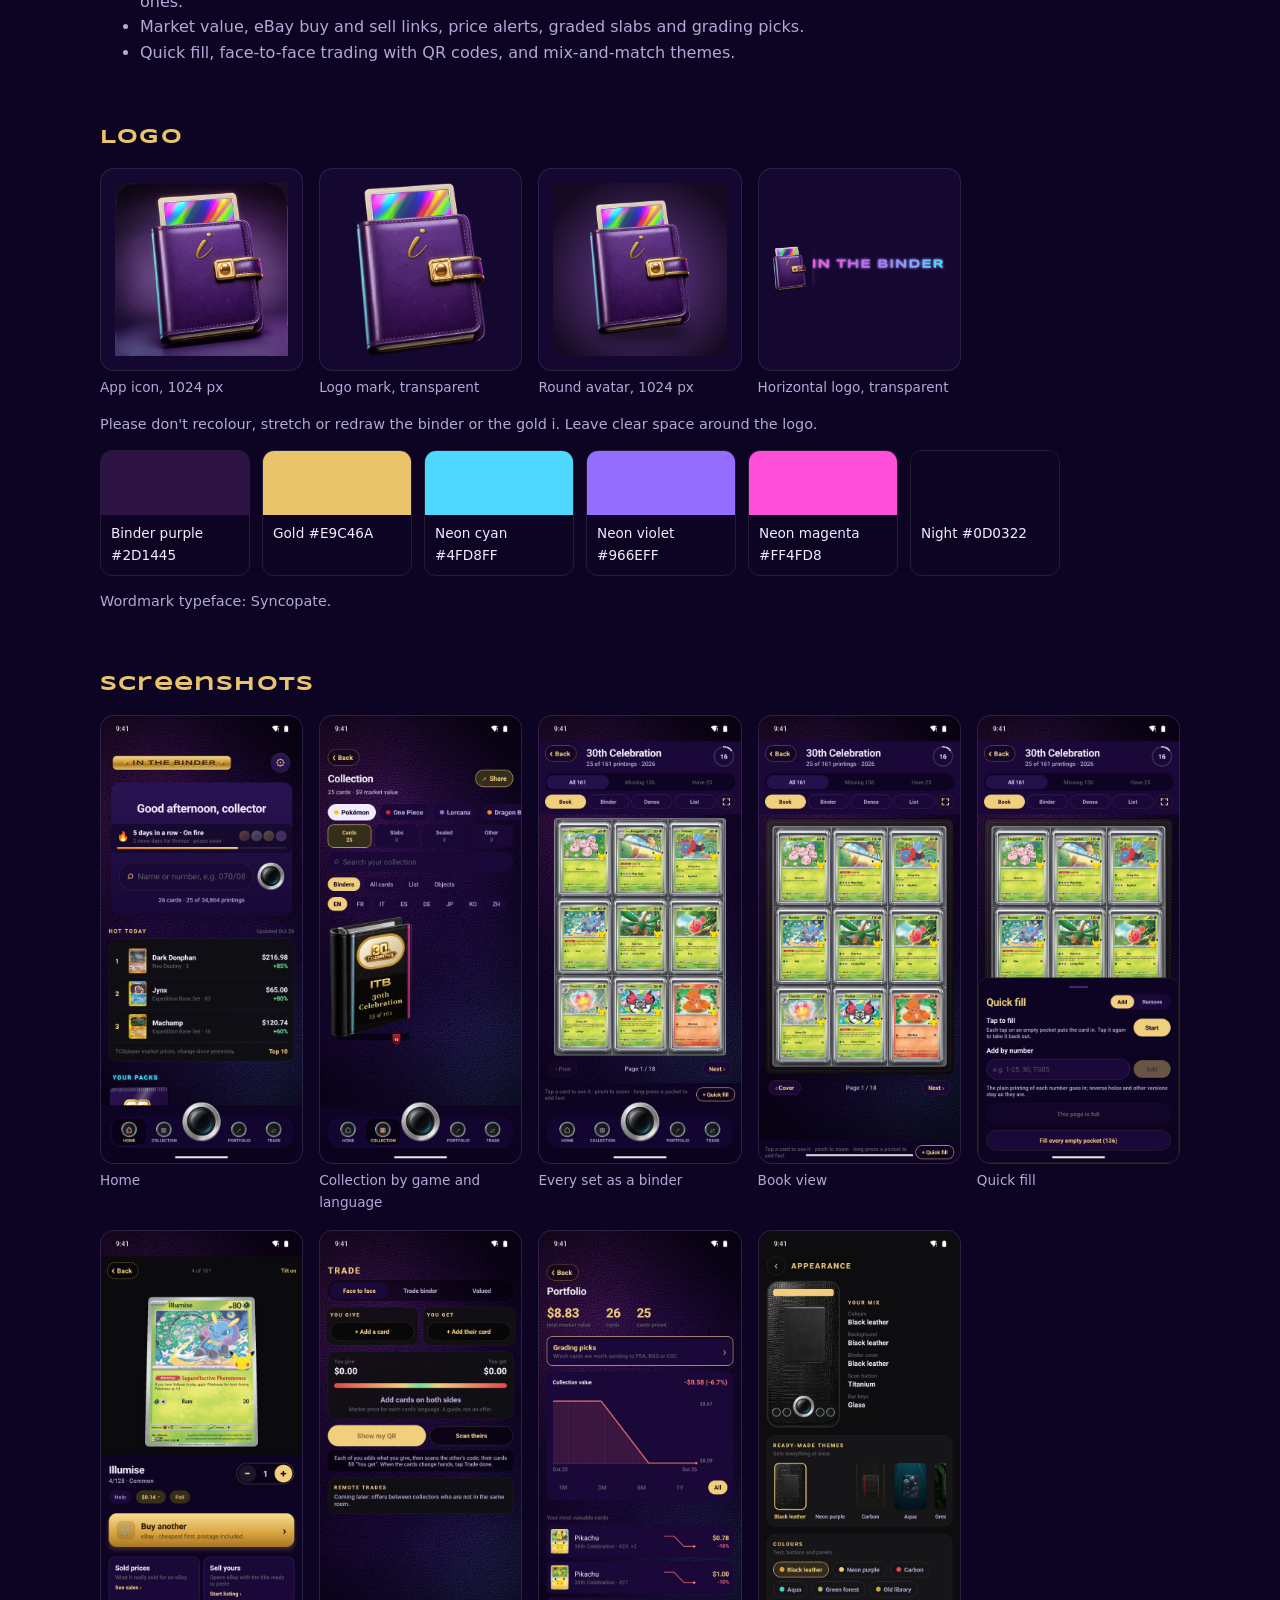
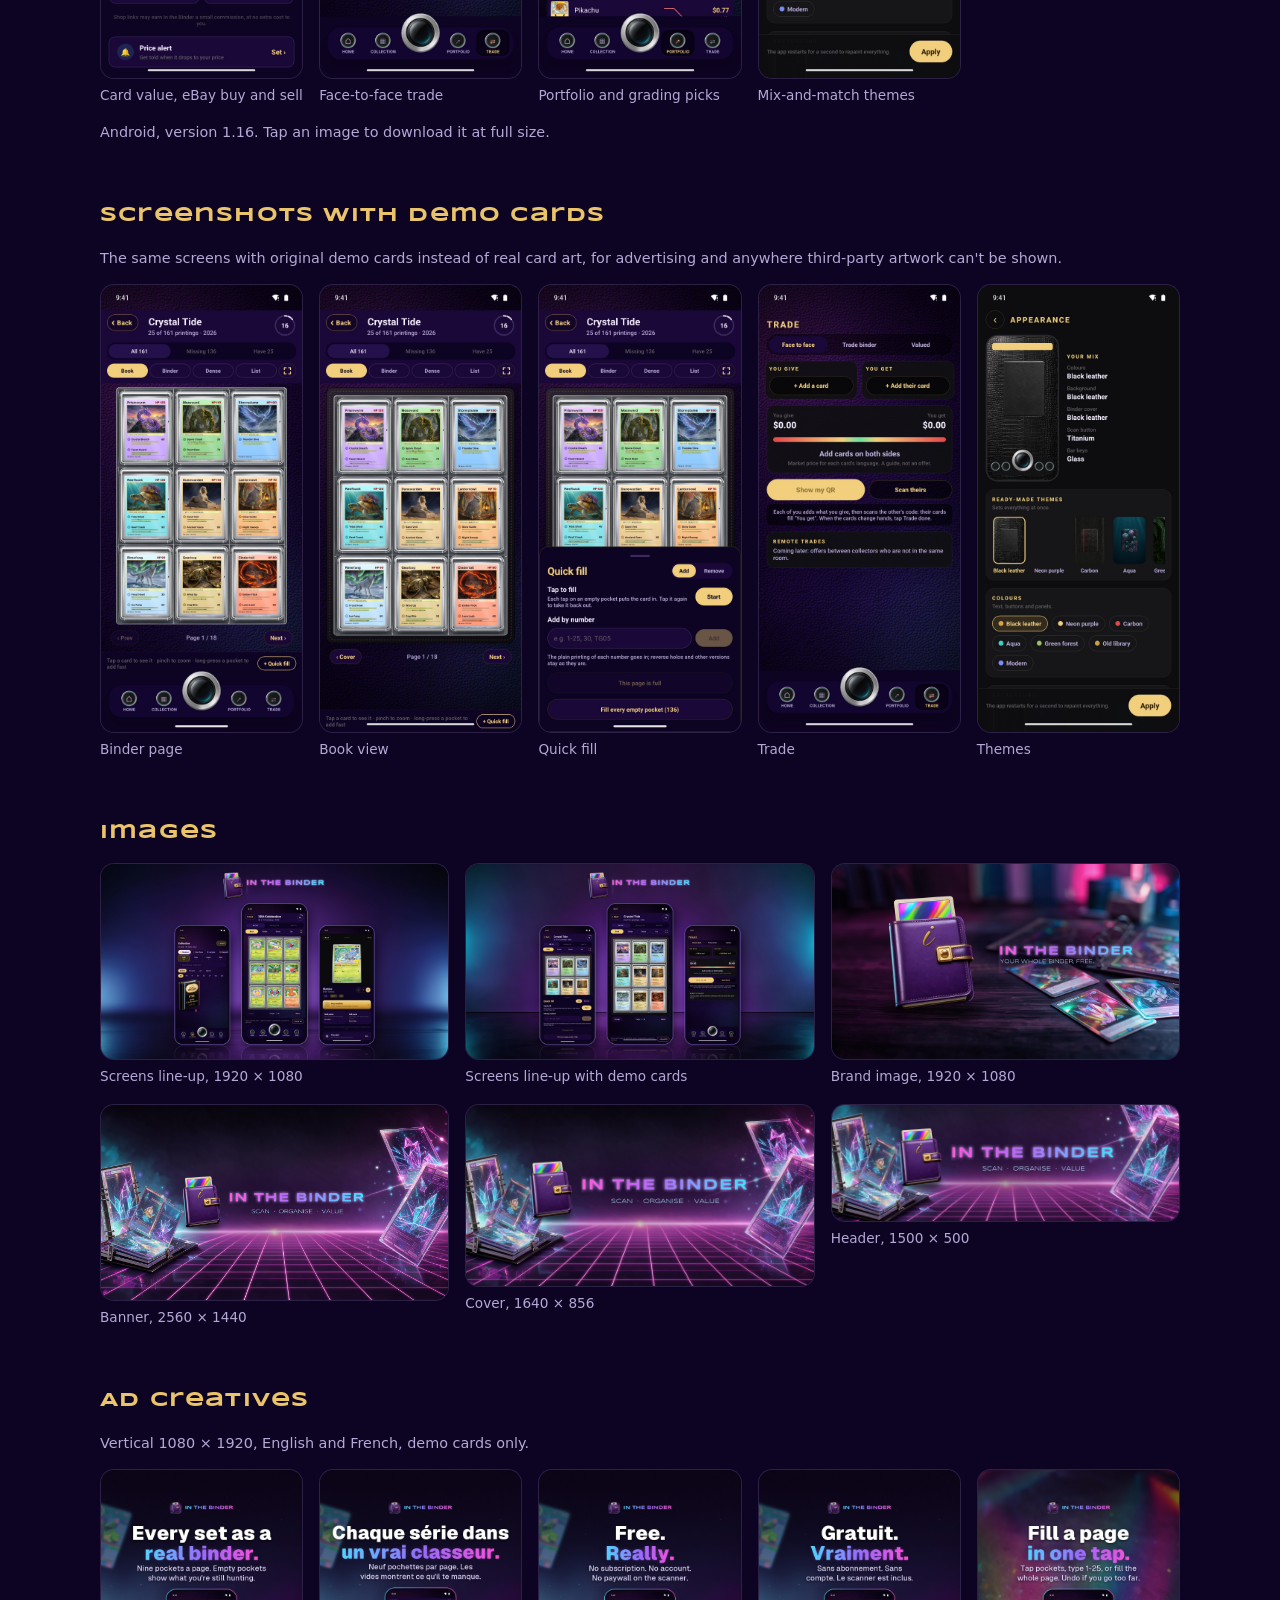
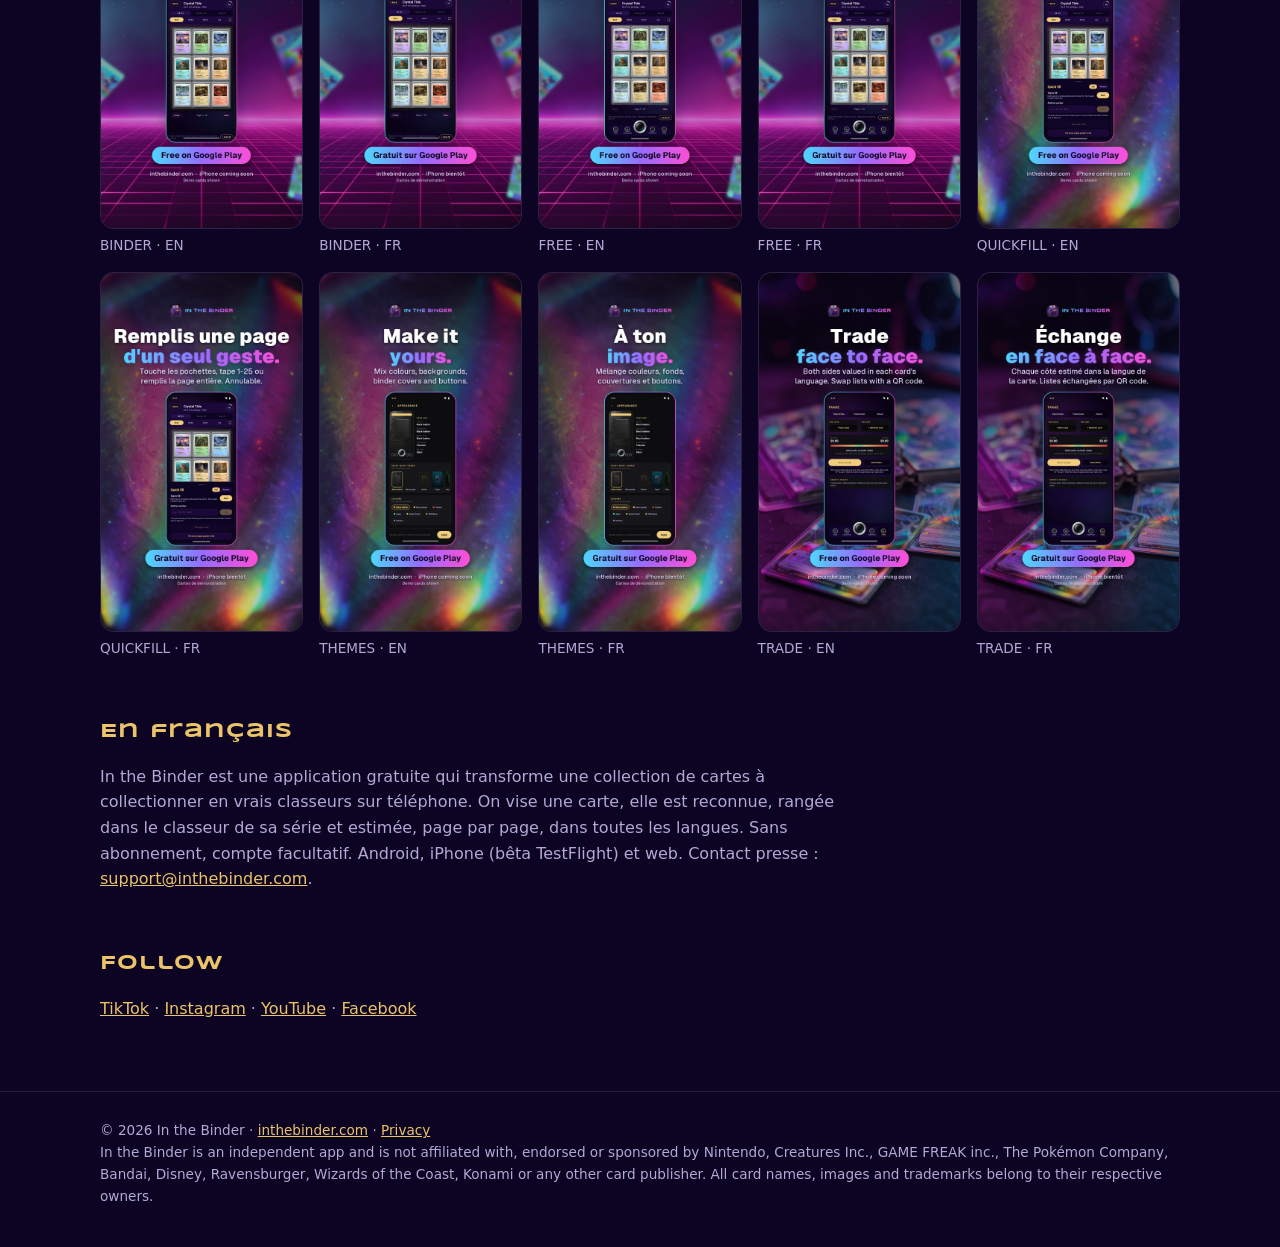
<file: press/index.html>
<!doctype html>
<html lang="en"><head><meta charset="utf-8"><meta name="viewport" content="width=device-width,initial-scale=1">
<title>Press kit · In the Binder</title>
<meta name="description" content="Logos, screenshots, images and facts about In the Binder, the free trading card binder app.">
<link rel="icon" href="/favicon.svg" type="image/svg+xml"><link rel="icon" href="/favicon.png" type="image/png"><link rel="apple-touch-icon" href="/apple-touch-icon.png">
<meta property="og:title" content="In the Binder · Press kit"><meta property="og:image" content="https://inthebinder.com/press/hero/hero-brand.jpg">
<style>
@font-face{font-family:Sync;src:url(/fonts/Syncopate-Bold.woff2) format("woff2");font-weight:700}
:root{--bg:#0d0322;--panel:#1a0b38;--line:rgba(255,255,255,.1);--text:#f2ecff;--dim:#b4a8d6;--gold:#e9c46a}
*{box-sizing:border-box} body{margin:0;background:var(--bg);color:var(--text);font:16px/1.6 system-ui,-apple-system,Segoe UI,Roboto,sans-serif}
a{color:var(--gold)} .wrap{max-width:1120px;margin:0 auto;padding:0 20px}
header{padding:22px 0;border-bottom:1px solid var(--line)} header img{height:44px;display:block}
h1{font-family:Sync,sans-serif;font-size:clamp(26px,4vw,42px);letter-spacing:.04em;margin:42px 0 8px}
h2{font-family:Sync,sans-serif;font-size:20px;letter-spacing:.06em;margin:56px 0 14px;color:var(--gold)}
.lead{color:var(--dim);max-width:760px} .hero img{width:100%;border-radius:18px;display:block;margin-top:26px;border:1px solid var(--line)}
.btn{display:inline-block;margin:22px 10px 0 0;padding:12px 20px;border-radius:999px;background:linear-gradient(90deg,#4fd8ff,#966eff,#ff4fd8);color:#0e0620;font-weight:700;text-decoration:none}
.btn.alt{background:none;border:1px solid var(--line);color:var(--text)}
.facts{display:grid;grid-template-columns:repeat(auto-fit,minmax(230px,1fr));gap:12px} .facts div{background:var(--panel);border:1px solid var(--line);border-radius:14px;padding:14px 16px}
.facts b{display:block;color:var(--dim);font-size:.78rem;letter-spacing:.12em;text-transform:uppercase;font-weight:600}
.grid{display:grid;grid-template-columns:repeat(auto-fill,minmax(170px,1fr));gap:16px} .grid.wide{grid-template-columns:repeat(auto-fill,minmax(300px,1fr))}
figure{margin:0} figure img{width:100%;border-radius:14px;border:1px solid var(--line);display:block;background:#140830} figcaption{font-size:.85rem;color:var(--dim);margin-top:6px}
.logos figure img{object-fit:contain;aspect-ratio:1;padding:14px}
.swatches{display:flex;flex-wrap:wrap;gap:12px} .sw{width:150px;border-radius:12px;overflow:hidden;border:1px solid var(--line);font-size:.85rem} .sw i{display:block;height:64px} .sw span{display:block;padding:8px 10px}
.note{color:var(--dim);font-size:.9rem} footer{margin:70px 0 0;padding:28px 0 40px;border-top:1px solid var(--line);color:var(--dim);font-size:.85rem}
</style></head><body>
<header><div class="wrap"><a href="/"><img src="/logo.png" alt="In the Binder"></a></div></header>
<main class="wrap">
<h1>Press kit</h1>
<p class="lead">In the Binder is a free app that turns a trading card collection into real binders on your phone. Point the camera at a card and it's identified, filed into its set's binder and valued, page by page, in every language.</p>
<a class="btn" href="in-the-binder-press-kit.zip" download>Download everything (zip)</a><a class="btn alt" href="mailto:support@inthebinder.com">Press contact</a>
<div class="hero"><img src="hero/hero-brand.jpg" alt="The In the Binder logo, a purple leather binder with a gold i"></div>

<h2>Facts</h2>
<div class="facts">
<div><b>Name</b>In the Binder</div><div><b>Price</b>Free: no subscription, account optional</div>
<div><b>Platforms</b>Android (Google Play), iPhone (TestFlight beta, App Store soon), web</div><div><b>Launched</b>October 2026</div>
<div><b>Games</b>Pokémon, One Piece, Lorcana, Dragon Ball and more</div><div><b>Card languages</b>English, French, Japanese, Korean, Chinese, Italian, Spanish, German and more</div>
<div><b>Made by</b>An independent developer in the UK</div><div><b>Contact</b><a href="mailto:support@inthebinder.com">support@inthebinder.com</a></div>
</div>

<h2>What it does</h2>
<ul class="lead">
<li>Scan by picture: recognition runs on the phone and reads the artwork, so sleeves and binder pages are fine.</li>
<li>Every set as a real binder with nine pockets a page; empty pockets show what's missing.</li>
<li>One binder per language, so Japanese and French prints are never mixed with English ones.</li>
<li>Market value, eBay buy and sell links, price alerts, graded slabs and grading picks.</li>
<li>Quick fill, face-to-face trading with QR codes, and mix-and-match themes.</li>
</ul>

<h2>Logo</h2>
<div class="grid logos">
<figure><a href="logo/in-the-binder-app-icon-1024.png" download><img src="logo/in-the-binder-app-icon-1024.png" alt="App icon, 1024 px" loading="lazy"></a><figcaption>App icon, 1024 px</figcaption></figure><figure><a href="logo/in-the-binder-logo-mark.png" download><img src="logo/in-the-binder-logo-mark.png" alt="Logo mark, transparent" loading="lazy"></a><figcaption>Logo mark, transparent</figcaption></figure>
<figure><a href="logo/in-the-binder-avatar-1024.png" download><img src="logo/in-the-binder-avatar-1024.png" alt="Round avatar, 1024 px" loading="lazy"></a><figcaption>Round avatar, 1024 px</figcaption></figure><figure><a href="logo/in-the-binder-logo-horizontal.png" download><img src="logo/in-the-binder-logo-horizontal.png" alt="Horizontal logo, transparent" loading="lazy"></a><figcaption>Horizontal logo, transparent</figcaption></figure>
</div>
<p class="note">Please don't recolour, stretch or redraw the binder or the gold i. Leave clear space around the logo.</p>
<div class="swatches">
<div class="sw"><i style="background:#2d1445"></i><span>Binder purple #2D1445</span></div><div class="sw"><i style="background:#e9c46a"></i><span>Gold #E9C46A</span></div>
<div class="sw"><i style="background:#4fd8ff"></i><span>Neon cyan #4FD8FF</span></div><div class="sw"><i style="background:#966eff"></i><span>Neon violet #966EFF</span></div>
<div class="sw"><i style="background:#ff4fd8"></i><span>Neon magenta #FF4FD8</span></div><div class="sw"><i style="background:#0d0322"></i><span>Night #0D0322</span></div>
</div>
<p class="note">Wordmark typeface: Syncopate.</p>

<h2>Screenshots</h2>
<div class="grid"><figure><a href="shots/home.jpg" download><img src="shots/home.jpg" alt="Home" loading="lazy"></a><figcaption>Home</figcaption></figure><figure><a href="shots/collection.jpg" download><img src="shots/collection.jpg" alt="Collection by game and language" loading="lazy"></a><figcaption>Collection by game and language</figcaption></figure><figure><a href="shots/binder.jpg" download><img src="shots/binder.jpg" alt="Every set as a binder" loading="lazy"></a><figcaption>Every set as a binder</figcaption></figure><figure><a href="shots/binder_book.jpg" download><img src="shots/binder_book.jpg" alt="Book view" loading="lazy"></a><figcaption>Book view</figcaption></figure><figure><a href="shots/quickfill.jpg" download><img src="shots/quickfill.jpg" alt="Quick fill" loading="lazy"></a><figcaption>Quick fill</figcaption></figure><figure><a href="shots/detail.jpg" download><img src="shots/detail.jpg" alt="Card value, eBay buy and sell" loading="lazy"></a><figcaption>Card value, eBay buy and sell</figcaption></figure><figure><a href="shots/trade.jpg" download><img src="shots/trade.jpg" alt="Face-to-face trade" loading="lazy"></a><figcaption>Face-to-face trade</figcaption></figure><figure><a href="shots/portfolio.jpg" download><img src="shots/portfolio.jpg" alt="Portfolio and grading picks" loading="lazy"></a><figcaption>Portfolio and grading picks</figcaption></figure><figure><a href="shots/appearance.jpg" download><img src="shots/appearance.jpg" alt="Mix-and-match themes" loading="lazy"></a><figcaption>Mix-and-match themes</figcaption></figure></div>
<p class="note">Android, version 1.16. Tap an image to download it at full size.</p>

<h2>Screenshots with demo cards</h2>
<p class="note">The same screens with original demo cards instead of real card art, for advertising and anywhere third-party artwork can't be shown.</p>
<div class="grid"><figure><a href="shots-demo/binder.jpg" download><img src="shots-demo/binder.jpg" alt="Binder page" loading="lazy"></a><figcaption>Binder page</figcaption></figure><figure><a href="shots-demo/binder_book.jpg" download><img src="shots-demo/binder_book.jpg" alt="Book view" loading="lazy"></a><figcaption>Book view</figcaption></figure><figure><a href="shots-demo/quickfill.jpg" download><img src="shots-demo/quickfill.jpg" alt="Quick fill" loading="lazy"></a><figcaption>Quick fill</figcaption></figure><figure><a href="shots-demo/trade.jpg" download><img src="shots-demo/trade.jpg" alt="Trade" loading="lazy"></a><figcaption>Trade</figcaption></figure><figure><a href="shots-demo/appearance.jpg" download><img src="shots-demo/appearance.jpg" alt="Themes" loading="lazy"></a><figcaption>Themes</figcaption></figure></div>

<h2>Images</h2>
<div class="grid wide">
<figure><a href="hero/hero-screens.jpg" download><img src="hero/hero-screens.jpg" alt="Screens line-up, 1920 × 1080" loading="lazy"></a><figcaption>Screens line-up, 1920 × 1080</figcaption></figure><figure><a href="hero/hero-screens-demo-cards.jpg" download><img src="hero/hero-screens-demo-cards.jpg" alt="Screens line-up with demo cards" loading="lazy"></a><figcaption>Screens line-up with demo cards</figcaption></figure><figure><a href="hero/hero-brand.jpg" download><img src="hero/hero-brand.jpg" alt="Brand image, 1920 × 1080" loading="lazy"></a><figcaption>Brand image, 1920 × 1080</figcaption></figure>
<figure><a href="social/youtube_banner_2560x1440.jpg" download><img src="social/youtube_banner_2560x1440.jpg" alt="Banner, 2560 × 1440" loading="lazy"></a><figcaption>Banner, 2560 × 1440</figcaption></figure><figure><a href="social/facebook_cover_1640x856.jpg" download><img src="social/facebook_cover_1640x856.jpg" alt="Cover, 1640 × 856" loading="lazy"></a><figcaption>Cover, 1640 × 856</figcaption></figure><figure><a href="social/x_header_1500x500.jpg" download><img src="social/x_header_1500x500.jpg" alt="Header, 1500 × 500" loading="lazy"></a><figcaption>Header, 1500 × 500</figcaption></figure>
</div>

<h2>Ad creatives</h2>
<p class="note">Vertical 1080 × 1920, English and French, demo cards only.</p>
<div class="grid"><figure><a href="ads/itb_paid_binder_en_916.jpg" download><img src="ads/itb_paid_binder_en_916.jpg" alt="BINDER · EN" loading="lazy"></a><figcaption>BINDER · EN</figcaption></figure><figure><a href="ads/itb_paid_binder_fr_916.jpg" download><img src="ads/itb_paid_binder_fr_916.jpg" alt="BINDER · FR" loading="lazy"></a><figcaption>BINDER · FR</figcaption></figure><figure><a href="ads/itb_paid_free_en_916.jpg" download><img src="ads/itb_paid_free_en_916.jpg" alt="FREE · EN" loading="lazy"></a><figcaption>FREE · EN</figcaption></figure><figure><a href="ads/itb_paid_free_fr_916.jpg" download><img src="ads/itb_paid_free_fr_916.jpg" alt="FREE · FR" loading="lazy"></a><figcaption>FREE · FR</figcaption></figure><figure><a href="ads/itb_paid_quickfill_en_916.jpg" download><img src="ads/itb_paid_quickfill_en_916.jpg" alt="QUICKFILL · EN" loading="lazy"></a><figcaption>QUICKFILL · EN</figcaption></figure><figure><a href="ads/itb_paid_quickfill_fr_916.jpg" download><img src="ads/itb_paid_quickfill_fr_916.jpg" alt="QUICKFILL · FR" loading="lazy"></a><figcaption>QUICKFILL · FR</figcaption></figure><figure><a href="ads/itb_paid_themes_en_916.jpg" download><img src="ads/itb_paid_themes_en_916.jpg" alt="THEMES · EN" loading="lazy"></a><figcaption>THEMES · EN</figcaption></figure><figure><a href="ads/itb_paid_themes_fr_916.jpg" download><img src="ads/itb_paid_themes_fr_916.jpg" alt="THEMES · FR" loading="lazy"></a><figcaption>THEMES · FR</figcaption></figure><figure><a href="ads/itb_paid_trade_en_916.jpg" download><img src="ads/itb_paid_trade_en_916.jpg" alt="TRADE · EN" loading="lazy"></a><figcaption>TRADE · EN</figcaption></figure><figure><a href="ads/itb_paid_trade_fr_916.jpg" download><img src="ads/itb_paid_trade_fr_916.jpg" alt="TRADE · FR" loading="lazy"></a><figcaption>TRADE · FR</figcaption></figure></div>

<h2>En français</h2>
<p class="lead">In the Binder est une application gratuite qui transforme une collection de cartes à collectionner en vrais classeurs sur téléphone. On vise une carte, elle est reconnue, rangée dans le classeur de sa série et estimée, page par page, dans toutes les langues. Sans abonnement, compte facultatif. Android, iPhone (bêta TestFlight) et web. Contact presse : <a href="mailto:support@inthebinder.com">support@inthebinder.com</a>.</p>

<h2>Follow</h2>
<p class="lead"><a href="https://www.tiktok.com/@in.the.binder" rel="me">TikTok</a> · <a href="https://www.instagram.com/in.the.binder/" rel="me">Instagram</a> · <a href="https://www.youtube.com/@in.the.binder" rel="me">YouTube</a> · <a href="https://www.facebook.com/profile.php?id=61596048744806" rel="me">Facebook</a></p>
</main>
<footer><div class="wrap">© 2026 In the Binder · <a href="/">inthebinder.com</a> · <a href="/privacy.html">Privacy</a><br>In the Binder is an independent app and is not affiliated with, endorsed or sponsored by Nintendo, Creatures Inc., GAME FREAK inc., The Pokémon Company, Bandai, Disney, Ravensburger, Wizards of the Coast, Konami or any other card publisher. All card names, images and trademarks belong to their respective owners.</div></footer>
</body></html>
</file>
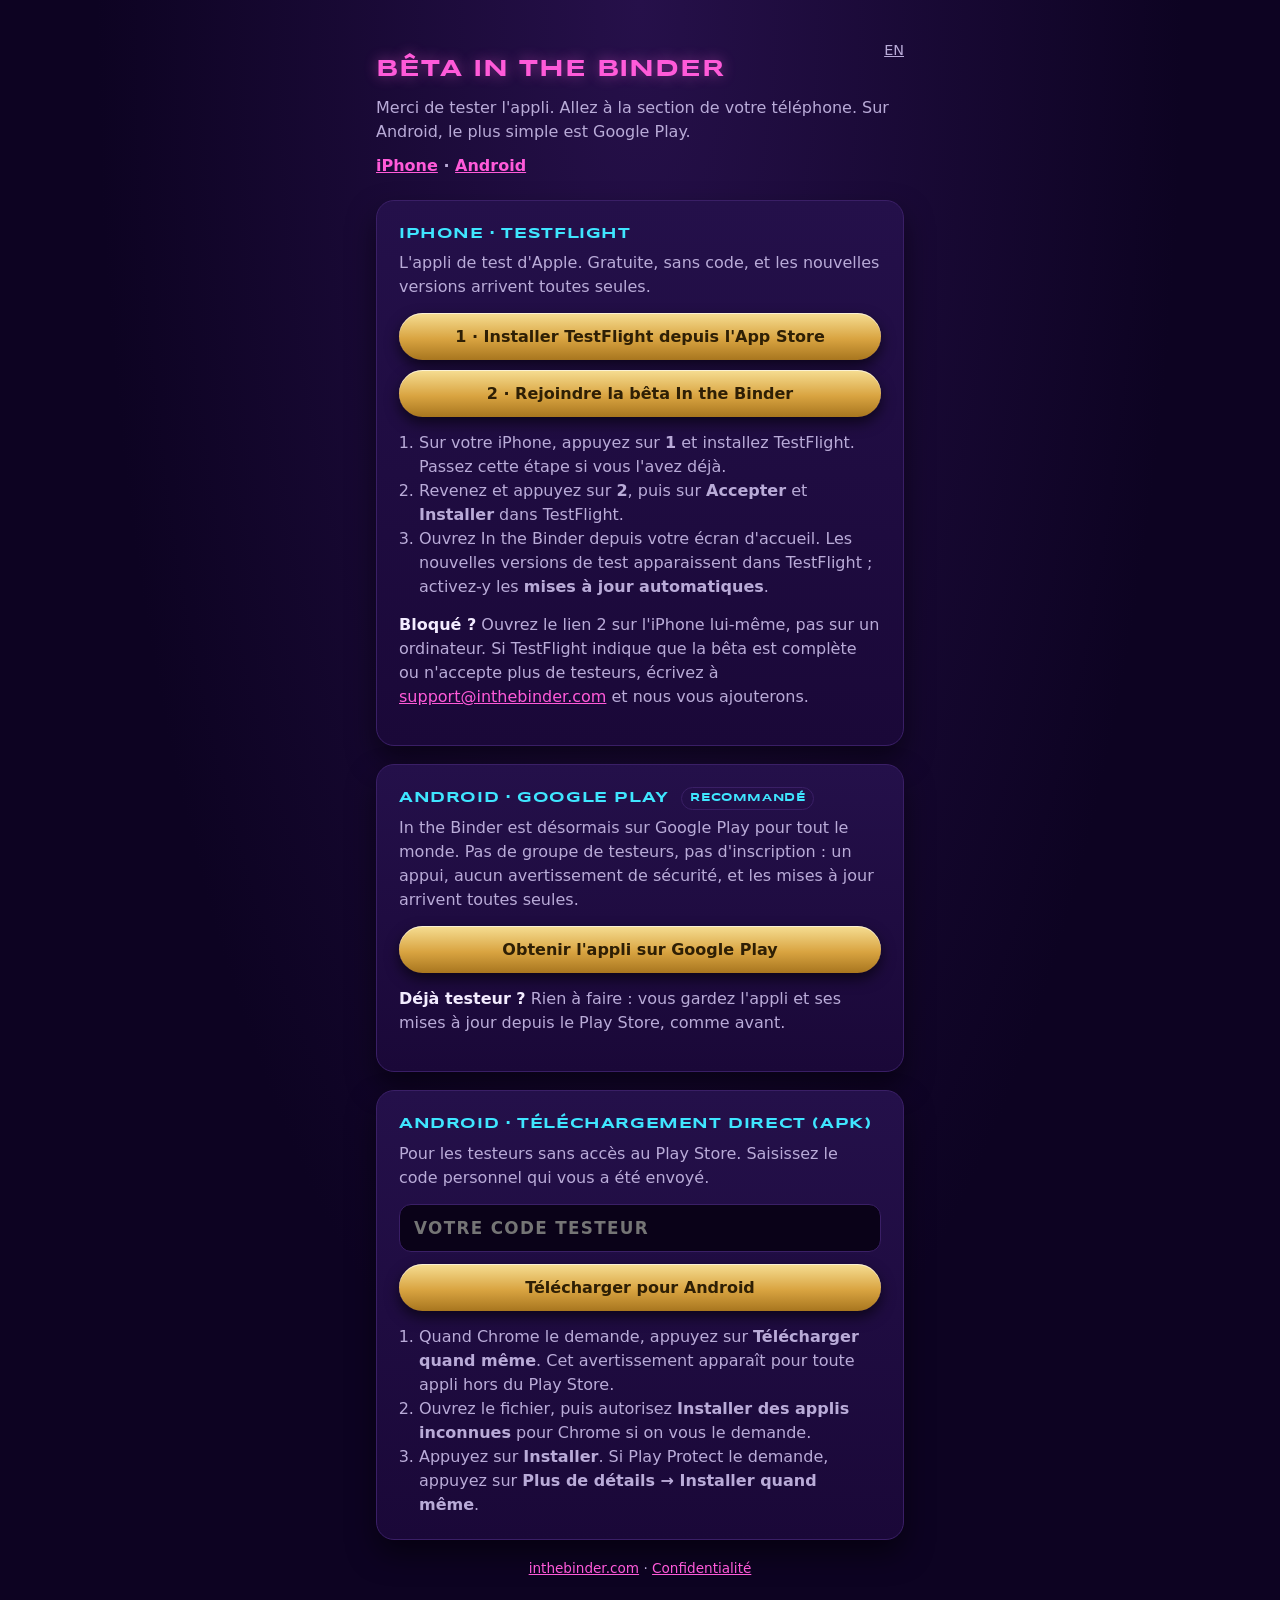
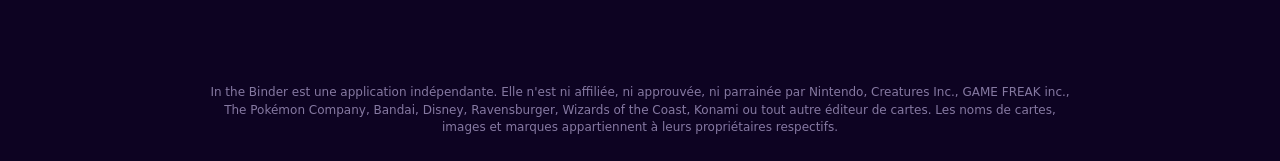
<file: fr/beta/index.html>
<!doctype html>
<html lang="fr">
<head>
<meta charset="utf-8">
<meta name="viewport" content="width=device-width, initial-scale=1">
<title>In the Binder – Bêta</title>
<meta name="robots" content="noindex">
<link rel="icon" type="image/svg+xml" href="/favicon.svg">
<link rel="icon" type="image/png" href="/favicon.png">
<style>
  :root{--bg:#0d0322;--panel:#1a0838;--panel2:#24104a;--line:#3a1f66;--text:#f3ecff;--dim:#b9abd8;--pink:#ff5ad9;--cyan:#3fe6ff}
  @font-face{font-family:"Syncopate";font-weight:700;font-display:swap;src:url(/fonts/Syncopate-Bold.woff2) format("woff2")}
  *{box-sizing:border-box}
  body{margin:0;background:radial-gradient(ellipse at 50% 0%,#26104a,var(--bg) 60%);color:var(--text);font:16px/1.5 system-ui,"Segoe UI",sans-serif;min-height:100vh}
  main{max-width:560px;margin:0 auto;padding:40px 16px 60px}
  h1,h2{font-family:"Syncopate","Segoe UI",sans-serif;text-transform:uppercase;letter-spacing:.04em;margin:0}
  h1{font-size:1.5rem;color:var(--pink);text-shadow:0 0 14px rgba(255,90,217,.45)}
  h2{font-size:.95rem;color:var(--cyan);margin-bottom:6px}
  .lead{color:var(--dim);margin:8px 0 28px}
  .box{background:linear-gradient(180deg,var(--panel2),var(--panel));border:1px solid var(--line);border-radius:18px;padding:22px;margin-bottom:18px;box-shadow:0 14px 28px rgba(0,0,0,.5)}
  .tag{display:inline-block;font-size:.7rem;font-weight:800;padding:2px 8px;border-radius:99px;border:1px solid var(--line);color:var(--cyan);margin-left:6px;vertical-align:middle}
  p{color:var(--dim);margin:6px 0 14px}
  .btn{display:block;width:100%;text-align:center;padding:14px;border-radius:999px;border:0;font:800 1rem system-ui,sans-serif;text-decoration:none;cursor:pointer;color:#2e1f05;background:linear-gradient(180deg,#f6de93,#d9a441 55%,#a8761f);box-shadow:0 1px 0 rgba(255,255,255,.6) inset,0 6px 14px rgba(0,0,0,.6)}
  input{width:100%;padding:13px 14px;border-radius:12px;border:1px solid var(--line);background:#0a0218;color:var(--text);font:600 1.05rem system-ui,sans-serif;letter-spacing:.08em;text-transform:uppercase;margin-bottom:12px}
  ol{color:var(--dim);padding-left:20px;margin:14px 0 0}
  .err{display:none;color:#ff8a8a;font-weight:700;margin:0 0 10px}
  .foot{color:var(--dim);font-size:.85rem;text-align:center}
  a{color:var(--pink)}
  .btn-wait{opacity:.55;cursor:default;filter:saturate(.6)}
  .wait-note{font-size:.9rem;margin:10px 0 0}
  .jump{margin:-18px 0 22px;font-weight:700}
  section{scroll-margin-top:16px}
</style>
<script>(function(){try{var K='h7k_lang',p=location.pathname,onFr=/^\/fr(\/|$)/.test(p),s=null;try{s=localStorage.getItem(K)}catch(e){}document.addEventListener('click',function(e){var a=e.target.closest&&e.target.closest('[data-lang]');if(a){try{localStorage.setItem(K,a.getAttribute('data-lang'))}catch(e){}}});if(onFr||s)return;var L=(navigator.languages||[navigator.language||'']).join(',').toLowerCase();if(/(^|,)fr(-[a-z]+)?(,|$)/.test(L)){location.replace((p==='/'?'/fr/':'/fr'+p)+location.search+location.hash)}}catch(e){}})();</script>
</head>
<body>
<main>
<div class="lang-row" style="text-align:right;font-size:.9rem;margin-bottom:-10px"><a href="/beta/" class="lang-switch" data-lang="en" aria-label="English version" style="color:var(--dim)">EN</a></div>
  <h1>Bêta In the Binder</h1>
  <p class="lead">Merci de tester l'appli. Allez à la section de votre téléphone. Sur Android, le plus simple est Google Play.</p>
  <p class="jump"><a href="#iphone">iPhone</a> · <a href="#android">Android</a></p>

  <section class="box" id="iphone">
    <h2>iPhone · TestFlight</h2>
    <p>L'appli de test d'Apple. Gratuite, sans code, et les nouvelles versions arrivent toutes seules.</p>
    <a class="btn" href="https://apps.apple.com/app/testflight/id899247664" target="_blank" rel="noopener">1 · Installer TestFlight depuis l'App Store</a>
    <div style="height:10px"></div>
    <a class="btn" href="https://testflight.apple.com/join/mhyRpRHu" target="_blank" rel="noopener">2 · Rejoindre la bêta In the Binder</a>
    <ol>
      <li>Sur votre iPhone, appuyez sur <b>1</b> et installez TestFlight. Passez cette étape si vous l'avez déjà.</li>
      <li>Revenez et appuyez sur <b>2</b>, puis sur <b>Accepter</b> et <b>Installer</b> dans TestFlight.</li>
      <li>Ouvrez In the Binder depuis votre écran d'accueil. Les nouvelles versions de test apparaissent dans TestFlight ; activez-y les <b>mises à jour automatiques</b>.</li>
    </ol>
    <p style="margin-top:14px"><b style="color:#f3ecff">Bloqué ?</b> Ouvrez le lien 2 sur l'iPhone lui-même, pas sur un ordinateur. Si TestFlight indique que la bêta est complète ou n'accepte plus de testeurs, écrivez à <a href="mailto:support@inthebinder.com">support@inthebinder.com</a> et nous vous ajouterons.</p>
  </section>

  <section class="box" id="android">
    <h2>Android · Google Play <span class="tag">Recommandé</span></h2>
    <p>In the Binder est désormais sur Google Play pour tout le monde. Pas de groupe de testeurs, pas d'inscription : un appui, aucun avertissement de sécurité, et les mises à jour arrivent toutes seules.</p>
    <a class="btn" href="https://play.google.com/store/apps/details?id=com.inthebinder.app" target="_blank" rel="noopener">Obtenir l'appli sur Google Play</a>
    <p style="margin-top:14px"><b style="color:#f3ecff">Déjà testeur ?</b> Rien à faire : vous gardez l'appli et ses mises à jour depuis le Play Store, comme avant.</p>
  </section>

  <section class="box">
    <h2>Android · Téléchargement direct (APK)</h2>
    <p>Pour les testeurs sans accès au Play Store. Saisissez le code personnel qui vous a été envoyé.</p>
    <form action="/beta/apk" method="get">
      <div class="err" id="err">Ce code n'a pas fonctionné. Vérifiez-le ou demandez-en un nouveau.</div>
      <input name="code" placeholder="Votre code testeur" autocomplete="off" required>
      <button class="btn" type="submit">Télécharger pour Android</button>
    </form>
    <ol>
      <li>Quand Chrome le demande, appuyez sur <b>Télécharger quand même</b>. Cet avertissement apparaît pour toute appli hors du Play Store.</li>
      <li>Ouvrez le fichier, puis autorisez <b>Installer des applis inconnues</b> pour Chrome si on vous le demande.</li>
      <li>Appuyez sur <b>Installer</b>. Si Play Protect le demande, appuyez sur <b>Plus de détails → Installer quand même</b>.</li>
    </ol>
  </section>

  <p class="foot"><a href="/fr/">inthebinder.com</a> · <a href="/fr/privacy.html">Confidentialité</a></p>
</main>
<script>if(/[?&]bad=1/.test(location.search))document.getElementById('err').style.display='block';</script>
<p class="legal" style="max-width:900px;margin:32px auto 24px;padding:0 16px;text-align:center;font-size:12px;line-height:1.45;opacity:.7">In the Binder est une application indépendante. Elle n'est ni affiliée, ni approuvée, ni parrainée par Nintendo, Creatures Inc., GAME FREAK inc., The Pokémon Company, Bandai, Disney, Ravensburger, Wizards of the Coast, Konami ou tout autre éditeur de cartes. Les noms de cartes, images et marques appartiennent à leurs propriétaires respectifs.</p>
</body>
</html>
</file>
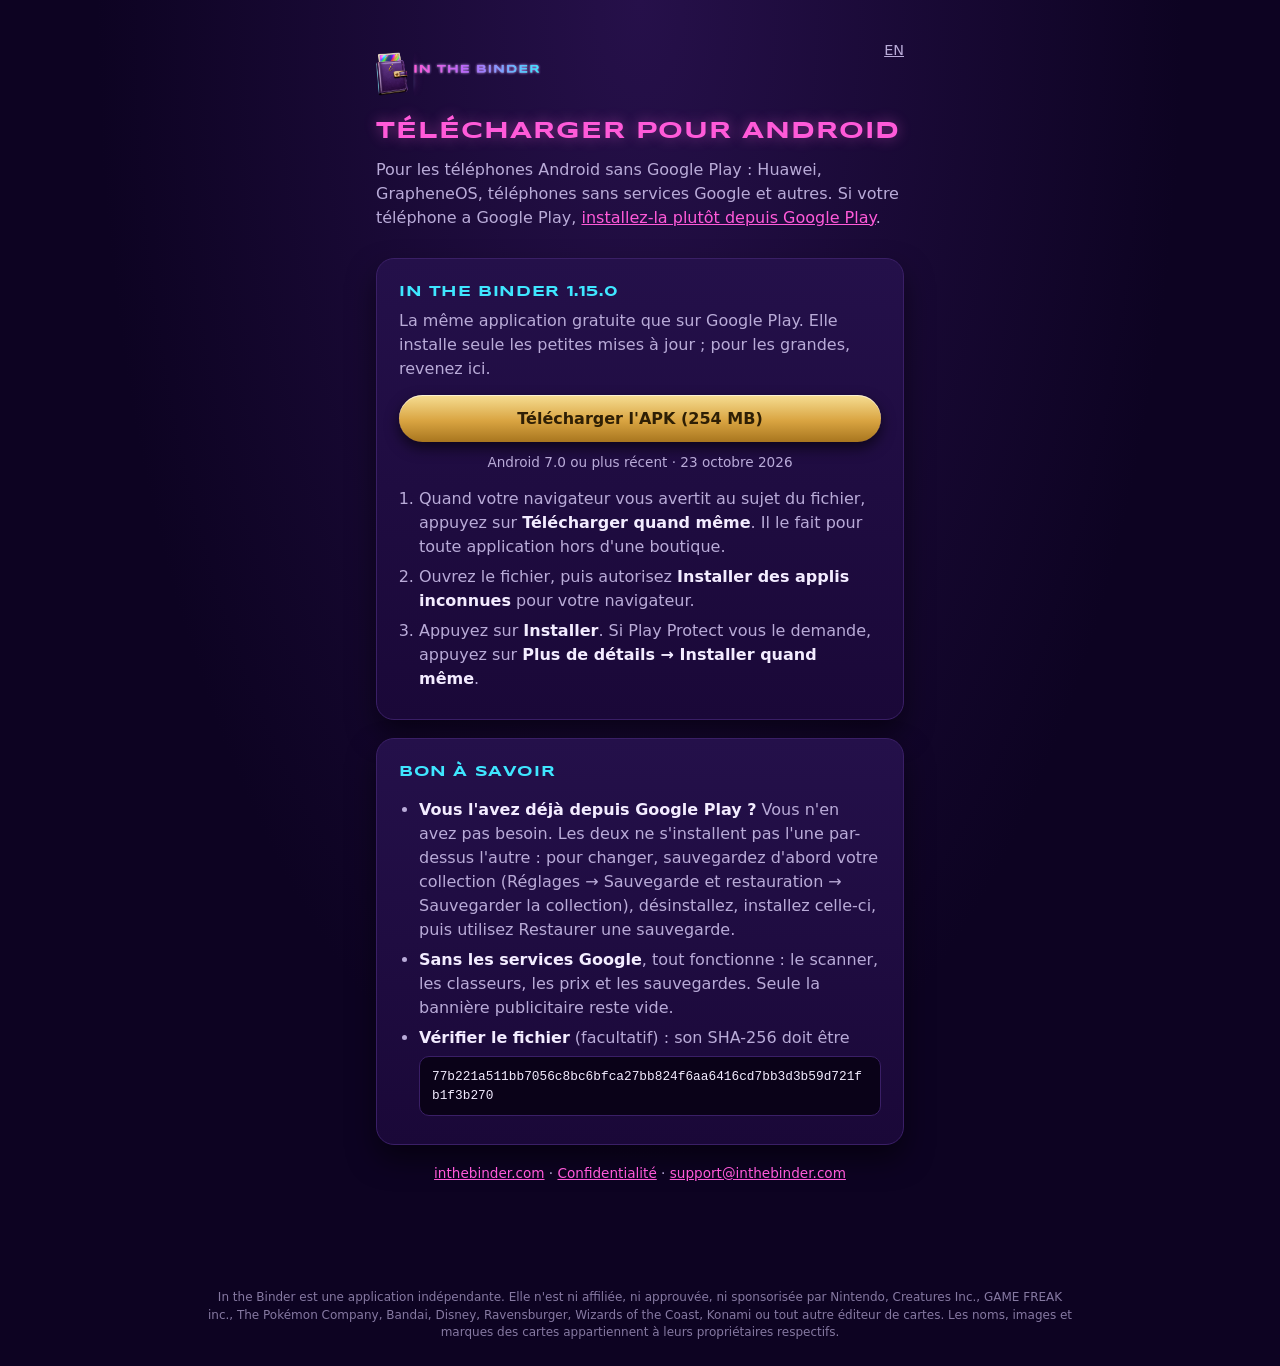
<file: fr/download/index.html>
<!doctype html>
<html lang="fr">
<head>
<meta charset="utf-8">
<meta name="viewport" content="width=device-width, initial-scale=1">
<title>Télécharger In the Binder pour Android (APK)</title>
<meta name="description" content="Téléchargez In the Binder pour les téléphones Android sans Google Play : Huawei, GrapheneOS, téléphones sans services Google et autres. Gratuit, avec somme de contrôle.">
<link rel="canonical" href="https://inthebinder.com/fr/download/">
<link rel="alternate" hreflang="en" href="https://inthebinder.com/download/">
<link rel="alternate" hreflang="fr" href="https://inthebinder.com/fr/download/">
<link rel="icon" type="image/svg+xml" href="/favicon.svg">
<link rel="icon" type="image/png" href="/favicon.png">
<style>
  :root{--bg:#0d0322;--panel:#1a0838;--panel2:#24104a;--line:#3a1f66;--text:#f3ecff;--dim:#b9abd8;--pink:#ff5ad9;--cyan:#3fe6ff}
  @font-face{font-family:"Syncopate";font-weight:700;font-display:swap;src:url(/fonts/Syncopate-Bold.woff2) format("woff2")}
  *{box-sizing:border-box}
  body{margin:0;background:radial-gradient(ellipse at 50% 0%,#26104a,var(--bg) 60%);color:var(--text);font:16px/1.5 system-ui,"Segoe UI",sans-serif;min-height:100vh}
  main{max-width:560px;margin:0 auto;padding:40px 16px 60px}
  h1,h2{font-family:"Syncopate","Segoe UI",sans-serif;text-transform:uppercase;letter-spacing:.04em;margin:0}
  h1{font-size:1.5rem;color:var(--pink);text-shadow:0 0 14px rgba(255,90,217,.45)}
  h2{font-size:.95rem;color:var(--cyan);margin-bottom:6px}
  .lead{color:var(--dim);margin:8px 0 28px}
  .box{background:linear-gradient(180deg,var(--panel2),var(--panel));border:1px solid var(--line);border-radius:18px;padding:22px;margin-bottom:18px;box-shadow:0 14px 28px rgba(0,0,0,.5)}
  p{color:var(--dim);margin:6px 0 14px}
  .btn{display:block;width:100%;text-align:center;padding:14px;border-radius:999px;border:0;font:800 1rem system-ui,sans-serif;text-decoration:none;color:#2e1f05;background:linear-gradient(180deg,#f6de93,#d9a441 55%,#a8761f);box-shadow:0 1px 0 rgba(255,255,255,.6) inset,0 6px 14px rgba(0,0,0,.6)}
  .meta{font-size:.85rem;color:var(--dim);margin:10px 0 0;text-align:center}
  ol,ul{color:var(--dim);padding-left:20px;margin:14px 0 0}
  li{margin-bottom:6px}
  code{display:block;word-break:break-all;background:#0a0218;border:1px solid var(--line);border-radius:10px;padding:10px 12px;font-size:.8rem;color:var(--text);margin-top:6px}
  .foot{color:var(--dim);font-size:.85rem;text-align:center}
  a{color:var(--pink)}
  b{color:var(--text)}
</style>
<script>(function(){try{var K='h7k_lang',p=location.pathname,onFr=/^\/fr(\/|$)/.test(p),s=null;try{s=localStorage.getItem(K)}catch(e){}document.addEventListener('click',function(e){var a=e.target.closest&&e.target.closest('[data-lang]');if(a){try{localStorage.setItem(K,a.getAttribute('data-lang'))}catch(e){}}});if(onFr||s)return;var L=(navigator.languages||[navigator.language||'']).join(',').toLowerCase();if(/(^|,)fr(-[a-z]+)?(,|$)/.test(L)){location.replace((p==='/'?'/fr/':'/fr'+p)+location.search+location.hash)}}catch(e){}})();</script>
</head>
<body>
<main>
<div class="lang-row" style="text-align:right;font-size:.9rem;margin-bottom:-10px"><a href="/download/" class="lang-switch" data-lang="en" aria-label="English version" style="color:var(--dim)">EN</a></div>
  <a href="/fr/"><img src="/logo.png" alt="In the Binder" height="44" style="display:block;margin-bottom:18px"></a>
  <h1>Télécharger pour Android</h1>
  <p class="lead">Pour les téléphones Android sans Google Play : Huawei, GrapheneOS, téléphones sans services Google et autres. Si votre téléphone a Google Play, <a href="https://play.google.com/store/apps/details?id=com.inthebinder.app">installez-la plutôt depuis Google Play</a>.</p>

  <section class="box">
    <h2>In the Binder 1.15.0</h2>
    <p>La même application gratuite que sur Google Play. Elle installe seule les petites mises à jour ; pour les grandes, revenez ici.</p>
    <a class="btn" href="https://github.com/h7k3r/inthebinder-site/releases/download/apk-1.15.0-34/InTheBinder-1.15.0.apk">Télécharger l'APK (254 MB)</a>
    <p class="meta">Android 7.0 ou plus récent · 23 octobre 2026</p>
    <ol>
      <li>Quand votre navigateur vous avertit au sujet du fichier, appuyez sur <b>Télécharger quand même</b>. Il le fait pour toute application hors d'une boutique.</li>
      <li>Ouvrez le fichier, puis autorisez <b>Installer des applis inconnues</b> pour votre navigateur.</li>
      <li>Appuyez sur <b>Installer</b>. Si Play Protect vous le demande, appuyez sur <b>Plus de détails → Installer quand même</b>.</li>
    </ol>
  </section>

  <section class="box">
    <h2>Bon à savoir</h2>
    <ul>
      <li><b>Vous l'avez déjà depuis Google Play ?</b> Vous n'en avez pas besoin. Les deux ne s'installent pas l'une par-dessus l'autre : pour changer, sauvegardez d'abord votre collection (Réglages → Sauvegarde et restauration → Sauvegarder la collection), désinstallez, installez celle-ci, puis utilisez Restaurer une sauvegarde.</li>
      <li><b>Sans les services Google</b>, tout fonctionne : le scanner, les classeurs, les prix et les sauvegardes. Seule la bannière publicitaire reste vide.</li>
      <li><b>Vérifier le fichier</b> (facultatif) : son SHA-256 doit être<code>77b221a511bb7056c8bc6bfca27bb824f6aa6416cd7bb3d3b59d721fb1f3b270</code></li>
    </ul>
  </section>

  <p class="foot"><a href="/fr/">inthebinder.com</a> · <a href="/fr/privacy.html">Confidentialité</a> · <a href="mailto:support@inthebinder.com">support@inthebinder.com</a></p>
</main>
<p class="legal" style="max-width:900px;margin:32px auto 24px;padding:0 16px;text-align:center;font-size:12px;line-height:1.45;opacity:.7">In the Binder est une application indépendante. Elle n'est ni affiliée, ni approuvée, ni sponsorisée par Nintendo, Creatures Inc., GAME FREAK inc., The Pokémon Company, Bandai, Disney, Ravensburger, Wizards of the Coast, Konami ou tout autre éditeur de cartes. Les noms, images et marques des cartes appartiennent à leurs propriétaires respectifs.</p>
</body>
</html>
</file>
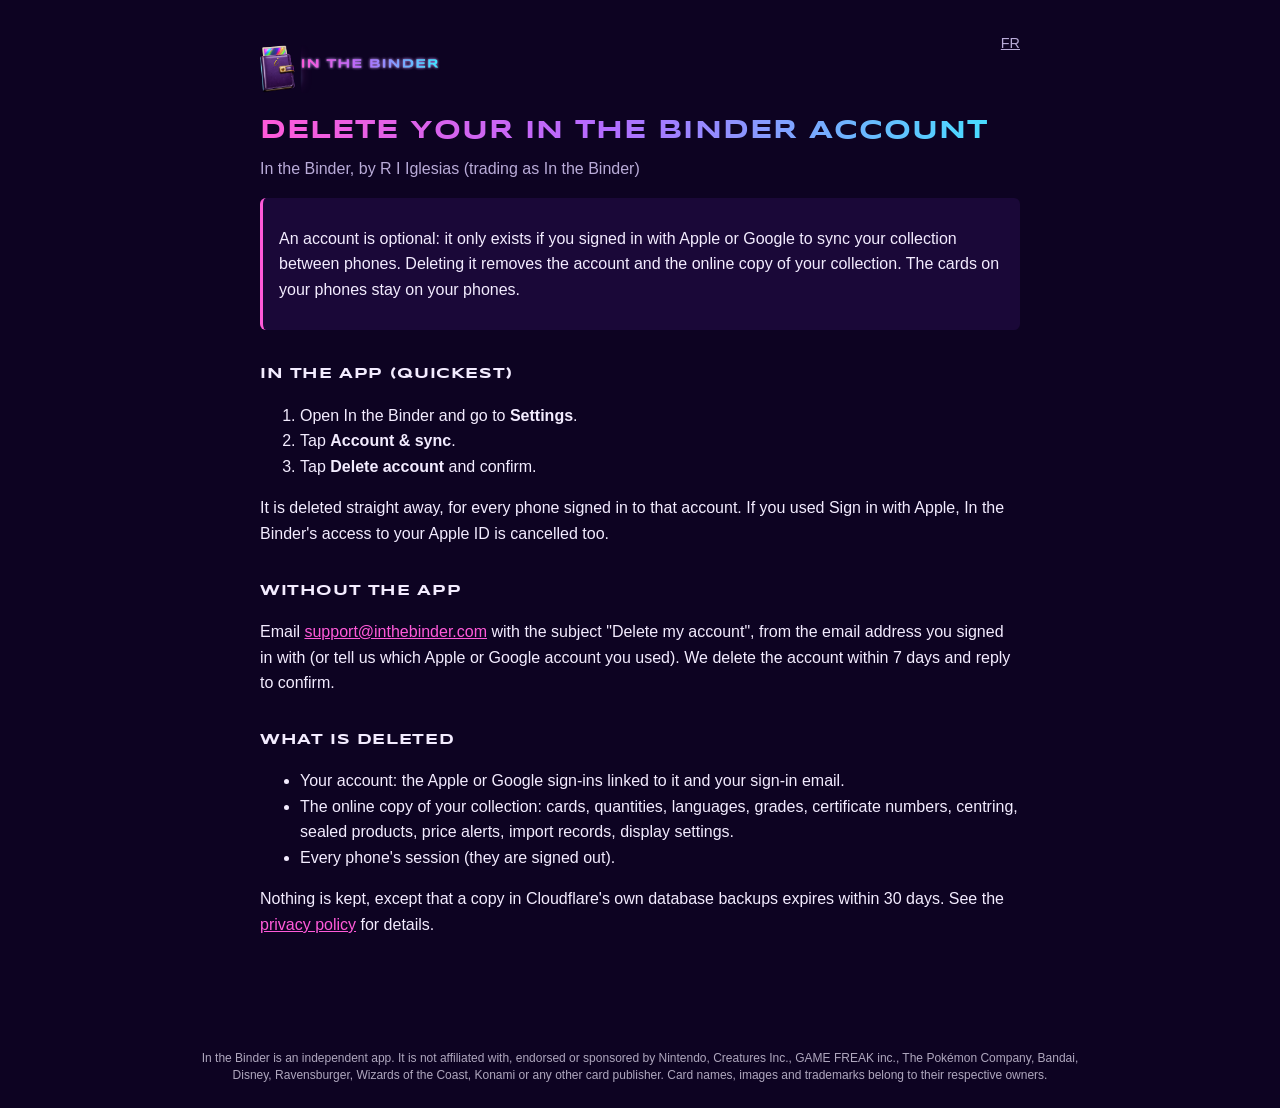
<file: delete-account.html>
<!doctype html>
<html lang="en">
<head>
<meta charset="utf-8">
<meta name="viewport" content="width=device-width, initial-scale=1">
<title>Delete your In the Binder account</title>
<link rel="alternate" hreflang="en" href="https://inthebinder.com/delete-account.html">
<link rel="alternate" hreflang="fr" href="https://inthebinder.com/fr/delete-account.html">
<link rel="alternate" hreflang="x-default" href="https://inthebinder.com/delete-account.html">
<link rel="icon" type="image/svg+xml" href="/favicon.svg">
<link rel="icon" type="image/png" href="/favicon.png">
<meta name="theme-color" content="#14022f">
<style>
  :root { --bg:#0d0322; --panel:#1a0838; --text:#f3ecff; --dim:#b9abd8; --gold:#ff5ad9; }
  @font-face{font-family:"Syncopate";font-weight:700;font-display:swap;src:url(/fonts/Syncopate-Bold.woff2) format("woff2")}
  @font-face{font-family:"Syncopate";font-weight:400;font-display:swap;src:url(/fonts/Syncopate-Regular.woff2) format("woff2")}
  h1, h2 { font-family:"Syncopate", "Segoe UI", sans-serif; font-weight:700; text-transform:uppercase; letter-spacing:.04em; }
  body { margin:0; background:var(--bg); color:var(--text); font:16px/1.6 -apple-system, "Segoe UI", Roboto, sans-serif; }
  main { max-width:760px; margin:0 auto; padding:32px 20px 64px; }
  h1 { margin-bottom:4px; font-size:1.6rem; background:linear-gradient(90deg,#ff5ad9,#b46bff 45%,#3fe6ff); -webkit-background-clip:text; background-clip:text; color:transparent; }
  h2 { margin-top:32px; font-size:.95rem; }
  p, li { color:var(--text); }
  .meta { color:var(--dim); margin-top:0; }
  a { color:var(--gold); }
  .box { background:var(--panel); border-left:3px solid var(--gold); padding:12px 16px; border-radius:6px; }
</style>
<script>(function(){try{var K='h7k_lang',p=location.pathname,onFr=/^\/fr(\/|$)/.test(p),s=null;try{s=localStorage.getItem(K)}catch(e){}document.addEventListener('click',function(e){var a=e.target.closest&&e.target.closest('[data-lang]');if(a){try{localStorage.setItem(K,a.getAttribute('data-lang'))}catch(e){}}});if(onFr||s)return;var L=(navigator.languages||[navigator.language||'']).join(',').toLowerCase();if(/(^|,)fr(-[a-z]+)?(,|$)/.test(L)){location.replace((p==='/'?'/fr/':'/fr'+p)+location.search+location.hash)}}catch(e){}})();</script>
</head>
<body>
<main>
<div class="lang-row" style="text-align:right;font-size:.9rem;margin-bottom:-10px"><a href="/fr/delete-account.html" class="lang-switch" data-lang="fr" aria-label="Version française" style="color:var(--dim)">FR</a></div>
<a href="/"><img src="/logo.png" alt="In the Binder" height="48" style="display:block;margin-bottom:18px"></a>
<h1>Delete your In the Binder account</h1>
<p class="meta">In the Binder, by R I Iglesias (trading as In the Binder)</p>
<div class="box"><p>An account is optional: it only exists if you signed in with Apple or Google to sync your collection between phones. Deleting it removes the account and the online copy of your collection. The cards on your phones stay on your phones.</p></div>

<h2>In the app (quickest)</h2>
<ol>
  <li>Open In the Binder and go to <strong>Settings</strong>.</li>
  <li>Tap <strong>Account &amp; sync</strong>.</li>
  <li>Tap <strong>Delete account</strong> and confirm.</li>
</ol>
<p>It is deleted straight away, for every phone signed in to that account. If you used Sign in with Apple, In the Binder's access to your Apple ID is cancelled too.</p>

<h2>Without the app</h2>
<p>Email <a href="mailto:support@inthebinder.com?subject=Delete%20my%20In%20the%20Binder%20account">support@inthebinder.com</a> with the subject "Delete my account", from the email address you signed in with (or tell us which Apple or Google account you used). We delete the account within 7 days and reply to confirm.</p>

<h2>What is deleted</h2>
<ul>
  <li>Your account: the Apple or Google sign-ins linked to it and your sign-in email.</li>
  <li>The online copy of your collection: cards, quantities, languages, grades, certificate numbers, centring, sealed products, price alerts, import records, display settings.</li>
  <li>Every phone's session (they are signed out).</li>
</ul>
<p>Nothing is kept, except that a copy in Cloudflare's own database backups expires within 30 days. See the <a href="/privacy.html#account">privacy policy</a> for details.</p>
</main>
<p class="legal" style="max-width:900px;margin:32px auto 24px;padding:0 16px;text-align:center;font-size:12px;line-height:1.45;opacity:.7">In the Binder is an independent app. It is not affiliated with, endorsed or sponsored by Nintendo, Creatures Inc., GAME FREAK inc., The Pokémon Company, Bandai, Disney, Ravensburger, Wizards of the Coast, Konami or any other card publisher. Card names, images and trademarks belong to their respective owners.</p>
</body>
</html>
</file>
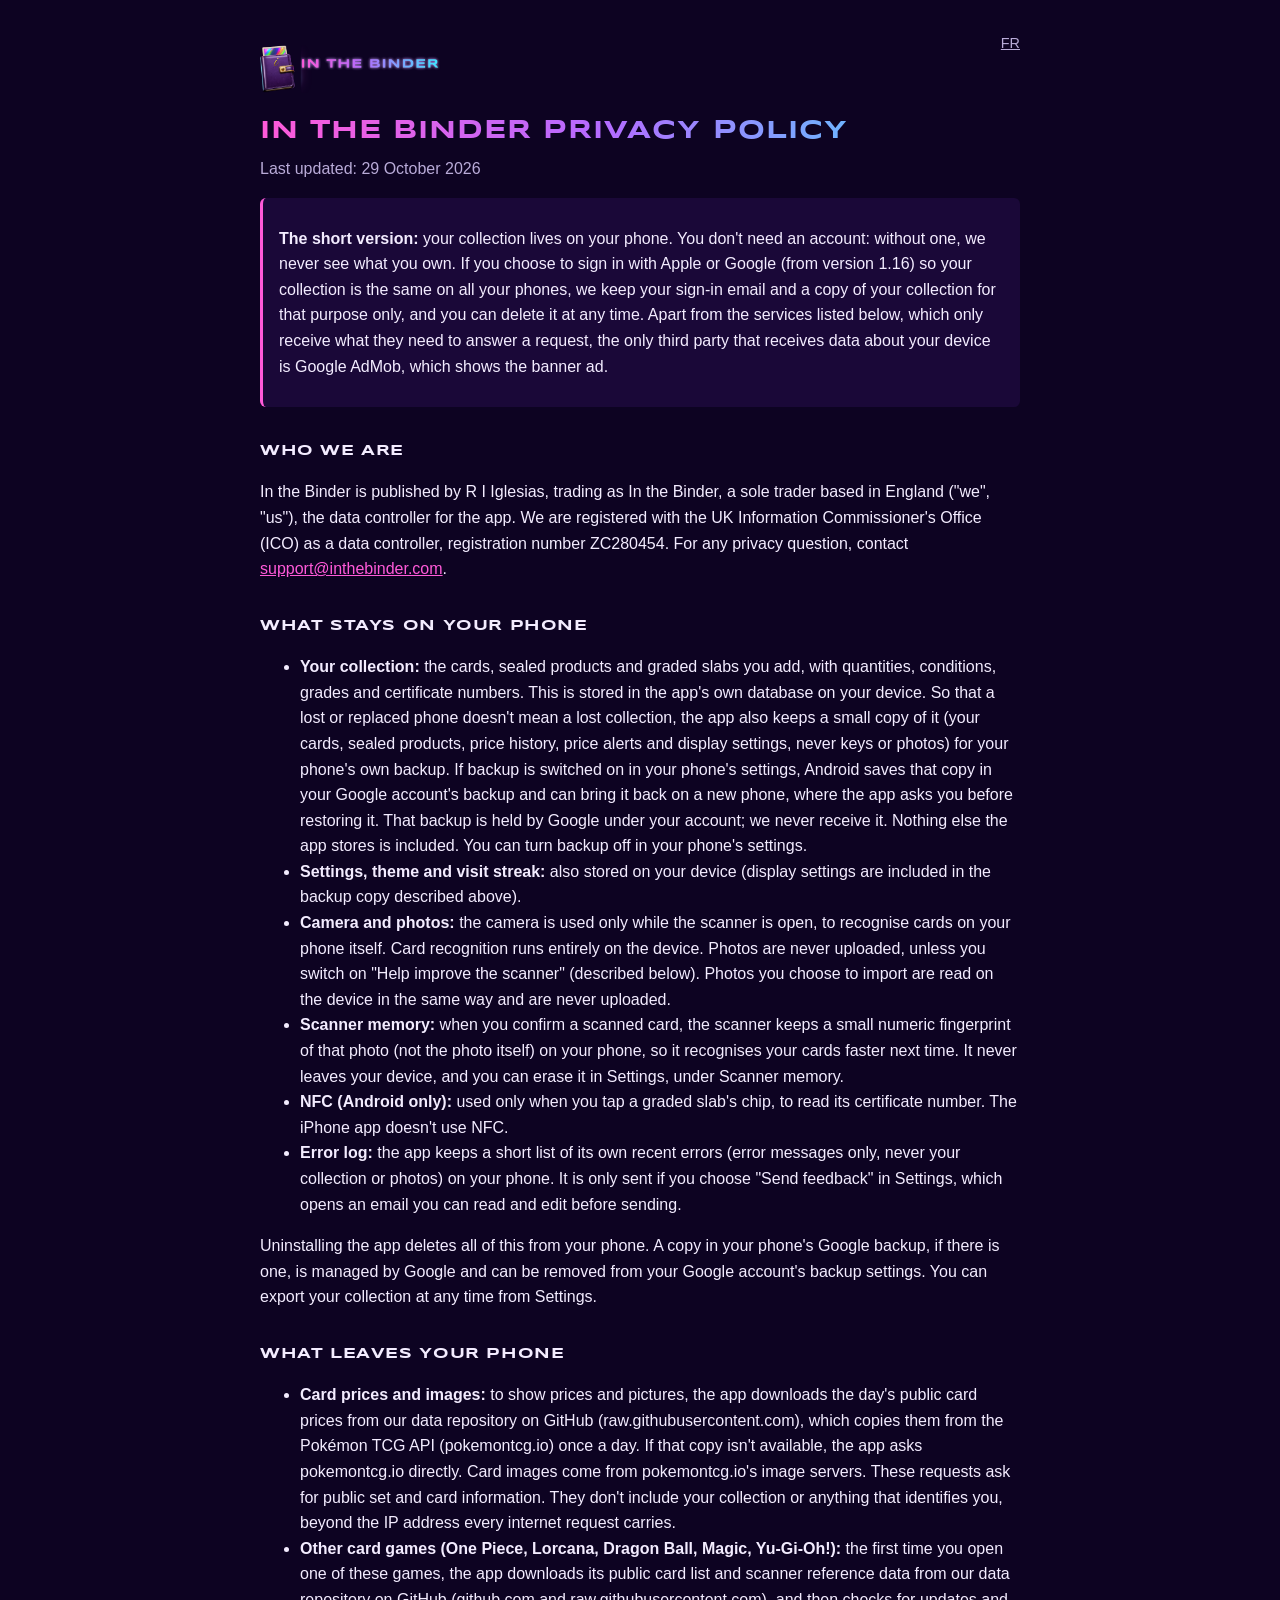
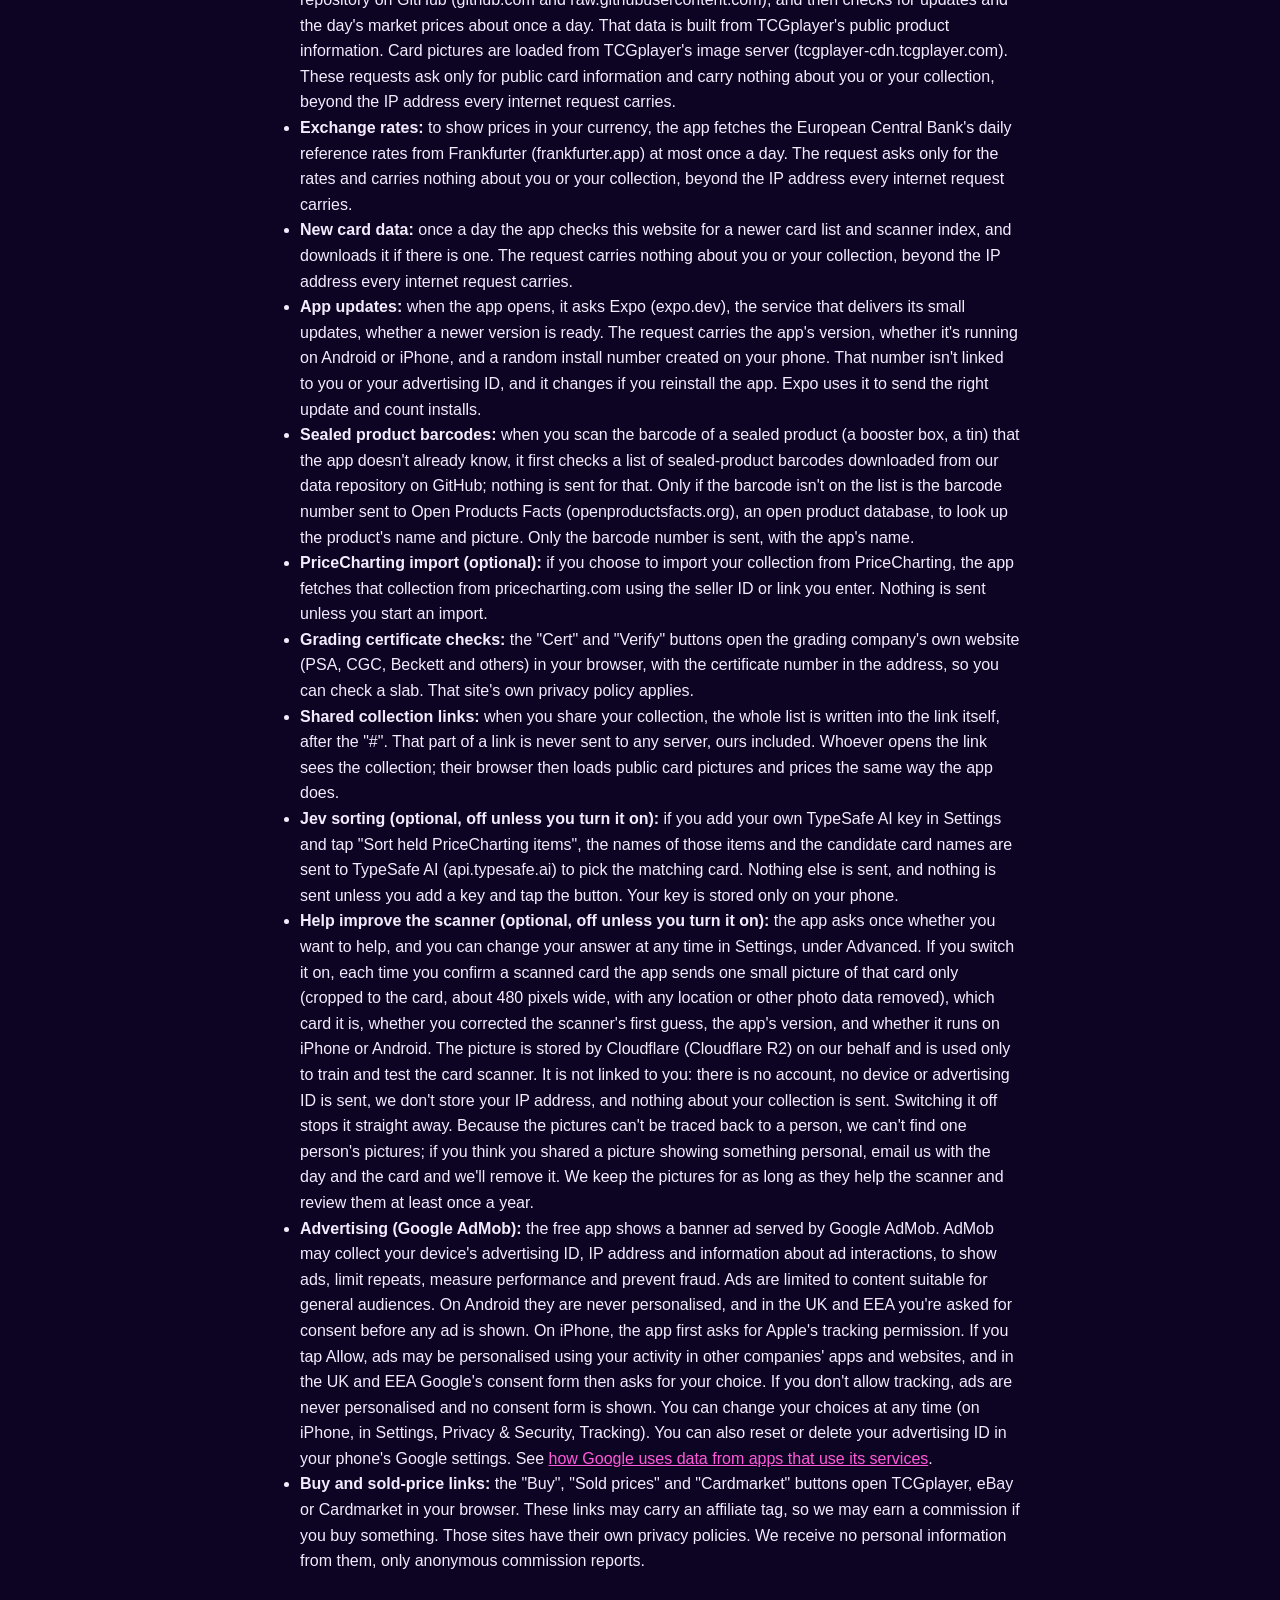
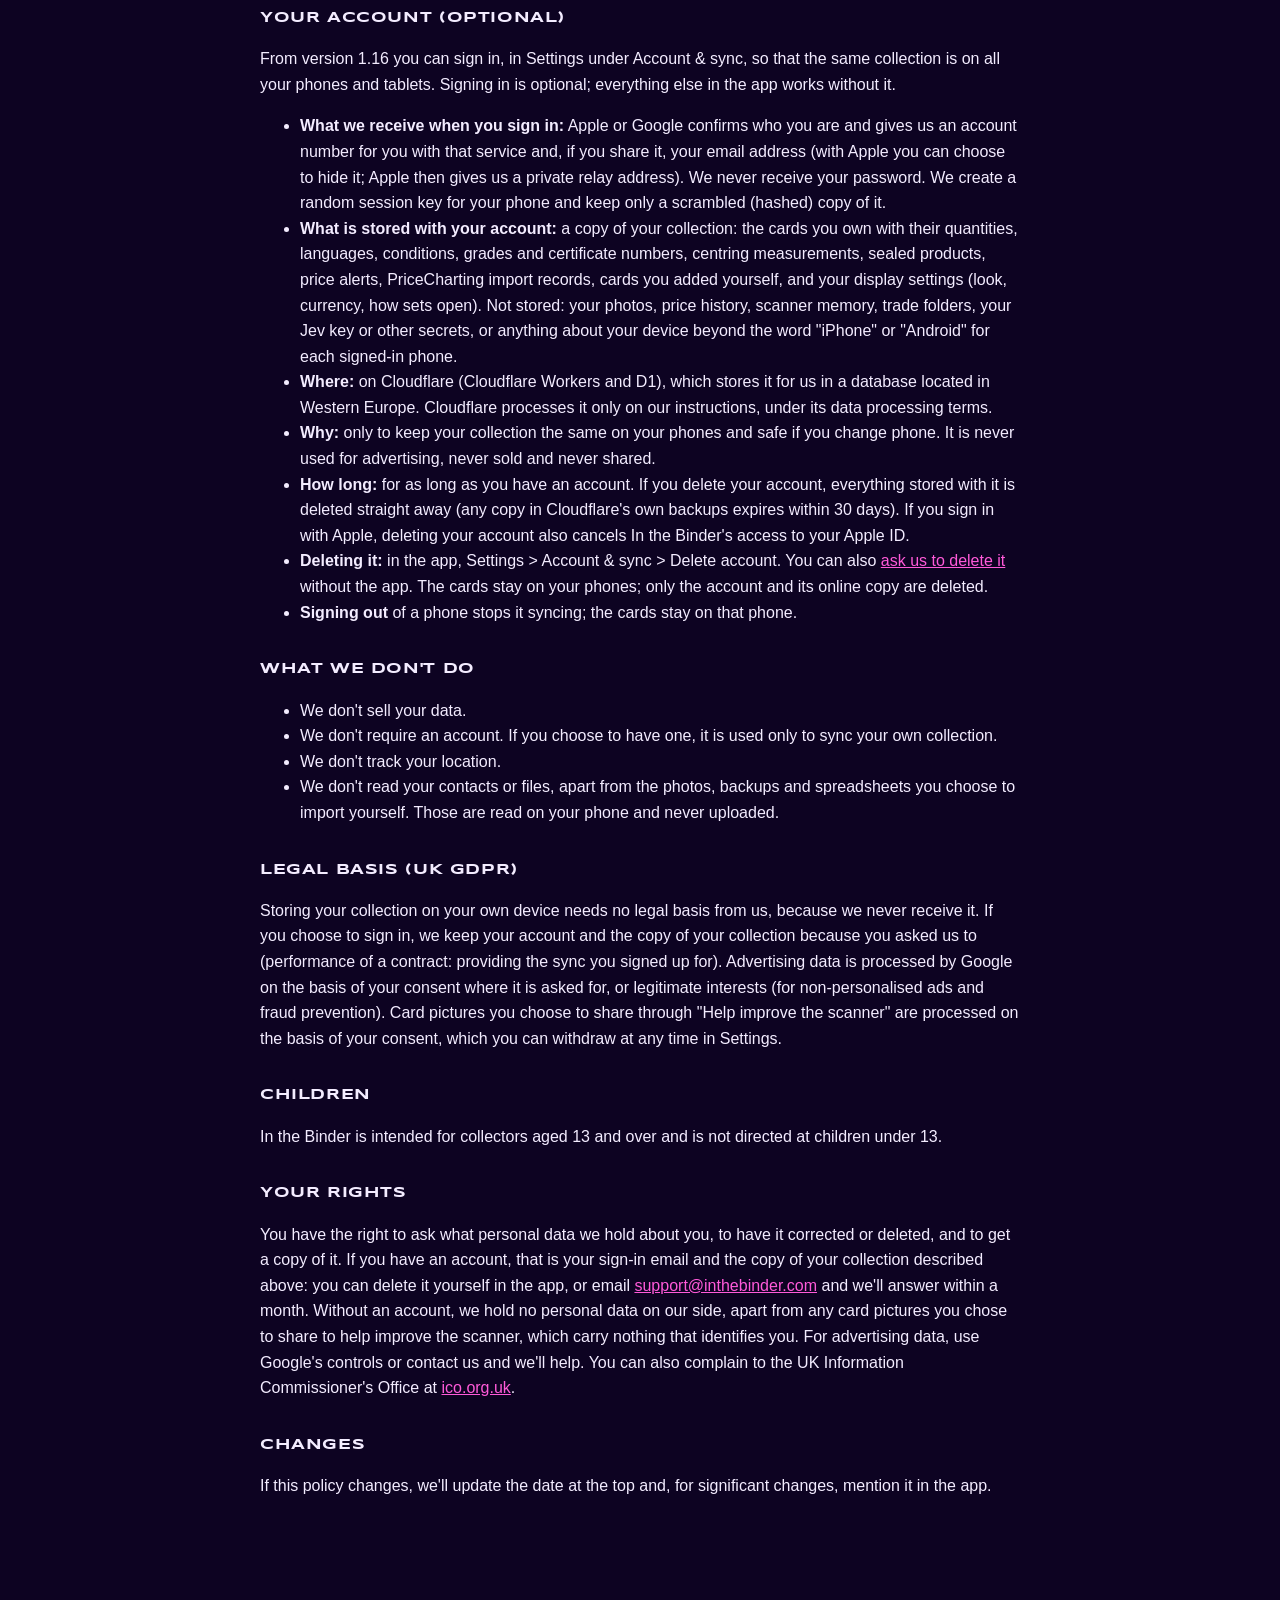
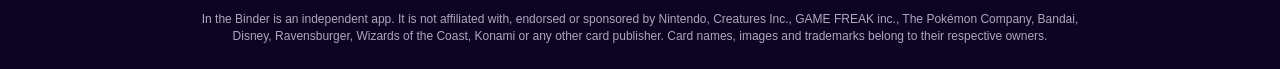
<file: privacy.html>
<!doctype html>
<html lang="en">
<head>
<meta charset="utf-8">
<meta name="viewport" content="width=device-width, initial-scale=1">
<title>In the Binder Privacy Policy</title>
<link rel="alternate" hreflang="en" href="https://inthebinder.com/privacy.html">
<link rel="alternate" hreflang="fr" href="https://inthebinder.com/fr/privacy.html">
<link rel="alternate" hreflang="x-default" href="https://inthebinder.com/privacy.html">
<link rel="icon" type="image/svg+xml" href="/favicon.svg">
<link rel="icon" type="image/png" href="/favicon.png">
<meta name="theme-color" content="#14022f">
<style>
  :root { --bg:#0d0322; --panel:#1a0838; --text:#f3ecff; --dim:#b9abd8; --gold:#ff5ad9; }
  @font-face{font-family:"Syncopate";font-weight:700;font-display:swap;src:url(/fonts/Syncopate-Bold.woff2) format("woff2")}
  @font-face{font-family:"Syncopate";font-weight:400;font-display:swap;src:url(/fonts/Syncopate-Regular.woff2) format("woff2")}
  h1, h2 { font-family:"Syncopate", "Segoe UI", sans-serif; font-weight:700; text-transform:uppercase; letter-spacing:.04em; }
  body { margin:0; background:var(--bg); color:var(--text); font:16px/1.6 -apple-system, "Segoe UI", Roboto, sans-serif; }
  main { max-width:760px; margin:0 auto; padding:32px 20px 64px; }
  h1 { margin-bottom:4px; font-size:1.6rem; background:linear-gradient(90deg,#ff5ad9,#b46bff 45%,#3fe6ff); -webkit-background-clip:text; background-clip:text; color:transparent; }
  h2 { margin-top:32px; font-size:.95rem; }
  p, li { color:var(--text); }
  .meta { color:var(--dim); margin-top:0; }
  a { color:var(--gold); }
  .box { background:var(--panel); border-left:3px solid var(--gold); padding:12px 16px; border-radius:6px; }
</style>
<script>(function(){try{var K='h7k_lang',p=location.pathname,onFr=/^\/fr(\/|$)/.test(p),s=null;try{s=localStorage.getItem(K)}catch(e){}document.addEventListener('click',function(e){var a=e.target.closest&&e.target.closest('[data-lang]');if(a){try{localStorage.setItem(K,a.getAttribute('data-lang'))}catch(e){}}});if(onFr||s)return;var L=(navigator.languages||[navigator.language||'']).join(',').toLowerCase();if(/(^|,)fr(-[a-z]+)?(,|$)/.test(L)){location.replace((p==='/'?'/fr/':'/fr'+p)+location.search+location.hash)}}catch(e){}})();</script>
</head>
<body>
<main>
<div class="lang-row" style="text-align:right;font-size:.9rem;margin-bottom:-10px"><a href="/fr/privacy.html" class="lang-switch" data-lang="fr" aria-label="Version française" style="color:var(--dim)">FR</a></div>
<a href="/"><img src="/logo.png" alt="In the Binder" height="48" style="display:block;margin-bottom:18px"></a>
<h1>In the Binder Privacy Policy</h1>
<p class="meta">Last updated: 29 October 2026</p>

<div class="box">
<p><strong>The short version:</strong> your collection lives on your phone. You don't need an account: without one, we never see what you own. If you choose to sign in with Apple or Google (from version 1.16) so your collection is the same on all your phones, we keep your sign-in email and a copy of your collection for that purpose only, and you can delete it at any time. Apart from the services listed below, which only receive what they need to answer a request, the only third party that receives data about your device is Google AdMob, which shows the banner ad.</p>
</div>

<h2>Who we are</h2>
<p>In the Binder is published by R I Iglesias, trading as In the Binder, a sole trader based in England ("we", "us"), the data controller for the app. We are registered with the UK Information Commissioner's Office (ICO) as a data controller, registration number ZC280454. For any privacy question, contact <a href="mailto:support@inthebinder.com">support@inthebinder.com</a>.</p>

<h2>What stays on your phone</h2>
<ul>
  <li><strong>Your collection:</strong> the cards, sealed products and graded slabs you add, with quantities, conditions, grades and certificate numbers. This is stored in the app's own database on your device. So that a lost or replaced phone doesn't mean a lost collection, the app also keeps a small copy of it (your cards, sealed products, price history, price alerts and display settings, never keys or photos) for your phone's own backup. If backup is switched on in your phone's settings, Android saves that copy in your Google account's backup and can bring it back on a new phone, where the app asks you before restoring it. That backup is held by Google under your account; we never receive it. Nothing else the app stores is included. You can turn backup off in your phone's settings.</li>
  <li><strong>Settings, theme and visit streak:</strong> also stored on your device (display settings are included in the backup copy described above).</li>
  <li><strong>Camera and photos:</strong> the camera is used only while the scanner is open, to recognise cards on your phone itself. Card recognition runs entirely on the device. Photos are never uploaded, unless you switch on "Help improve the scanner" (described below). Photos you choose to import are read on the device in the same way and are never uploaded.</li>
  <li><strong>Scanner memory:</strong> when you confirm a scanned card, the scanner keeps a small numeric fingerprint of that photo (not the photo itself) on your phone, so it recognises your cards faster next time. It never leaves your device, and you can erase it in Settings, under Scanner memory.</li>
  <li><strong>NFC (Android only):</strong> used only when you tap a graded slab's chip, to read its certificate number. The iPhone app doesn't use NFC.</li>
  <li><strong>Error log:</strong> the app keeps a short list of its own recent errors (error messages only, never your collection or photos) on your phone. It is only sent if you choose "Send feedback" in Settings, which opens an email you can read and edit before sending.</li>
</ul>
<p>Uninstalling the app deletes all of this from your phone. A copy in your phone's Google backup, if there is one, is managed by Google and can be removed from your Google account's backup settings. You can export your collection at any time from Settings.</p>

<h2>What leaves your phone</h2>
<ul>
  <li><strong>Card prices and images:</strong> to show prices and pictures, the app downloads the day's public card prices from our data repository on GitHub (raw.githubusercontent.com), which copies them from the Pokémon TCG API (pokemontcg.io) once a day. If that copy isn't available, the app asks pokemontcg.io directly. Card images come from pokemontcg.io's image servers. These requests ask for public set and card information. They don't include your collection or anything that identifies you, beyond the IP address every internet request carries.</li>
  <li><strong>Other card games (One Piece, Lorcana, Dragon Ball, Magic, Yu-Gi-Oh!):</strong> the first time you open one of these games, the app downloads its public card list and scanner reference data from our data repository on GitHub (github.com and raw.githubusercontent.com), and then checks for updates and the day's market prices about once a day. That data is built from TCGplayer's public product information. Card pictures are loaded from TCGplayer's image server (tcgplayer-cdn.tcgplayer.com). These requests ask only for public card information and carry nothing about you or your collection, beyond the IP address every internet request carries.</li>
  <li><strong>Exchange rates:</strong> to show prices in your currency, the app fetches the European Central Bank's daily reference rates from Frankfurter (frankfurter.app) at most once a day. The request asks only for the rates and carries nothing about you or your collection, beyond the IP address every internet request carries.</li>
  <li><strong>New card data:</strong> once a day the app checks this website for a newer card list and scanner index, and downloads it if there is one. The request carries nothing about you or your collection, beyond the IP address every internet request carries.</li>
  <li><strong>App updates:</strong> when the app opens, it asks Expo (expo.dev), the service that delivers its small updates, whether a newer version is ready. The request carries the app's version, whether it's running on Android or iPhone, and a random install number created on your phone. That number isn't linked to you or your advertising ID, and it changes if you reinstall the app. Expo uses it to send the right update and count installs.</li>
  <li><strong>Sealed product barcodes:</strong> when you scan the barcode of a sealed product (a booster box, a tin) that the app doesn't already know, it first checks a list of sealed-product barcodes downloaded from our data repository on GitHub; nothing is sent for that. Only if the barcode isn't on the list is the barcode number sent to Open Products Facts (openproductsfacts.org), an open product database, to look up the product's name and picture. Only the barcode number is sent, with the app's name.</li>
  <li><strong>PriceCharting import (optional):</strong> if you choose to import your collection from PriceCharting, the app fetches that collection from pricecharting.com using the seller ID or link you enter. Nothing is sent unless you start an import.</li>
  <li><strong>Grading certificate checks:</strong> the "Cert" and "Verify" buttons open the grading company's own website (PSA, CGC, Beckett and others) in your browser, with the certificate number in the address, so you can check a slab. That site's own privacy policy applies.</li>
  <li><strong>Shared collection links:</strong> when you share your collection, the whole list is written into the link itself, after the "#". That part of a link is never sent to any server, ours included. Whoever opens the link sees the collection; their browser then loads public card pictures and prices the same way the app does.</li>
  <li><strong>Jev sorting (optional, off unless you turn it on):</strong> if you add your own TypeSafe AI key in Settings and tap "Sort held PriceCharting items", the names of those items and the candidate card names are sent to TypeSafe AI (api.typesafe.ai) to pick the matching card. Nothing else is sent, and nothing is sent unless you add a key and tap the button. Your key is stored only on your phone.</li>
  <li><strong>Help improve the scanner (optional, off unless you turn it on):</strong> the app asks once whether you want to help, and you can change your answer at any time in Settings, under Advanced. If you switch it on, each time you confirm a scanned card the app sends one small picture of that card only (cropped to the card, about 480 pixels wide, with any location or other photo data removed), which card it is, whether you corrected the scanner's first guess, the app's version, and whether it runs on iPhone or Android. The picture is stored by Cloudflare (Cloudflare R2) on our behalf and is used only to train and test the card scanner. It is not linked to you: there is no account, no device or advertising ID is sent, we don't store your IP address, and nothing about your collection is sent. Switching it off stops it straight away. Because the pictures can't be traced back to a person, we can't find one person's pictures; if you think you shared a picture showing something personal, email us with the day and the card and we'll remove it. We keep the pictures for as long as they help the scanner and review them at least once a year.</li>
  <li><strong>Advertising (Google AdMob):</strong> the free app shows a banner ad served by Google AdMob. AdMob may collect your device's advertising ID, IP address and information about ad interactions, to show ads, limit repeats, measure performance and prevent fraud. Ads are limited to content suitable for general audiences. On Android they are never personalised, and in the UK and EEA you're asked for consent before any ad is shown. On iPhone, the app first asks for Apple's tracking permission. If you tap Allow, ads may be personalised using your activity in other companies' apps and websites, and in the UK and EEA Google's consent form then asks for your choice. If you don't allow tracking, ads are never personalised and no consent form is shown. You can change your choices at any time (on iPhone, in Settings, Privacy &amp; Security, Tracking). You can also reset or delete your advertising ID in your phone's Google settings. See <a href="https://policies.google.com/technologies/partner-sites">how Google uses data from apps that use its services</a>.</li>
  <li><strong>Buy and sold-price links:</strong> the "Buy", "Sold prices" and "Cardmarket" buttons open TCGplayer, eBay or Cardmarket in your browser. These links may carry an affiliate tag, so we may earn a commission if you buy something. Those sites have their own privacy policies. We receive no personal information from them, only anonymous commission reports.</li>
</ul>

<h2 id="account">Your account (optional)</h2>
<p>From version 1.16 you can sign in, in Settings under Account &amp; sync, so that the same collection is on all your phones and tablets. Signing in is optional; everything else in the app works without it.</p>
<ul>
  <li><strong>What we receive when you sign in:</strong> Apple or Google confirms who you are and gives us an account number for you with that service and, if you share it, your email address (with Apple you can choose to hide it; Apple then gives us a private relay address). We never receive your password. We create a random session key for your phone and keep only a scrambled (hashed) copy of it.</li>
  <li><strong>What is stored with your account:</strong> a copy of your collection: the cards you own with their quantities, languages, conditions, grades and certificate numbers, centring measurements, sealed products, price alerts, PriceCharting import records, cards you added yourself, and your display settings (look, currency, how sets open). Not stored: your photos, price history, scanner memory, trade folders, your Jev key or other secrets, or anything about your device beyond the word "iPhone" or "Android" for each signed-in phone.</li>
  <li><strong>Where:</strong> on Cloudflare (Cloudflare Workers and D1), which stores it for us in a database located in Western Europe. Cloudflare processes it only on our instructions, under its data processing terms.</li>
  <li><strong>Why:</strong> only to keep your collection the same on your phones and safe if you change phone. It is never used for advertising, never sold and never shared.</li>
  <li><strong>How long:</strong> for as long as you have an account. If you delete your account, everything stored with it is deleted straight away (any copy in Cloudflare's own backups expires within 30 days). If you sign in with Apple, deleting your account also cancels In the Binder's access to your Apple ID.</li>
  <li><strong>Deleting it:</strong> in the app, Settings &gt; Account &amp; sync &gt; Delete account. You can also <a href="/delete-account.html">ask us to delete it</a> without the app. The cards stay on your phones; only the account and its online copy are deleted.</li>
  <li><strong>Signing out</strong> of a phone stops it syncing; the cards stay on that phone.</li>
</ul>

<h2>What we don't do</h2>
<ul>
  <li>We don't sell your data.</li>
  <li>We don't require an account. If you choose to have one, it is used only to sync your own collection.</li>
  <li>We don't track your location.</li>
  <li>We don't read your contacts or files, apart from the photos, backups and spreadsheets you choose to import yourself. Those are read on your phone and never uploaded.</li>
</ul>

<h2>Legal basis (UK GDPR)</h2>
<p>Storing your collection on your own device needs no legal basis from us, because we never receive it. If you choose to sign in, we keep your account and the copy of your collection because you asked us to (performance of a contract: providing the sync you signed up for). Advertising data is processed by Google on the basis of your consent where it is asked for, or legitimate interests (for non-personalised ads and fraud prevention). Card pictures you choose to share through "Help improve the scanner" are processed on the basis of your consent, which you can withdraw at any time in Settings.</p>

<h2>Children</h2>
<p>In the Binder is intended for collectors aged 13 and over and is not directed at children under 13.</p>

<h2>Your rights</h2>
<p>You have the right to ask what personal data we hold about you, to have it corrected or deleted, and to get a copy of it. If you have an account, that is your sign-in email and the copy of your collection described above: you can delete it yourself in the app, or email <a href="mailto:support@inthebinder.com">support@inthebinder.com</a> and we'll answer within a month. Without an account, we hold no personal data on our side, apart from any card pictures you chose to share to help improve the scanner, which carry nothing that identifies you. For advertising data, use Google's controls or contact us and we'll help. You can also complain to the UK Information Commissioner's Office at <a href="https://ico.org.uk">ico.org.uk</a>.</p>

<h2>Changes</h2>
<p>If this policy changes, we'll update the date at the top and, for significant changes, mention it in the app.</p>
</main>
<p class="legal" style="max-width:900px;margin:32px auto 24px;padding:0 16px;text-align:center;font-size:12px;line-height:1.45;opacity:.7">In the Binder is an independent app. It is not affiliated with, endorsed or sponsored by Nintendo, Creatures Inc., GAME FREAK inc., The Pokémon Company, Bandai, Disney, Ravensburger, Wizards of the Coast, Konami or any other card publisher. Card names, images and trademarks belong to their respective owners.</p>
</body>
</html>
</file>
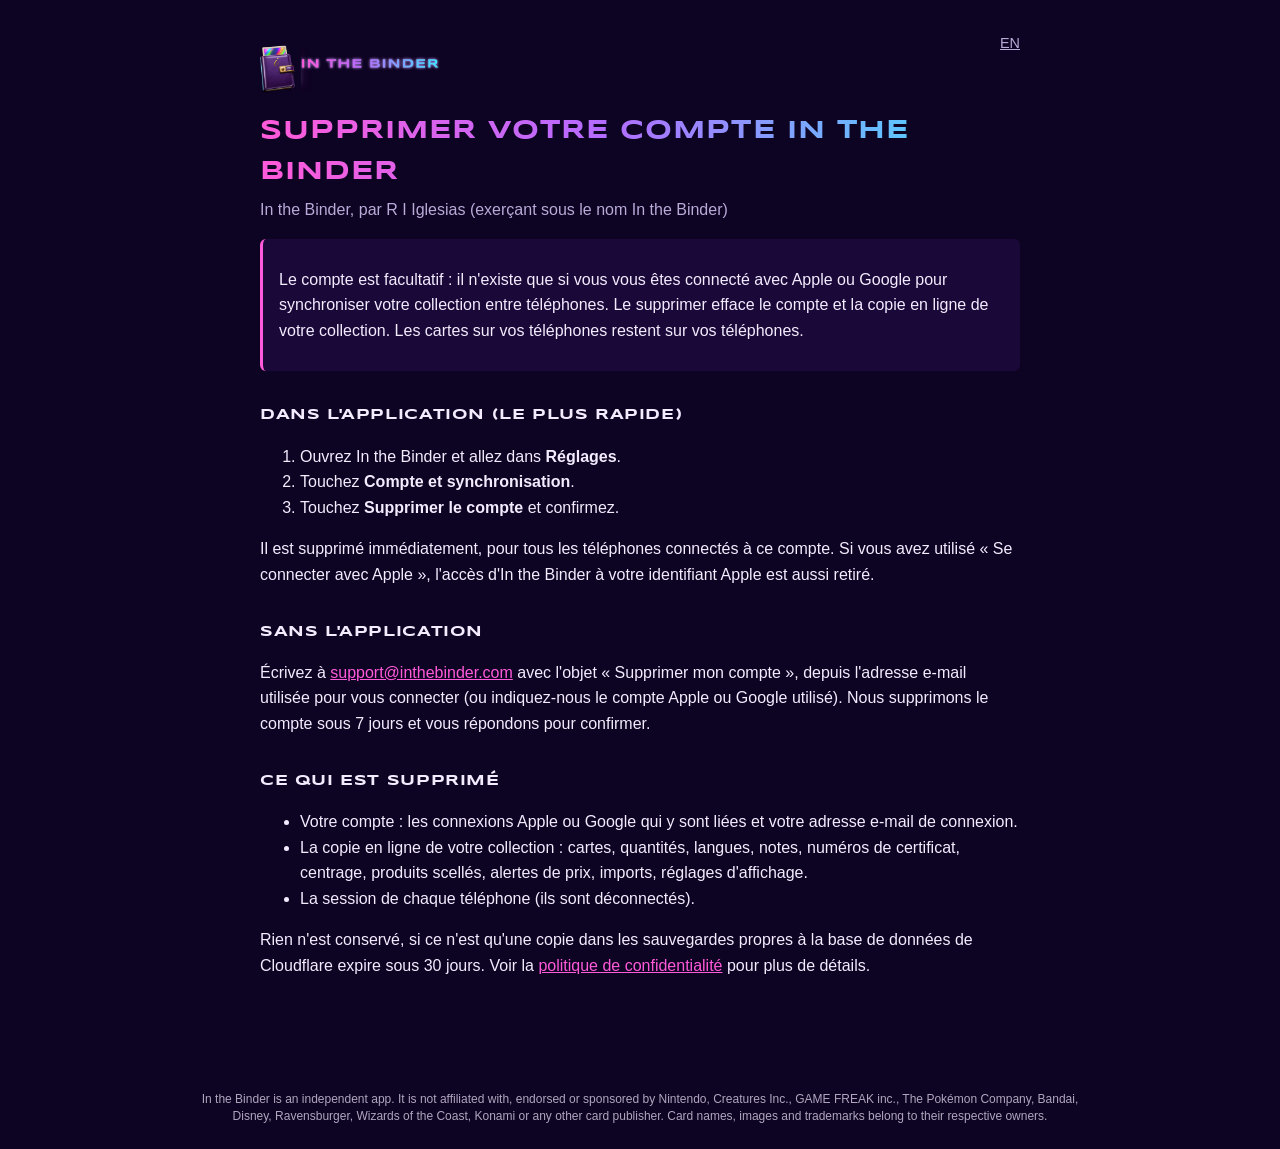
<file: fr/delete-account.html>
<!doctype html>
<html lang="fr">
<head>
<meta charset="utf-8">
<meta name="viewport" content="width=device-width, initial-scale=1">
<title>Supprimer votre compte In the Binder</title>
<link rel="alternate" hreflang="en" href="https://inthebinder.com/delete-account.html">
<link rel="alternate" hreflang="fr" href="https://inthebinder.com/fr/delete-account.html">
<link rel="alternate" hreflang="x-default" href="https://inthebinder.com/delete-account.html">
<link rel="icon" type="image/svg+xml" href="/favicon.svg">
<link rel="icon" type="image/png" href="/favicon.png">
<meta name="theme-color" content="#14022f">
<style>
  :root { --bg:#0d0322; --panel:#1a0838; --text:#f3ecff; --dim:#b9abd8; --gold:#ff5ad9; }
  @font-face{font-family:"Syncopate";font-weight:700;font-display:swap;src:url(/fonts/Syncopate-Bold.woff2) format("woff2")}
  @font-face{font-family:"Syncopate";font-weight:400;font-display:swap;src:url(/fonts/Syncopate-Regular.woff2) format("woff2")}
  h1, h2 { font-family:"Syncopate", "Segoe UI", sans-serif; font-weight:700; text-transform:uppercase; letter-spacing:.04em; }
  body { margin:0; background:var(--bg); color:var(--text); font:16px/1.6 -apple-system, "Segoe UI", Roboto, sans-serif; }
  main { max-width:760px; margin:0 auto; padding:32px 20px 64px; }
  h1 { margin-bottom:4px; font-size:1.6rem; background:linear-gradient(90deg,#ff5ad9,#b46bff 45%,#3fe6ff); -webkit-background-clip:text; background-clip:text; color:transparent; }
  h2 { margin-top:32px; font-size:.95rem; }
  p, li { color:var(--text); }
  .meta { color:var(--dim); margin-top:0; }
  a { color:var(--gold); }
  .box { background:var(--panel); border-left:3px solid var(--gold); padding:12px 16px; border-radius:6px; }
</style>
<script>(function(){try{var K='h7k_lang',p=location.pathname,onFr=/^\/fr(\/|$)/.test(p),s=null;try{s=localStorage.getItem(K)}catch(e){}document.addEventListener('click',function(e){var a=e.target.closest&&e.target.closest('[data-lang]');if(a){try{localStorage.setItem(K,a.getAttribute('data-lang'))}catch(e){}}});if(onFr||s)return;var L=(navigator.languages||[navigator.language||'']).join(',').toLowerCase();if(/(^|,)fr(-[a-z]+)?(,|$)/.test(L)){location.replace((p==='/'?'/fr/':'/fr'+p)+location.search+location.hash)}}catch(e){}})();</script>
</head>
<body>
<main>
<div class="lang-row" style="text-align:right;font-size:.9rem;margin-bottom:-10px"><a href="/delete-account.html" class="lang-switch" data-lang="en" aria-label="English version" style="color:var(--dim)">EN</a></div>
<a href="/"><img src="/logo.png" alt="In the Binder" height="48" style="display:block;margin-bottom:18px"></a>
<h1>Supprimer votre compte In the Binder</h1>
<p class="meta">In the Binder, par R I Iglesias (exerçant sous le nom In the Binder)</p>
<div class="box"><p>Le compte est facultatif : il n'existe que si vous vous êtes connecté avec Apple ou Google pour synchroniser votre collection entre téléphones. Le supprimer efface le compte et la copie en ligne de votre collection. Les cartes sur vos téléphones restent sur vos téléphones.</p></div>

<h2>Dans l'application (le plus rapide)</h2>
<ol>
  <li>Ouvrez In the Binder et allez dans <strong>Réglages</strong>.</li>
  <li>Touchez <strong>Compte et synchronisation</strong>.</li>
  <li>Touchez <strong>Supprimer le compte</strong> et confirmez.</li>
</ol>
<p>Il est supprimé immédiatement, pour tous les téléphones connectés à ce compte. Si vous avez utilisé « Se connecter avec Apple », l'accès d'In the Binder à votre identifiant Apple est aussi retiré.</p>

<h2>Sans l'application</h2>
<p>Écrivez à <a href="mailto:support@inthebinder.com?subject=Supprimer%20mon%20compte%20In%20the%20Binder">support@inthebinder.com</a> avec l'objet « Supprimer mon compte », depuis l'adresse e-mail utilisée pour vous connecter (ou indiquez-nous le compte Apple ou Google utilisé). Nous supprimons le compte sous 7 jours et vous répondons pour confirmer.</p>

<h2>Ce qui est supprimé</h2>
<ul>
  <li>Votre compte : les connexions Apple ou Google qui y sont liées et votre adresse e-mail de connexion.</li>
  <li>La copie en ligne de votre collection : cartes, quantités, langues, notes, numéros de certificat, centrage, produits scellés, alertes de prix, imports, réglages d'affichage.</li>
  <li>La session de chaque téléphone (ils sont déconnectés).</li>
</ul>
<p>Rien n'est conservé, si ce n'est qu'une copie dans les sauvegardes propres à la base de données de Cloudflare expire sous 30 jours. Voir la <a href="/fr/privacy.html#account">politique de confidentialité</a> pour plus de détails.</p>
</main>
<p class="legal" style="max-width:900px;margin:32px auto 24px;padding:0 16px;text-align:center;font-size:12px;line-height:1.45;opacity:.7">In the Binder is an independent app. It is not affiliated with, endorsed or sponsored by Nintendo, Creatures Inc., GAME FREAK inc., The Pokémon Company, Bandai, Disney, Ravensburger, Wizards of the Coast, Konami or any other card publisher. Card names, images and trademarks belong to their respective owners.</p>
</body>
</html>
</file>
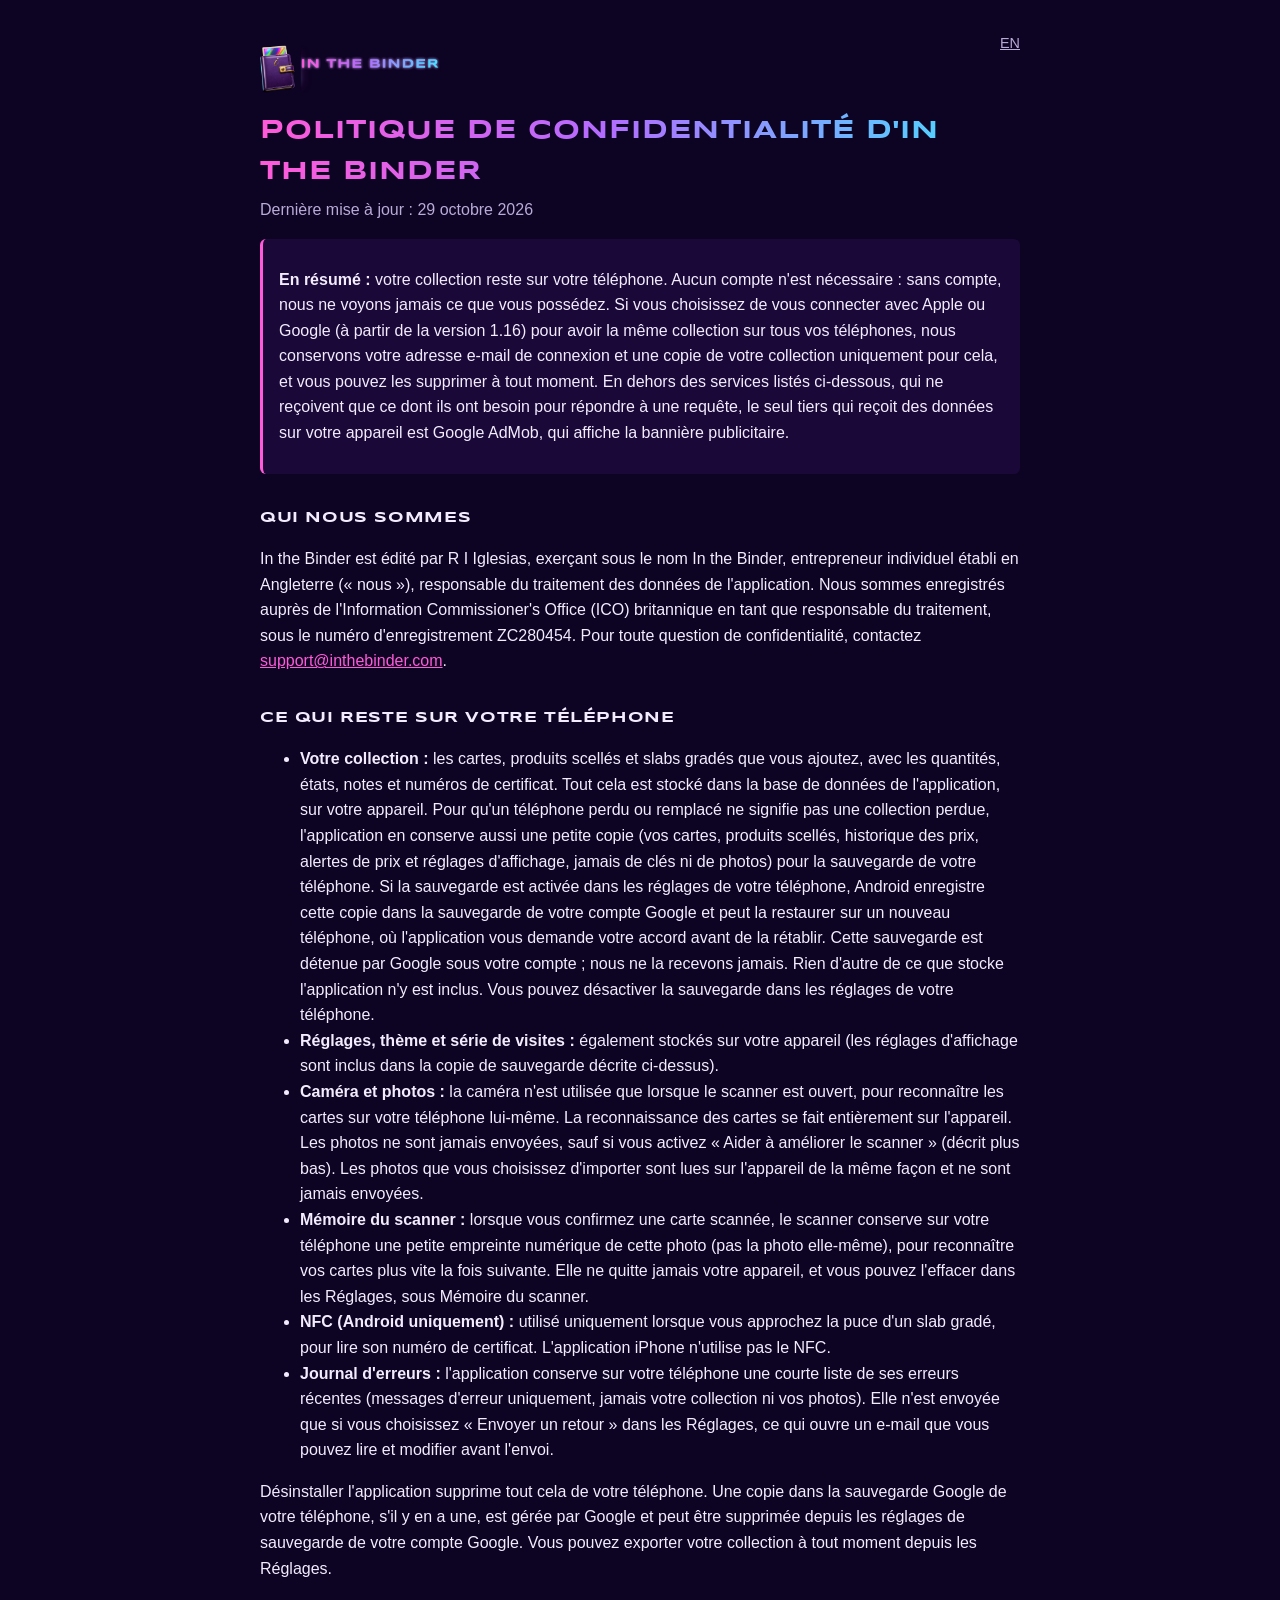
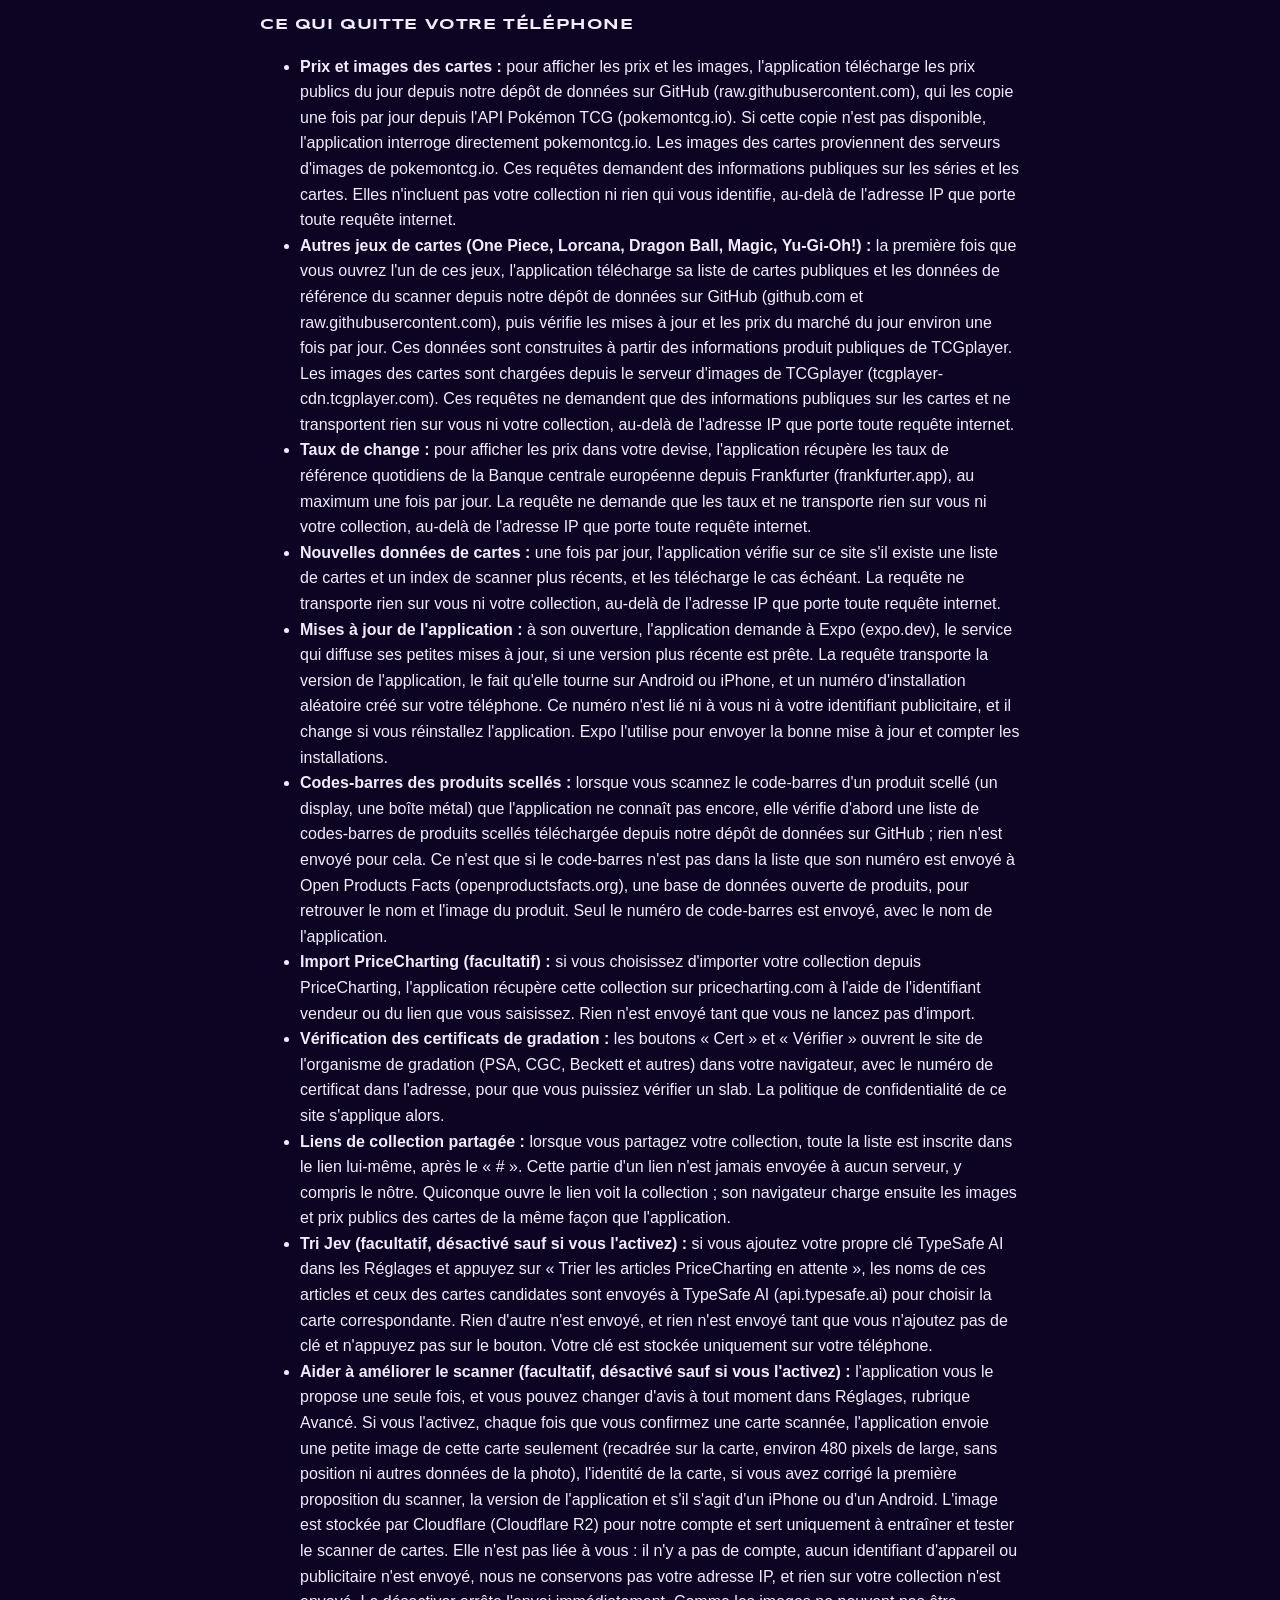
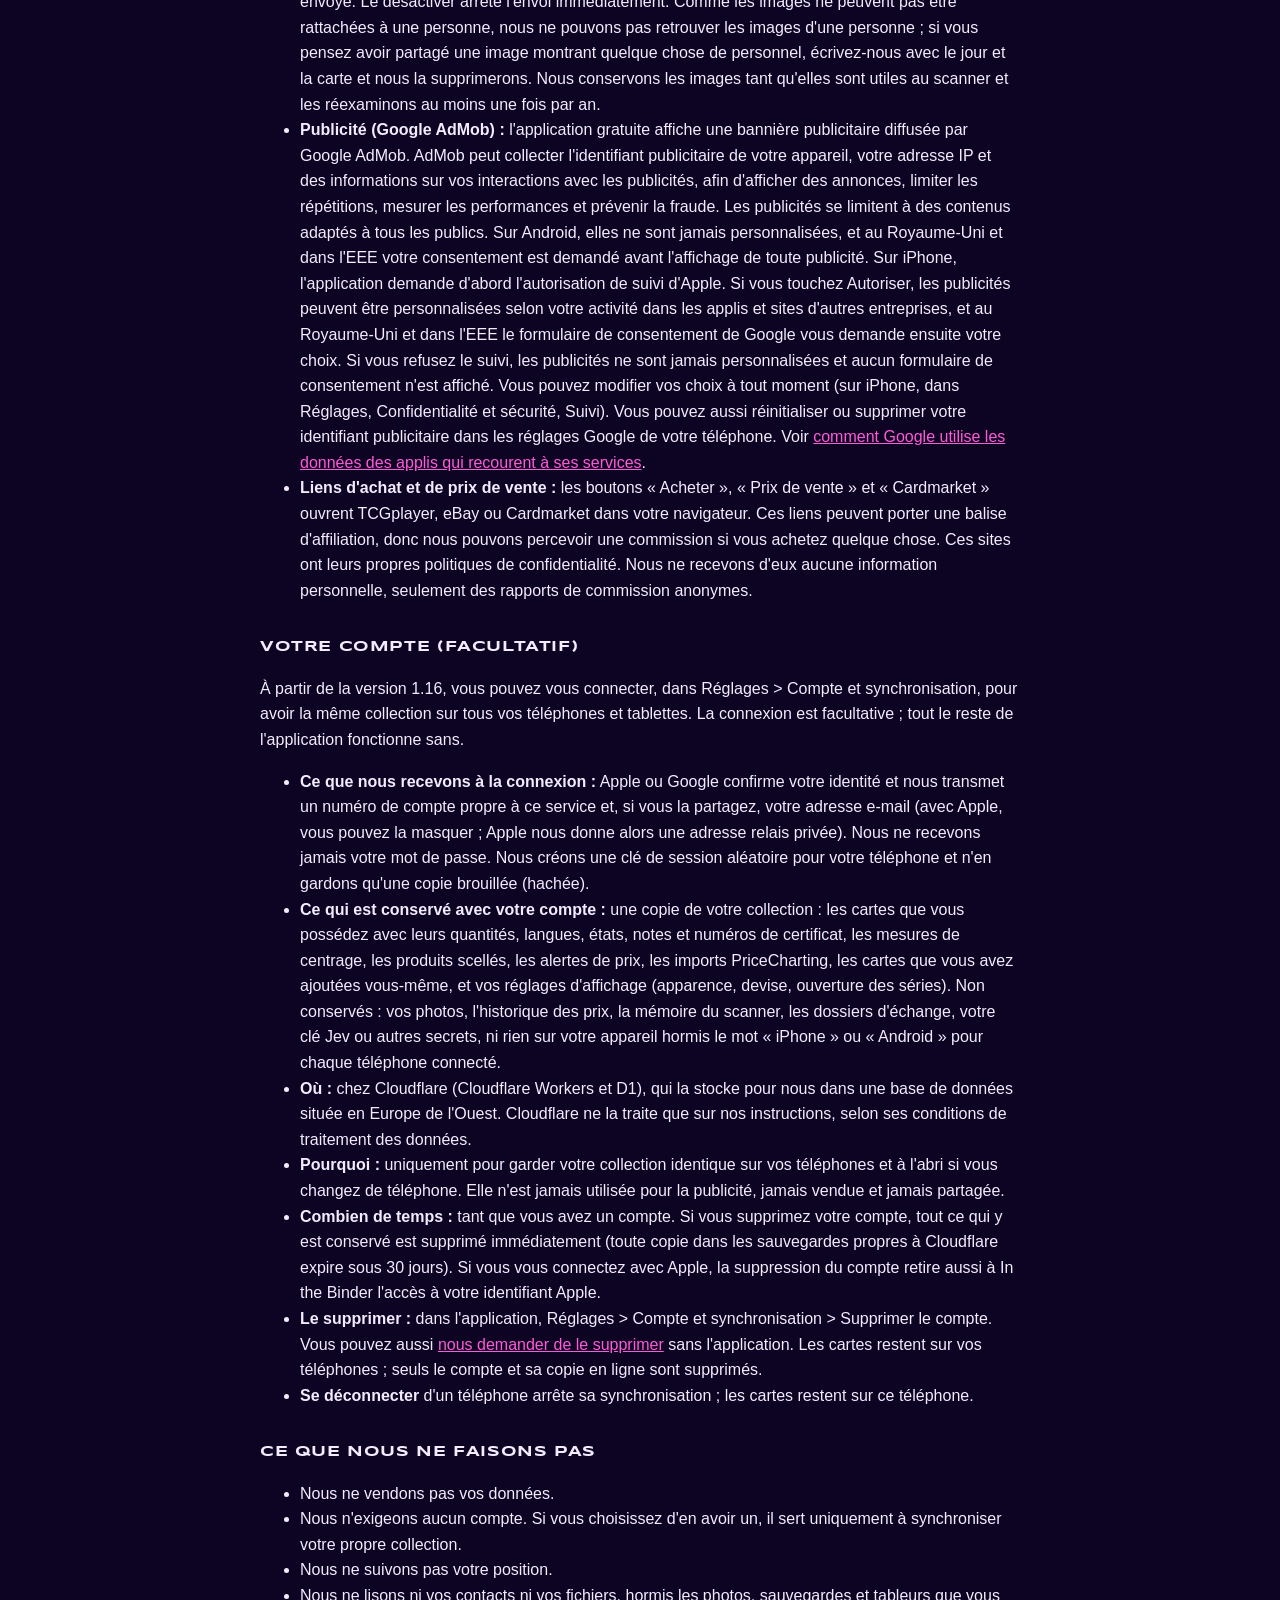
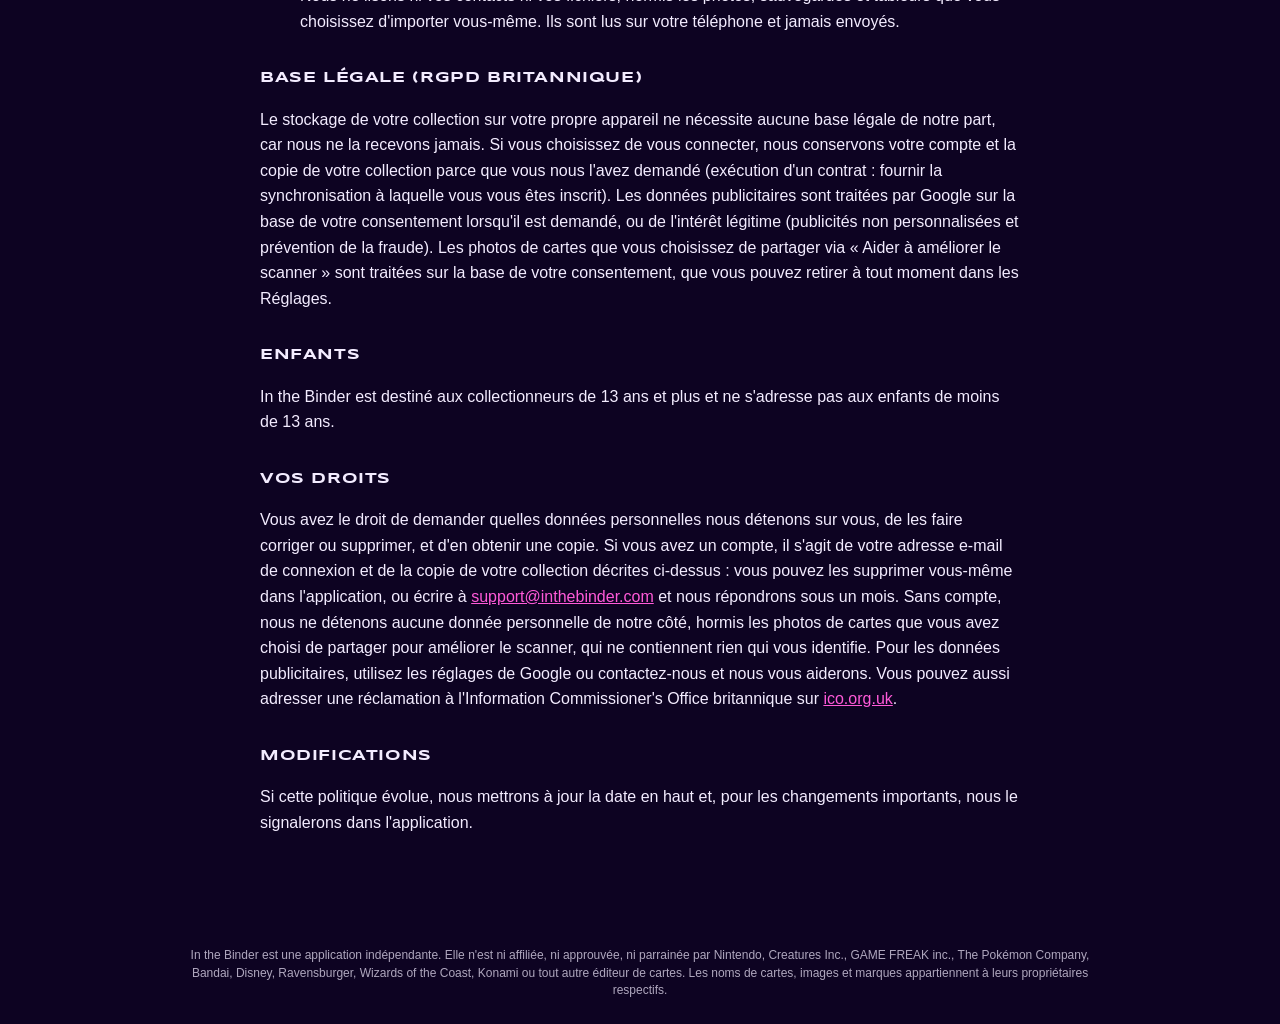
<file: fr/privacy.html>
<!doctype html>
<html lang="fr">
<head>
<meta charset="utf-8">
<meta name="viewport" content="width=device-width, initial-scale=1">
<title>Politique de confidentialité d'In the Binder</title>
<link rel="alternate" hreflang="en" href="https://inthebinder.com/privacy.html">
<link rel="alternate" hreflang="fr" href="https://inthebinder.com/fr/privacy.html">
<link rel="alternate" hreflang="x-default" href="https://inthebinder.com/privacy.html">
<link rel="icon" type="image/svg+xml" href="/favicon.svg">
<link rel="icon" type="image/png" href="/favicon.png">
<meta name="theme-color" content="#14022f">
<style>
  :root { --bg:#0d0322; --panel:#1a0838; --text:#f3ecff; --dim:#b9abd8; --gold:#ff5ad9; }
  @font-face{font-family:"Syncopate";font-weight:700;font-display:swap;src:url(/fonts/Syncopate-Bold.woff2) format("woff2")}
  @font-face{font-family:"Syncopate";font-weight:400;font-display:swap;src:url(/fonts/Syncopate-Regular.woff2) format("woff2")}
  h1, h2 { font-family:"Syncopate", "Segoe UI", sans-serif; font-weight:700; text-transform:uppercase; letter-spacing:.04em; }
  body { margin:0; background:var(--bg); color:var(--text); font:16px/1.6 -apple-system, "Segoe UI", Roboto, sans-serif; }
  main { max-width:760px; margin:0 auto; padding:32px 20px 64px; }
  h1 { margin-bottom:4px; font-size:1.6rem; background:linear-gradient(90deg,#ff5ad9,#b46bff 45%,#3fe6ff); -webkit-background-clip:text; background-clip:text; color:transparent; }
  h2 { margin-top:32px; font-size:.95rem; }
  p, li { color:var(--text); }
  .meta { color:var(--dim); margin-top:0; }
  a { color:var(--gold); }
  .box { background:var(--panel); border-left:3px solid var(--gold); padding:12px 16px; border-radius:6px; }
</style>
<script>(function(){try{var K='h7k_lang',p=location.pathname,onFr=/^\/fr(\/|$)/.test(p),s=null;try{s=localStorage.getItem(K)}catch(e){}document.addEventListener('click',function(e){var a=e.target.closest&&e.target.closest('[data-lang]');if(a){try{localStorage.setItem(K,a.getAttribute('data-lang'))}catch(e){}}});if(onFr||s)return;var L=(navigator.languages||[navigator.language||'']).join(',').toLowerCase();if(/(^|,)fr(-[a-z]+)?(,|$)/.test(L)){location.replace((p==='/'?'/fr/':'/fr'+p)+location.search+location.hash)}}catch(e){}})();</script>
</head>
<body>
<main>
<div class="lang-row" style="text-align:right;font-size:.9rem;margin-bottom:-10px"><a href="/privacy.html" class="lang-switch" data-lang="en" aria-label="English version" style="color:var(--dim)">EN</a></div>
<a href="/fr/"><img src="/logo.png" alt="In the Binder" height="48" style="display:block;margin-bottom:18px"></a>
<h1>Politique de confidentialité d'In the Binder</h1>
<p class="meta">Dernière mise à jour : 29 octobre 2026</p>

<div class="box">
<p><strong>En résumé :</strong> votre collection reste sur votre téléphone. Aucun compte n'est nécessaire : sans compte, nous ne voyons jamais ce que vous possédez. Si vous choisissez de vous connecter avec Apple ou Google (à partir de la version 1.16) pour avoir la même collection sur tous vos téléphones, nous conservons votre adresse e-mail de connexion et une copie de votre collection uniquement pour cela, et vous pouvez les supprimer à tout moment. En dehors des services listés ci-dessous, qui ne reçoivent que ce dont ils ont besoin pour répondre à une requête, le seul tiers qui reçoit des données sur votre appareil est Google AdMob, qui affiche la bannière publicitaire.</p>
</div>

<h2>Qui nous sommes</h2>
<p>In the Binder est édité par R I Iglesias, exerçant sous le nom In the Binder, entrepreneur individuel établi en Angleterre (« nous »), responsable du traitement des données de l'application. Nous sommes enregistrés auprès de l'Information Commissioner's Office (ICO) britannique en tant que responsable du traitement, sous le numéro d'enregistrement ZC280454. Pour toute question de confidentialité, contactez <a href="mailto:support@inthebinder.com">support@inthebinder.com</a>.</p>

<h2>Ce qui reste sur votre téléphone</h2>
<ul>
  <li><strong>Votre collection :</strong> les cartes, produits scellés et slabs gradés que vous ajoutez, avec les quantités, états, notes et numéros de certificat. Tout cela est stocké dans la base de données de l'application, sur votre appareil. Pour qu'un téléphone perdu ou remplacé ne signifie pas une collection perdue, l'application en conserve aussi une petite copie (vos cartes, produits scellés, historique des prix, alertes de prix et réglages d'affichage, jamais de clés ni de photos) pour la sauvegarde de votre téléphone. Si la sauvegarde est activée dans les réglages de votre téléphone, Android enregistre cette copie dans la sauvegarde de votre compte Google et peut la restaurer sur un nouveau téléphone, où l'application vous demande votre accord avant de la rétablir. Cette sauvegarde est détenue par Google sous votre compte ; nous ne la recevons jamais. Rien d'autre de ce que stocke l'application n'y est inclus. Vous pouvez désactiver la sauvegarde dans les réglages de votre téléphone.</li>
  <li><strong>Réglages, thème et série de visites :</strong> également stockés sur votre appareil (les réglages d'affichage sont inclus dans la copie de sauvegarde décrite ci-dessus).</li>
  <li><strong>Caméra et photos :</strong> la caméra n'est utilisée que lorsque le scanner est ouvert, pour reconnaître les cartes sur votre téléphone lui-même. La reconnaissance des cartes se fait entièrement sur l'appareil. Les photos ne sont jamais envoyées, sauf si vous activez « Aider à améliorer le scanner » (décrit plus bas). Les photos que vous choisissez d'importer sont lues sur l'appareil de la même façon et ne sont jamais envoyées.</li>
  <li><strong>Mémoire du scanner :</strong> lorsque vous confirmez une carte scannée, le scanner conserve sur votre téléphone une petite empreinte numérique de cette photo (pas la photo elle-même), pour reconnaître vos cartes plus vite la fois suivante. Elle ne quitte jamais votre appareil, et vous pouvez l'effacer dans les Réglages, sous Mémoire du scanner.</li>
  <li><strong>NFC (Android uniquement) :</strong> utilisé uniquement lorsque vous approchez la puce d'un slab gradé, pour lire son numéro de certificat. L'application iPhone n'utilise pas le NFC.</li>
  <li><strong>Journal d'erreurs :</strong> l'application conserve sur votre téléphone une courte liste de ses erreurs récentes (messages d'erreur uniquement, jamais votre collection ni vos photos). Elle n'est envoyée que si vous choisissez « Envoyer un retour » dans les Réglages, ce qui ouvre un e-mail que vous pouvez lire et modifier avant l'envoi.</li>
</ul>
<p>Désinstaller l'application supprime tout cela de votre téléphone. Une copie dans la sauvegarde Google de votre téléphone, s'il y en a une, est gérée par Google et peut être supprimée depuis les réglages de sauvegarde de votre compte Google. Vous pouvez exporter votre collection à tout moment depuis les Réglages.</p>

<h2>Ce qui quitte votre téléphone</h2>
<ul>
  <li><strong>Prix et images des cartes :</strong> pour afficher les prix et les images, l'application télécharge les prix publics du jour depuis notre dépôt de données sur GitHub (raw.githubusercontent.com), qui les copie une fois par jour depuis l'API Pokémon TCG (pokemontcg.io). Si cette copie n'est pas disponible, l'application interroge directement pokemontcg.io. Les images des cartes proviennent des serveurs d'images de pokemontcg.io. Ces requêtes demandent des informations publiques sur les séries et les cartes. Elles n'incluent pas votre collection ni rien qui vous identifie, au-delà de l'adresse IP que porte toute requête internet.</li>
  <li><strong>Autres jeux de cartes (One Piece, Lorcana, Dragon Ball, Magic, Yu-Gi-Oh!) :</strong> la première fois que vous ouvrez l'un de ces jeux, l'application télécharge sa liste de cartes publiques et les données de référence du scanner depuis notre dépôt de données sur GitHub (github.com et raw.githubusercontent.com), puis vérifie les mises à jour et les prix du marché du jour environ une fois par jour. Ces données sont construites à partir des informations produit publiques de TCGplayer. Les images des cartes sont chargées depuis le serveur d'images de TCGplayer (tcgplayer-cdn.tcgplayer.com). Ces requêtes ne demandent que des informations publiques sur les cartes et ne transportent rien sur vous ni votre collection, au-delà de l'adresse IP que porte toute requête internet.</li>
  <li><strong>Taux de change :</strong> pour afficher les prix dans votre devise, l'application récupère les taux de référence quotidiens de la Banque centrale européenne depuis Frankfurter (frankfurter.app), au maximum une fois par jour. La requête ne demande que les taux et ne transporte rien sur vous ni votre collection, au-delà de l'adresse IP que porte toute requête internet.</li>
  <li><strong>Nouvelles données de cartes :</strong> une fois par jour, l'application vérifie sur ce site s'il existe une liste de cartes et un index de scanner plus récents, et les télécharge le cas échéant. La requête ne transporte rien sur vous ni votre collection, au-delà de l'adresse IP que porte toute requête internet.</li>
  <li><strong>Mises à jour de l'application :</strong> à son ouverture, l'application demande à Expo (expo.dev), le service qui diffuse ses petites mises à jour, si une version plus récente est prête. La requête transporte la version de l'application, le fait qu'elle tourne sur Android ou iPhone, et un numéro d'installation aléatoire créé sur votre téléphone. Ce numéro n'est lié ni à vous ni à votre identifiant publicitaire, et il change si vous réinstallez l'application. Expo l'utilise pour envoyer la bonne mise à jour et compter les installations.</li>
  <li><strong>Codes-barres des produits scellés :</strong> lorsque vous scannez le code-barres d'un produit scellé (un display, une boîte métal) que l'application ne connaît pas encore, elle vérifie d'abord une liste de codes-barres de produits scellés téléchargée depuis notre dépôt de données sur GitHub ; rien n'est envoyé pour cela. Ce n'est que si le code-barres n'est pas dans la liste que son numéro est envoyé à Open Products Facts (openproductsfacts.org), une base de données ouverte de produits, pour retrouver le nom et l'image du produit. Seul le numéro de code-barres est envoyé, avec le nom de l'application.</li>
  <li><strong>Import PriceCharting (facultatif) :</strong> si vous choisissez d'importer votre collection depuis PriceCharting, l'application récupère cette collection sur pricecharting.com à l'aide de l'identifiant vendeur ou du lien que vous saisissez. Rien n'est envoyé tant que vous ne lancez pas d'import.</li>
  <li><strong>Vérification des certificats de gradation :</strong> les boutons « Cert » et « Vérifier » ouvrent le site de l'organisme de gradation (PSA, CGC, Beckett et autres) dans votre navigateur, avec le numéro de certificat dans l'adresse, pour que vous puissiez vérifier un slab. La politique de confidentialité de ce site s'applique alors.</li>
  <li><strong>Liens de collection partagée :</strong> lorsque vous partagez votre collection, toute la liste est inscrite dans le lien lui-même, après le « # ». Cette partie d'un lien n'est jamais envoyée à aucun serveur, y compris le nôtre. Quiconque ouvre le lien voit la collection ; son navigateur charge ensuite les images et prix publics des cartes de la même façon que l'application.</li>
  <li><strong>Tri Jev (facultatif, désactivé sauf si vous l'activez) :</strong> si vous ajoutez votre propre clé TypeSafe AI dans les Réglages et appuyez sur « Trier les articles PriceCharting en attente », les noms de ces articles et ceux des cartes candidates sont envoyés à TypeSafe AI (api.typesafe.ai) pour choisir la carte correspondante. Rien d'autre n'est envoyé, et rien n'est envoyé tant que vous n'ajoutez pas de clé et n'appuyez pas sur le bouton. Votre clé est stockée uniquement sur votre téléphone.</li>
  <li><strong>Aider à améliorer le scanner (facultatif, désactivé sauf si vous l'activez) :</strong> l'application vous le propose une seule fois, et vous pouvez changer d'avis à tout moment dans Réglages, rubrique Avancé. Si vous l'activez, chaque fois que vous confirmez une carte scannée, l'application envoie une petite image de cette carte seulement (recadrée sur la carte, environ 480 pixels de large, sans position ni autres données de la photo), l'identité de la carte, si vous avez corrigé la première proposition du scanner, la version de l'application et s'il s'agit d'un iPhone ou d'un Android. L'image est stockée par Cloudflare (Cloudflare R2) pour notre compte et sert uniquement à entraîner et tester le scanner de cartes. Elle n'est pas liée à vous : il n'y a pas de compte, aucun identifiant d'appareil ou publicitaire n'est envoyé, nous ne conservons pas votre adresse IP, et rien sur votre collection n'est envoyé. Le désactiver arrête l'envoi immédiatement. Comme les images ne peuvent pas être rattachées à une personne, nous ne pouvons pas retrouver les images d'une personne ; si vous pensez avoir partagé une image montrant quelque chose de personnel, écrivez-nous avec le jour et la carte et nous la supprimerons. Nous conservons les images tant qu'elles sont utiles au scanner et les réexaminons au moins une fois par an.</li>
  <li><strong>Publicité (Google AdMob) :</strong> l'application gratuite affiche une bannière publicitaire diffusée par Google AdMob. AdMob peut collecter l'identifiant publicitaire de votre appareil, votre adresse IP et des informations sur vos interactions avec les publicités, afin d'afficher des annonces, limiter les répétitions, mesurer les performances et prévenir la fraude. Les publicités se limitent à des contenus adaptés à tous les publics. Sur Android, elles ne sont jamais personnalisées, et au Royaume-Uni et dans l'EEE votre consentement est demandé avant l'affichage de toute publicité. Sur iPhone, l'application demande d'abord l'autorisation de suivi d'Apple. Si vous touchez Autoriser, les publicités peuvent être personnalisées selon votre activité dans les applis et sites d'autres entreprises, et au Royaume-Uni et dans l'EEE le formulaire de consentement de Google vous demande ensuite votre choix. Si vous refusez le suivi, les publicités ne sont jamais personnalisées et aucun formulaire de consentement n'est affiché. Vous pouvez modifier vos choix à tout moment (sur iPhone, dans Réglages, Confidentialité et sécurité, Suivi). Vous pouvez aussi réinitialiser ou supprimer votre identifiant publicitaire dans les réglages Google de votre téléphone. Voir <a href="https://policies.google.com/technologies/partner-sites">comment Google utilise les données des applis qui recourent à ses services</a>.</li>
  <li><strong>Liens d'achat et de prix de vente :</strong> les boutons « Acheter », « Prix de vente » et « Cardmarket » ouvrent TCGplayer, eBay ou Cardmarket dans votre navigateur. Ces liens peuvent porter une balise d'affiliation, donc nous pouvons percevoir une commission si vous achetez quelque chose. Ces sites ont leurs propres politiques de confidentialité. Nous ne recevons d'eux aucune information personnelle, seulement des rapports de commission anonymes.</li>
</ul>

<h2 id="account">Votre compte (facultatif)</h2>
<p>À partir de la version 1.16, vous pouvez vous connecter, dans Réglages &gt; Compte et synchronisation, pour avoir la même collection sur tous vos téléphones et tablettes. La connexion est facultative ; tout le reste de l'application fonctionne sans.</p>
<ul>
  <li><strong>Ce que nous recevons à la connexion :</strong> Apple ou Google confirme votre identité et nous transmet un numéro de compte propre à ce service et, si vous la partagez, votre adresse e-mail (avec Apple, vous pouvez la masquer ; Apple nous donne alors une adresse relais privée). Nous ne recevons jamais votre mot de passe. Nous créons une clé de session aléatoire pour votre téléphone et n'en gardons qu'une copie brouillée (hachée).</li>
  <li><strong>Ce qui est conservé avec votre compte :</strong> une copie de votre collection : les cartes que vous possédez avec leurs quantités, langues, états, notes et numéros de certificat, les mesures de centrage, les produits scellés, les alertes de prix, les imports PriceCharting, les cartes que vous avez ajoutées vous-même, et vos réglages d'affichage (apparence, devise, ouverture des séries). Non conservés : vos photos, l'historique des prix, la mémoire du scanner, les dossiers d'échange, votre clé Jev ou autres secrets, ni rien sur votre appareil hormis le mot « iPhone » ou « Android » pour chaque téléphone connecté.</li>
  <li><strong>Où :</strong> chez Cloudflare (Cloudflare Workers et D1), qui la stocke pour nous dans une base de données située en Europe de l'Ouest. Cloudflare ne la traite que sur nos instructions, selon ses conditions de traitement des données.</li>
  <li><strong>Pourquoi :</strong> uniquement pour garder votre collection identique sur vos téléphones et à l'abri si vous changez de téléphone. Elle n'est jamais utilisée pour la publicité, jamais vendue et jamais partagée.</li>
  <li><strong>Combien de temps :</strong> tant que vous avez un compte. Si vous supprimez votre compte, tout ce qui y est conservé est supprimé immédiatement (toute copie dans les sauvegardes propres à Cloudflare expire sous 30 jours). Si vous vous connectez avec Apple, la suppression du compte retire aussi à In the Binder l'accès à votre identifiant Apple.</li>
  <li><strong>Le supprimer :</strong> dans l'application, Réglages &gt; Compte et synchronisation &gt; Supprimer le compte. Vous pouvez aussi <a href="/fr/delete-account.html">nous demander de le supprimer</a> sans l'application. Les cartes restent sur vos téléphones ; seuls le compte et sa copie en ligne sont supprimés.</li>
  <li><strong>Se déconnecter</strong> d'un téléphone arrête sa synchronisation ; les cartes restent sur ce téléphone.</li>
</ul>

<h2>Ce que nous ne faisons pas</h2>
<ul>
  <li>Nous ne vendons pas vos données.</li>
  <li>Nous n'exigeons aucun compte. Si vous choisissez d'en avoir un, il sert uniquement à synchroniser votre propre collection.</li>
  <li>Nous ne suivons pas votre position.</li>
  <li>Nous ne lisons ni vos contacts ni vos fichiers, hormis les photos, sauvegardes et tableurs que vous choisissez d'importer vous-même. Ils sont lus sur votre téléphone et jamais envoyés.</li>
</ul>

<h2>Base légale (RGPD britannique)</h2>
<p>Le stockage de votre collection sur votre propre appareil ne nécessite aucune base légale de notre part, car nous ne la recevons jamais. Si vous choisissez de vous connecter, nous conservons votre compte et la copie de votre collection parce que vous nous l'avez demandé (exécution d'un contrat : fournir la synchronisation à laquelle vous vous êtes inscrit). Les données publicitaires sont traitées par Google sur la base de votre consentement lorsqu'il est demandé, ou de l'intérêt légitime (publicités non personnalisées et prévention de la fraude). Les photos de cartes que vous choisissez de partager via « Aider à améliorer le scanner » sont traitées sur la base de votre consentement, que vous pouvez retirer à tout moment dans les Réglages.</p>

<h2>Enfants</h2>
<p>In the Binder est destiné aux collectionneurs de 13 ans et plus et ne s'adresse pas aux enfants de moins de 13 ans.</p>

<h2>Vos droits</h2>
<p>Vous avez le droit de demander quelles données personnelles nous détenons sur vous, de les faire corriger ou supprimer, et d'en obtenir une copie. Si vous avez un compte, il s'agit de votre adresse e-mail de connexion et de la copie de votre collection décrites ci-dessus : vous pouvez les supprimer vous-même dans l'application, ou écrire à <a href="mailto:support@inthebinder.com">support@inthebinder.com</a> et nous répondrons sous un mois. Sans compte, nous ne détenons aucune donnée personnelle de notre côté, hormis les photos de cartes que vous avez choisi de partager pour améliorer le scanner, qui ne contiennent rien qui vous identifie. Pour les données publicitaires, utilisez les réglages de Google ou contactez-nous et nous vous aiderons. Vous pouvez aussi adresser une réclamation à l'Information Commissioner's Office britannique sur <a href="https://ico.org.uk">ico.org.uk</a>.</p>

<h2>Modifications</h2>
<p>Si cette politique évolue, nous mettrons à jour la date en haut et, pour les changements importants, nous le signalerons dans l'application.</p>
</main>
<p class="legal" style="max-width:900px;margin:32px auto 24px;padding:0 16px;text-align:center;font-size:12px;line-height:1.45;opacity:.7">In the Binder est une application indépendante. Elle n'est ni affiliée, ni approuvée, ni parrainée par Nintendo, Creatures Inc., GAME FREAK inc., The Pokémon Company, Bandai, Disney, Ravensburger, Wizards of the Coast, Konami ou tout autre éditeur de cartes. Les noms de cartes, images et marques appartiennent à leurs propriétaires respectifs.</p>
</body>
</html>
</file>
<file: app/styles.css>
/* In the Binder on the web - the app's "Neon purple" look (theme.js). */
@font-face{font-family:"Syncopate";font-weight:700;font-display:swap;src:url(/fonts/Syncopate-Bold.woff2) format("woff2")}
:root{
  --bg:#0D0322;--bgtop:#26104A;--panel:#1A0838;--panel2:#2A1352;--slot:#24104A;--well:#0A0218;
  --text:#F3ECFF;--dim:#B9ABD8;--gold:#F2CF7C;--gold2:#D9A441;--pink:#FF5AD9;--cyan:#3FE6FF;
  --edge:#3a2468;--green:#4ADE80;--red:#F87171;--r:12px;
}
*{box-sizing:border-box}
html{background:var(--bg)}
body{margin:0;min-height:100vh;color:var(--text);font:15px/1.45 "Segoe UI",Inter,Roboto,system-ui,-apple-system,sans-serif;
  background:radial-gradient(1200px 500px at 50% -120px,#3a1670 0%,transparent 70%),linear-gradient(180deg,var(--bgtop),var(--bg) 420px) no-repeat,var(--bg)}
body.noscroll{overflow:hidden}
a{color:inherit;text-decoration:none}
button{font:inherit;color:inherit;background:none;border:0;cursor:pointer;padding:0}
button:disabled{opacity:.45;cursor:default}
input,select{font:inherit;color:var(--text)}
h1,h2{font-family:"Syncopate","Segoe UI",sans-serif;text-transform:uppercase;letter-spacing:.04em;margin:0 0 6px}
h1{font-size:clamp(22px,4vw,34px)}h2{font-size:18px}h3{font-size:14px;color:var(--cyan);letter-spacing:.08em;text-transform:uppercase;margin:22px 0 10px}
.dim{color:var(--dim)}.small{font-size:12.5px}.tiny{font-size:11px}.gold{color:var(--gold)}.ok{color:var(--green)}.err{color:var(--red)}
.center{text-align:center}.ell{overflow:hidden;text-overflow:ellipsis;white-space:nowrap}
.big{font-size:30px;font-weight:900;color:var(--gold);letter-spacing:-.5px;font-variant-numeric:tabular-nums}

/* buttons */
.btn,.ghost,.chip{display:inline-flex;align-items:center;gap:6px;border-radius:20px;font-weight:800;white-space:nowrap;transition:transform .08s,background .15s}
.btn{background:var(--gold);color:#1a1206;padding:9px 16px}
.btn:hover{background:#ffe09a}.btn:active,.ghost:active,.chip:active{transform:scale(.97)}
.ghost{border:1px solid var(--edge);padding:8px 14px;font-weight:700;background:rgba(13,3,34,.4)}
.ghost:hover{border-color:var(--gold);color:var(--gold)}
.sm{font-size:12.5px;padding:6px 12px}
.btn.wide{width:100%;justify-content:center;padding:12px;margin-top:12px}
.btn.pulse{box-shadow:0 0 0 0 rgba(242,207,124,.6);animation:pulse 2s infinite}
@keyframes pulse{70%{box-shadow:0 0 0 10px rgba(242,207,124,0)}100%{box-shadow:0 0 0 0 rgba(242,207,124,0)}}
.chip{font-size:12.5px;padding:6px 12px;background:var(--panel);color:var(--dim);border:1px solid transparent}
.chip.on{background:var(--slot);color:var(--text);border-color:var(--gold)}
.chip:hover{color:var(--text)}
.link{color:var(--gold);text-decoration:underline}
.round{width:40px;height:40px;border-radius:50%;display:inline-grid;place-items:center;border:1px solid var(--edge);background:var(--panel);font-weight:900;font-size:18px}
.round.gold{background:var(--gold);color:#1a1206;border-color:var(--gold)}
.round.pink{border:2px solid var(--pink);color:var(--pink);width:46px;height:46px}

/* top bar */
.top{position:sticky;top:0;z-index:20;display:flex;align-items:center;gap:18px;padding:10px 22px;flex-wrap:wrap;
  background:rgba(13,3,34,.86);backdrop-filter:blur(10px);border-bottom:1px solid var(--edge)}
.logo{display:flex;align-items:center;gap:8px;font-weight:900;font-size:18px}.logo b{color:var(--gold)}.logo img{width:30px;height:30px;border-radius:8px}
.nav{display:flex;gap:2px;overflow-x:auto;scrollbar-width:none}
.nav a{padding:7px 13px;border-radius:18px;font-size:13.5px;font-weight:700;color:var(--dim);white-space:nowrap}
.nav a:hover{color:var(--text)}.nav a.on{background:var(--gold);color:#1a1206}
.sync{margin-left:auto;display:flex;gap:8px;align-items:center;flex-wrap:wrap}
.cur{background:var(--panel);border:1px solid var(--edge);border-radius:14px;padding:5px 8px;font-size:12.5px}
.topErr{width:100%}
main{min-height:calc(100vh - 60px)}

/* iPhone notch / home bar (viewport-fit=cover) and the home-screen app */
.top{padding-top:max(10px,env(safe-area-inset-top));padding-left:max(22px,env(safe-area-inset-left));padding-right:max(22px,env(safe-area-inset-right))}
main{padding-bottom:env(safe-area-inset-bottom)}
.modal-back{padding:max(16px,env(safe-area-inset-top)) max(16px,env(safe-area-inset-right)) max(16px,env(safe-area-inset-bottom)) max(16px,env(safe-area-inset-left))}
.standalone body{-webkit-tap-highlight-color:transparent;overscroll-behavior-y:none}
.installHint{display:flex;align-items:center;gap:12px;margin:12px max(16px,env(safe-area-inset-left));padding:12px 14px;border-radius:14px;
  background:linear-gradient(180deg,var(--panel2),var(--panel));border:1px solid var(--edge)}
.installHint img{width:44px;height:44px;border-radius:10px;flex:none}
.installText{flex:1;display:flex;flex-direction:column;gap:2px;font-size:13.5px}
.installText span{color:var(--dim)}
.welcome .btn.big{font-size:17px;font-weight:800;padding:15px;margin-top:22px}
.welcome .ghost.wide{display:flex;justify-content:center;text-align:center;width:100%;padding:13px;margin-top:10px;border-radius:999px}
.welcome .keepcopy{margin-top:18px}

/* scan */
.scan h1{margin-top:6px}
.scanbox{margin:18px 0;padding:18px;border-radius:16px;border:1px solid var(--edge);background:var(--panel)}
.scanbox .btn.big,.scanbtns .big{font-size:16px;font-weight:800;padding:14px 18px}
.bar.big{height:10px;border-radius:5px;margin:10px 0 6px}
.scanbtns{display:grid;grid-template-columns:1fr 1fr;gap:10px;margin:18px 0}
.scanbtns .ghost.big{border-radius:999px}
.tips{padding-left:18px;margin:6px 0 0}.tips li{margin:3px 0}
.scan .loading.small{min-height:0;padding:14px 0;display:flex;gap:10px;align-items:center;justify-content:center}
.scanphoto{margin:14px 0;display:flex;flex-direction:column;gap:10px}
.scanrow{display:grid;grid-template-columns:64px 72px 1fr;gap:10px;align-items:start;padding:10px;border-radius:14px;
  background:var(--panel);border:1px solid var(--edge)}
.scanrow.check{border-color:#e0a24a}
.scanrow .thumb{width:64px;aspect-ratio:224/312;object-fit:cover;border-radius:6px;opacity:.9}
.scanrow .match{width:72px;border-radius:6px;cursor:pointer}
.scaninfo{display:flex;flex-direction:column;gap:3px;min-width:0}
.scaninfo b{overflow-wrap:anywhere}
.scaninfo .chips{margin-top:4px}
.scanadd{display:flex;gap:8px;align-items:center;flex-wrap:wrap;margin-top:6px}
.warn{color:#e0a24a}
.alts{grid-column:1/-1;display:flex;gap:8px;align-items:flex-end;overflow-x:auto;padding-top:4px;border-top:1px solid var(--edge)}
.alts>span{flex:none;align-self:center}
.alt{flex:none;width:68px;display:flex;flex-direction:column;gap:2px;text-align:center}
.alt img{width:68px;border-radius:5px}
.alt span{display:block;overflow:hidden;text-overflow:ellipsis;white-space:nowrap;color:var(--dim)}

/* layout */
.withside{display:flex;align-items:flex-start}
.side{width:300px;flex:none;padding:20px;display:flex;flex-direction:column;gap:14px;position:sticky;top:58px;max-height:calc(100vh - 58px);overflow:auto}
.content{flex:1;min-width:0;padding:18px 22px}
.content.pad{padding:22px}
.content.narrow{max-width:900px;margin:0 auto}
.sparkbox{display:block;background:var(--panel);border-radius:10px;padding:6px 8px 8px}
.spark{display:block}
.picks{display:block;background:var(--panel);border:1px solid var(--gold);border-radius:var(--r);padding:12px}
.picks b{color:var(--gold)}
.mini{display:flex;gap:8px;align-items:center;margin-top:9px;font-size:13px}
.mini .t{width:30px;height:42px;border-radius:3px;flex:none}
.gbtn{font-size:10.5px;font-weight:800;color:var(--gold);border:1px solid var(--gold);border-radius:10px;padding:2px 7px;white-space:nowrap}
.filters{display:flex;gap:8px;align-items:center;flex-wrap:wrap;margin-bottom:14px}
.search{background:var(--panel);border:1px solid var(--edge);border-radius:20px;padding:8px 14px;width:min(300px,100%);outline:none}
.search:focus{border-color:var(--gold)}
.sort{margin-left:auto}.sort select{background:var(--panel);border:1px solid var(--edge);border-radius:12px;padding:4px 8px}

/* card grid */
.grid{display:grid;grid-template-columns:repeat(auto-fill,minmax(132px,1fr));gap:14px}
.cell{position:relative;text-align:left;display:block}
.cardimg{display:block;width:100%;aspect-ratio:63/88;object-fit:cover;border-radius:6px;background:var(--slot);box-shadow:0 4px 12px rgba(0,0,0,.5);transition:transform .12s}
.cardimg.missing{display:grid;place-items:center;padding:8px;text-align:center;font-size:11px;color:var(--dim);border:1px dashed var(--edge);overflow:hidden}
.t.missing span,.thumb.missing span{display:none}
.cell:hover .cardimg,.pocket-card:hover .cardimg{transform:translateY(-3px)}
.cell .p{display:flex;justify-content:space-between;gap:6px;margin-top:5px;font-size:12px}.cell .p b{color:var(--gold)}
.q{position:absolute;top:5px;right:5px;background:var(--gold);color:#1a1206;font-size:11px;font-weight:900;border-radius:9px;padding:1px 6px}
.g{position:absolute;left:5px;top:5px;background:rgba(0,0,0,.8);color:#fff;font-size:10px;font-weight:800;border-radius:4px;padding:1px 5px}
.v{position:absolute;left:5px;bottom:30px;background:var(--gold);color:#1a1206;font-size:9.5px;font-weight:900;border-radius:4px;padding:1px 5px}
.empty,.welcome{max-width:680px;margin:48px auto;padding:0 20px;text-align:center}
.welcome .drop{margin:26px 0}
.how{text-align:left;display:grid;gap:10px;padding-left:22px;color:var(--dim)}.how b{color:var(--text)}
.drop{border:2px dashed var(--edge);border-radius:16px;padding:28px;display:flex;flex-direction:column;align-items:center;gap:6px;cursor:pointer;background:rgba(26,8,56,.5)}
.drop:hover,.drop.over{border-color:var(--gold);background:rgba(42,19,82,.7)}
.drop.big{padding:46px 20px}.drop b{font-size:17px}
.drop ul{list-style:none;padding:0;margin:10px 0 0;text-align:left}
.loading{display:flex;flex-direction:column;align-items:center;gap:14px;padding:120px 20px;color:var(--dim)}
.spin{width:34px;height:34px;border-radius:50%;border:3px solid var(--edge);border-top-color:var(--gold);animation:spin .9s linear infinite}
@keyframes spin{to{transform:rotate(1turn)}}

/* sets */
.series h3{margin-top:26px}
.settiles{display:grid;grid-template-columns:repeat(auto-fill,minmax(170px,1fr));gap:12px}
.settile{background:var(--panel);border:1px solid var(--edge);border-radius:var(--r);padding:12px;display:flex;flex-direction:column;gap:4px}
.settile:hover{border-color:var(--gold)}
.settile .logo{height:56px;display:grid;place-items:center;margin-bottom:6px}.settile .logo img{max-height:56px;max-width:100%;object-fit:contain}
.bar{height:4px;border-radius:2px;background:var(--slot);overflow:hidden;margin-top:4px}.bar i{display:block;height:100%;background:var(--gold)}
.sethead{display:flex;align-items:center;gap:14px;margin-bottom:14px}
.sethead .back{color:var(--gold);font-weight:700;white-space:nowrap}
.setlogo{height:46px;max-width:120px;object-fit:contain}
.peek{touch-action:pan-y;overflow:visible}
.peek-inner{transform-origin:center center;transition:transform .05s}
.book{display:grid;grid-template-columns:repeat(auto-fill,minmax(min(100%,340px),470px));gap:26px;justify-content:center}
.page{position:relative;display:grid;grid-template-columns:repeat(3,1fr);gap:10px;padding:14px;border-radius:12px;
  background:linear-gradient(180deg,var(--panel2),#170836);border:1px dashed rgba(255,90,217,.45);box-shadow:inset 0 0 0 4px rgba(10,2,24,.6)}
.pageno{position:absolute;bottom:-18px;right:6px;font-size:11px;color:var(--dim)}
.pocket{position:relative}
.pocket-card{display:block;width:100%;position:relative}
.pocket.gap .cardimg{opacity:.18;filter:grayscale(1)}
.pocket .num{position:absolute;inset:0;display:grid;place-items:center;font-weight:800;color:var(--dim);font-size:13px}
.tick{position:absolute;right:-6px;top:-6px;width:26px;height:26px;border-radius:50%;background:var(--panel);border:2px solid var(--edge);font-weight:900;
  font-size:14px;display:grid;place-items:center;opacity:0;transition:opacity .15s}
.pocket:hover .tick,.tick.on{opacity:1}.tick.on{background:var(--gold);border-color:var(--gold);color:#1a1206}
@media (hover:none){.tick{opacity:1}}
.pp{font-size:11px;color:var(--gold);font-weight:800;margin-top:3px}

/* modal + card panel */
.modal-back{position:fixed;inset:0;z-index:50;background:rgba(5,1,14,.78);display:grid;place-items:center;padding:16px;backdrop-filter:blur(4px)}
.modal{position:relative;background:linear-gradient(180deg,var(--panel2),var(--panel));border:1px solid var(--edge);border-radius:18px;padding:22px;max-width:560px;width:100%;max-height:92vh;overflow:auto}
.modal.wide{max-width:900px}
.x{position:absolute;right:12px;top:12px;width:36px;height:36px;border-radius:50%;background:rgba(255,255,255,.1);font-weight:900;z-index:2}
.x.static{position:static}
.panel{display:grid;grid-template-columns:minmax(220px,340px) 1fr;gap:24px}
.panel-pic .big{width:100%;cursor:zoom-in;border-radius:12px}
.panel-pic .hint{font-size:11.5px;color:var(--dim);text-align:center;margin-top:6px}
.panel-info{display:flex;flex-direction:column;gap:12px;min-width:0}
.panel-info h2{font-family:inherit;text-transform:none;letter-spacing:0;font-size:24px;margin:0}
.panel-info .chips{display:flex;flex-wrap:wrap;gap:6px}
.qty{display:flex;align-items:center;gap:12px}.qty b{font-size:22px}
.slab{background:#000;border:1px solid var(--gold);border-radius:8px;padding:6px 10px;font-weight:800;align-self:flex-start}
.pricebox{background:var(--well);border-radius:10px;padding:10px 12px}.price{font-size:24px;font-weight:900;color:var(--gold)}
.cen{display:flex;align-items:center;gap:8px;flex-wrap:wrap}
.cen button{margin-left:auto}
.label{font-size:11.5px;color:var(--dim);letter-spacing:.08em;text-transform:uppercase;margin-bottom:-6px}
.ebay{display:flex;flex-wrap:wrap;gap:6px}

/* viewer */
.viewer{position:fixed;inset:0;z-index:80;background:rgba(0,0,0,.96);display:flex;flex-direction:column}
.viewer-top{display:flex;align-items:center;gap:12px;padding:12px 16px;font-weight:800}.viewer-top span{flex:1}
.viewer-stage{flex:1;position:relative;overflow:hidden;touch-action:none;display:grid;place-items:center;cursor:grab}
.viewer-inner{height:100%;display:grid;place-items:center;will-change:transform}
.viewer-img{height:calc(100vh - 120px);width:auto;max-width:96vw;object-fit:contain;box-shadow:none;border-radius:14px}
.viewer-hint{text-align:center;color:rgba(255,255,255,.55);font-size:12px;padding:10px}

/* portfolio + picks */
.summary{display:flex;gap:36px;margin:8px 0 6px;flex-wrap:wrap}
.priceupdate{margin:6px 0 16px;display:flex;align-items:center;gap:8px;flex-wrap:wrap}
.box{background:var(--panel);border-radius:var(--r);padding:14px;display:flex;flex-direction:column;gap:10px}
.rowtop{display:flex;justify-content:space-between;align-items:center;gap:12px}
.ranges{display:flex;gap:6px;justify-content:center}
.setrow{display:block;background:var(--panel);border-radius:10px;padding:10px 12px;margin-bottom:8px}
.setrow:hover{outline:1px solid var(--gold)}
.cardrow{display:flex;align-items:center;gap:12px;width:100%;background:var(--panel);border-radius:10px;padding:8px;margin-bottom:8px}
.cardrow:hover{outline:1px solid var(--gold)}
.thumb{width:40px!important;height:56px;flex:none;border-radius:4px}
.pick{background:var(--panel);border-radius:var(--r);padding:10px;margin-bottom:10px}
.picktop{display:flex;align-items:center;gap:12px;width:100%}
.grades{display:flex;gap:6px;margin-top:8px;flex-wrap:wrap}
.gradebtn{border-color:var(--gold);color:var(--gold);flex:1;justify-content:center}

/* centring */
.centring .seg,.seg{display:inline-flex;background:var(--panel);border:1px solid var(--edge);border-radius:20px;padding:3px}
.seg span{padding:5px 14px;border-radius:16px;font-size:12.5px;font-weight:700;color:var(--dim)}.seg .on{background:var(--bg);color:var(--text)}
.steps{display:flex;gap:6px;margin:12px 0}.steps span{font-size:12px;font-weight:800;padding:5px 12px;border-radius:14px;background:rgba(255,255,255,.08);color:var(--dim)}
.steps .on{background:var(--gold);color:#1a1206}
.forcard{display:flex;align-items:center;gap:10px;background:var(--panel);border-radius:10px;padding:8px;margin-top:10px;font-size:13px}
.forcard button{margin-left:auto}
.center-wrap{display:flex;justify-content:center}
.corners{position:relative;touch-action:none;user-select:none}
.corners img{width:100%;height:100%;display:block;border-radius:6px}
.quad{position:absolute;inset:0;pointer-events:none}
.dot{position:absolute;width:26px;height:26px;margin:-13px;border-radius:50%;background:rgba(242,207,124,.35);border:3px solid var(--gold);cursor:grab;touch-action:none}
.dot::after{content:"";position:absolute;left:50%;top:50%;width:4px;height:4px;margin:-2px;border-radius:50%;background:#fff}
.dot.on{background:rgba(255,255,255,.25);border-color:#fff}
.loupe{position:absolute;border-radius:50%;border:2px solid var(--gold);background-repeat:no-repeat;box-shadow:0 6px 18px #000;pointer-events:none}
.loupe i{position:absolute;left:50%;top:50%;width:14px;height:14px;margin:-7px;border:1.5px solid #fff;border-radius:50%}
.borders{width:100%;display:flex;flex-direction:column;align-items:center}
.stage{position:relative;overflow:hidden;touch-action:none;border-radius:6px;background:#000;cursor:grab}
.stage-inner{position:absolute;inset:0;transform-origin:center center;will-change:transform}
.stage-inner img{display:block}
.line{position:absolute;pointer-events:none}
.pill{position:absolute;cursor:grab;touch-action:none;box-shadow:0 1px 4px rgba(0,0,0,.7)}
.pill::before{content:"";position:absolute;inset:-12px}
.nudge{display:flex;align-items:center;justify-content:center;gap:18px;margin-top:12px;width:100%}
.readout{display:flex;align-items:center;justify-content:center;gap:26px;flex-wrap:wrap;margin:6px 0 10px}
.big2{font-size:28px;font-weight:900;font-variant-numeric:tabular-nums;text-align:center}.big2 small{display:block;font-size:11px;color:var(--dim);letter-spacing:.1em;font-weight:700}
.tiles{display:flex;gap:8px}
.tile{min-width:64px;text-align:center;background:var(--panel);border:1px solid var(--edge);border-radius:10px;padding:4px 10px}
.tile small{font-size:10px;color:var(--dim);letter-spacing:.1em;font-weight:700}.tile b{display:block;font-size:20px;color:var(--gold)}
.actions{display:flex;gap:10px;justify-content:center;margin-top:14px;flex-wrap:wrap}
.result h3{text-align:center}.result .tiles{justify-content:center}
.pickcard .search{width:100%;margin-bottom:10px}
.pickgrid{display:grid;grid-template-columns:repeat(auto-fill,minmax(260px,1fr));gap:8px;max-height:360px;overflow:auto}

/* phones */
@media (max-width:860px){
  .withside{flex-direction:column}
  .side{width:100%;position:static;max-height:none;padding:14px 14px 0;display:grid;grid-template-columns:1fr 1fr;gap:10px}
  .side>.dim.small:last-child{grid-column:1/-1}
  .picks{grid-column:1/-1}
  .content,.content.pad{padding:14px}
  .top{padding:8px 12px;gap:8px}
  .sync{margin-left:0;width:100%;flex-wrap:nowrap}.srcline{display:none}.sync .btn{margin-left:auto}
  .logo{font-size:16px}.nav a{padding:6px 10px;font-size:13px}
  .grid{grid-template-columns:repeat(auto-fill,minmax(96px,1fr));gap:10px}
  .panel{grid-template-columns:1fr}.panel-pic .big{max-width:260px;margin:0 auto}
  .modal{padding:16px}
  .page{gap:6px;padding:8px}
  .sort{margin-left:0}
}
@media (max-width:520px){ .side{grid-template-columns:1fr} .big{font-size:26px} }

/* Other games' set tiles: the set code where Pokémon shows its logo. */
.settile .logo span.code { font-family: "Syncopate", "Segoe UI", sans-serif; font-weight: 700; font-size: 1.15rem; letter-spacing: .04em; color: var(--gold2, #3fe6ff); }

/* Not-affiliated notice under every page (14 Oct). */
footer.legal { max-width: 900px; margin: 32px auto 24px; padding: 0 16px; text-align: center; line-height: 1.45; }
</file>
